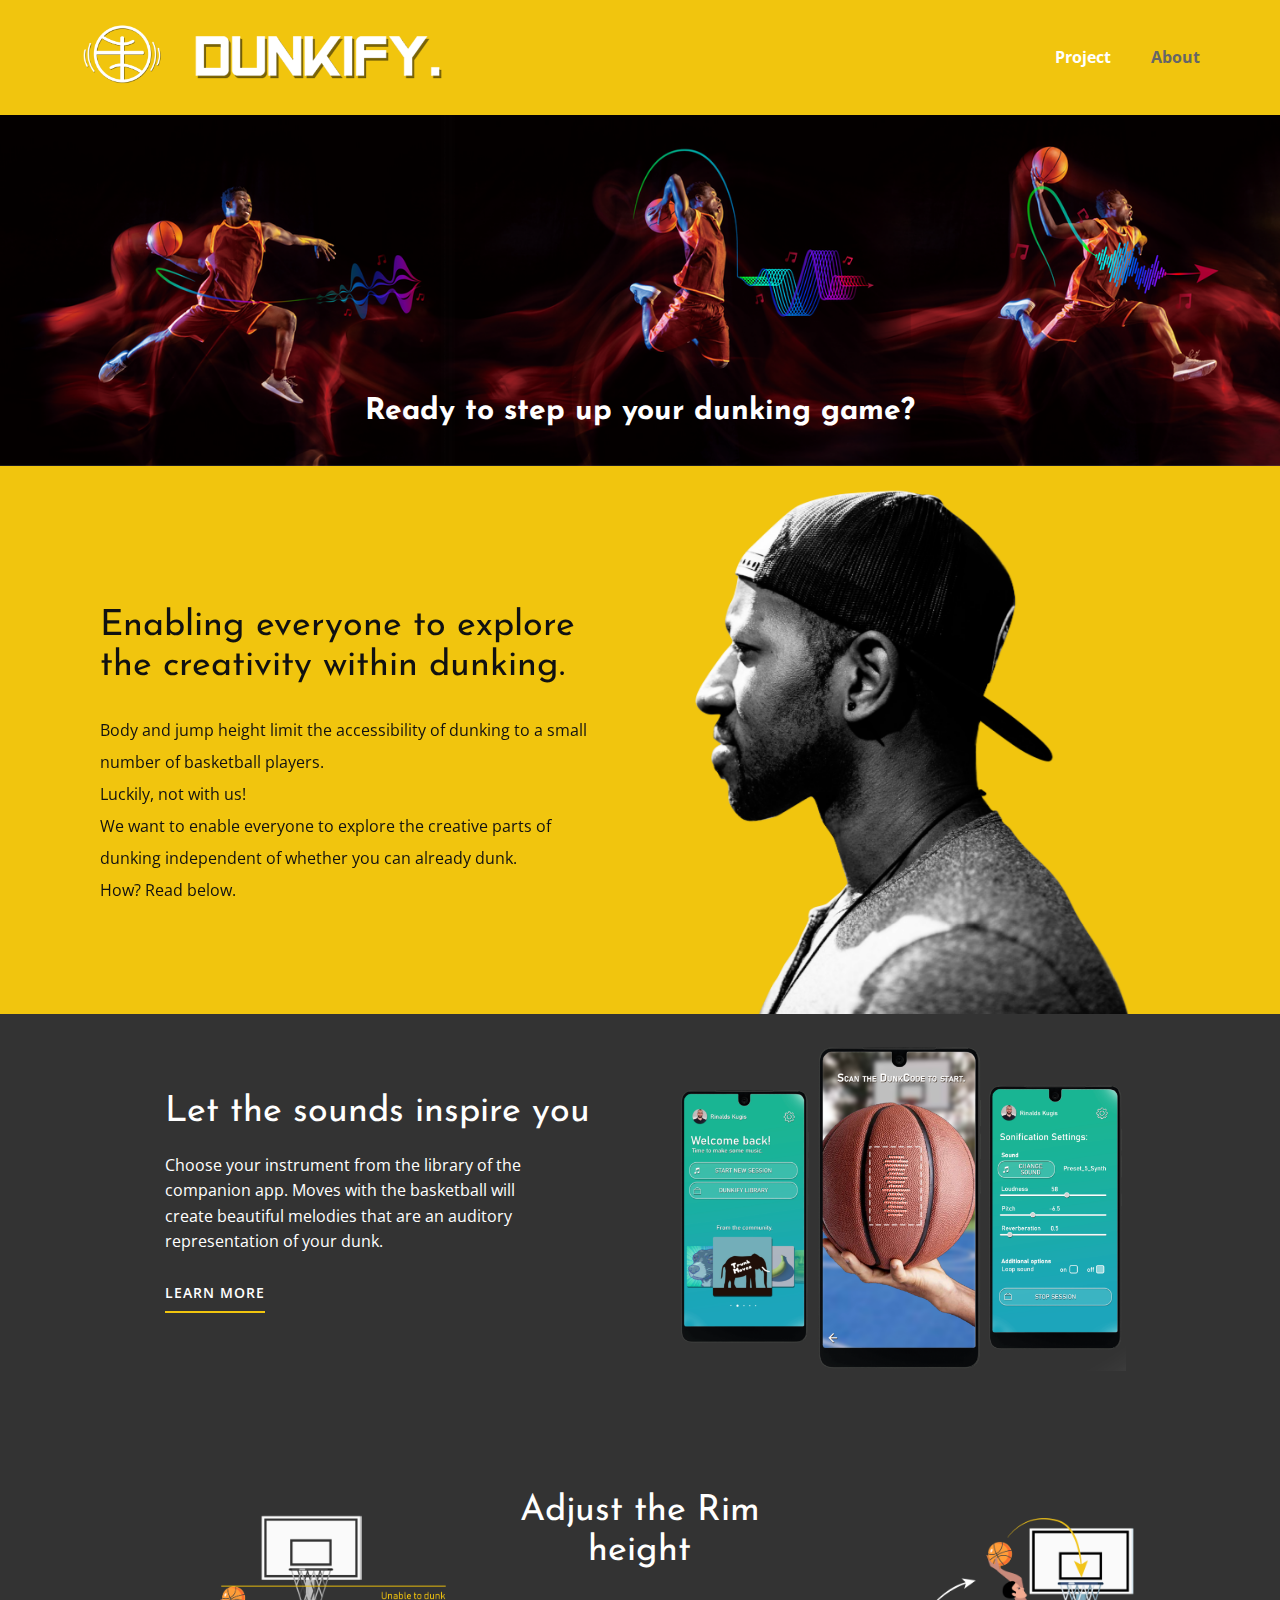
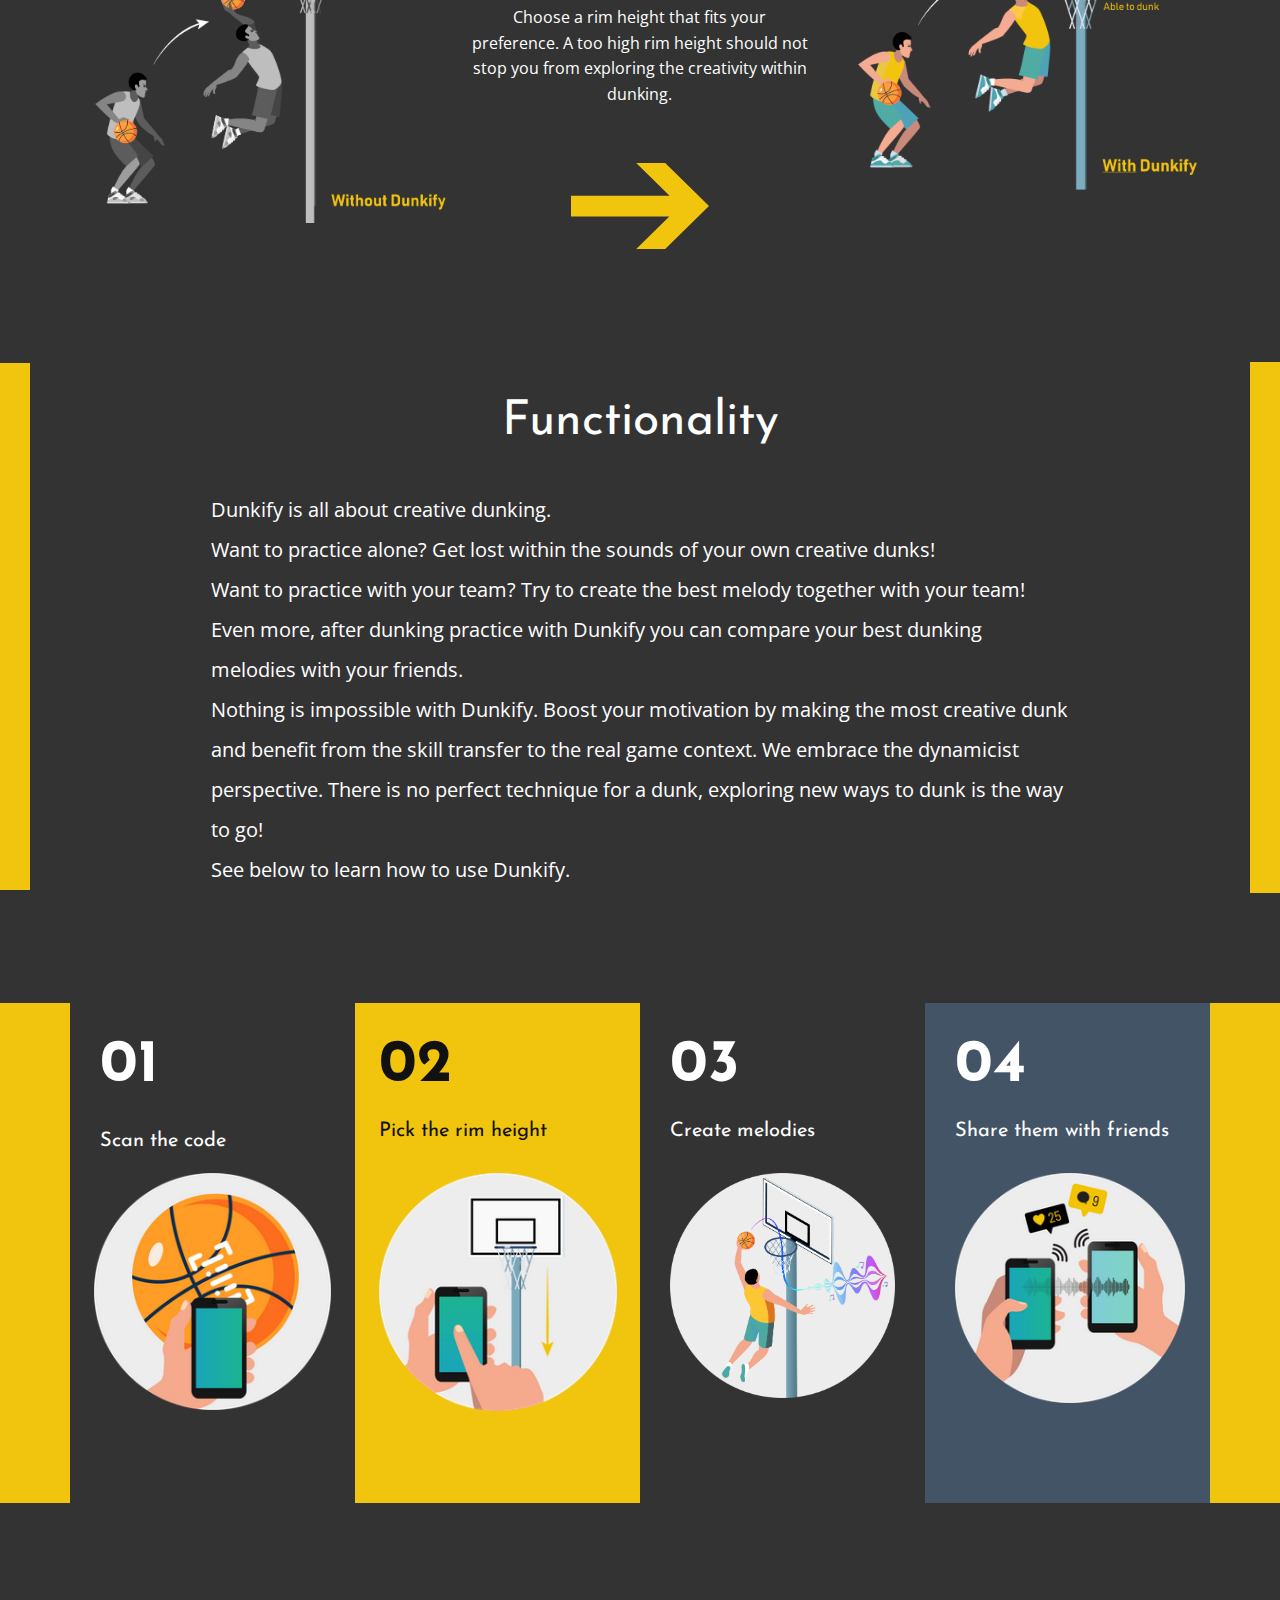
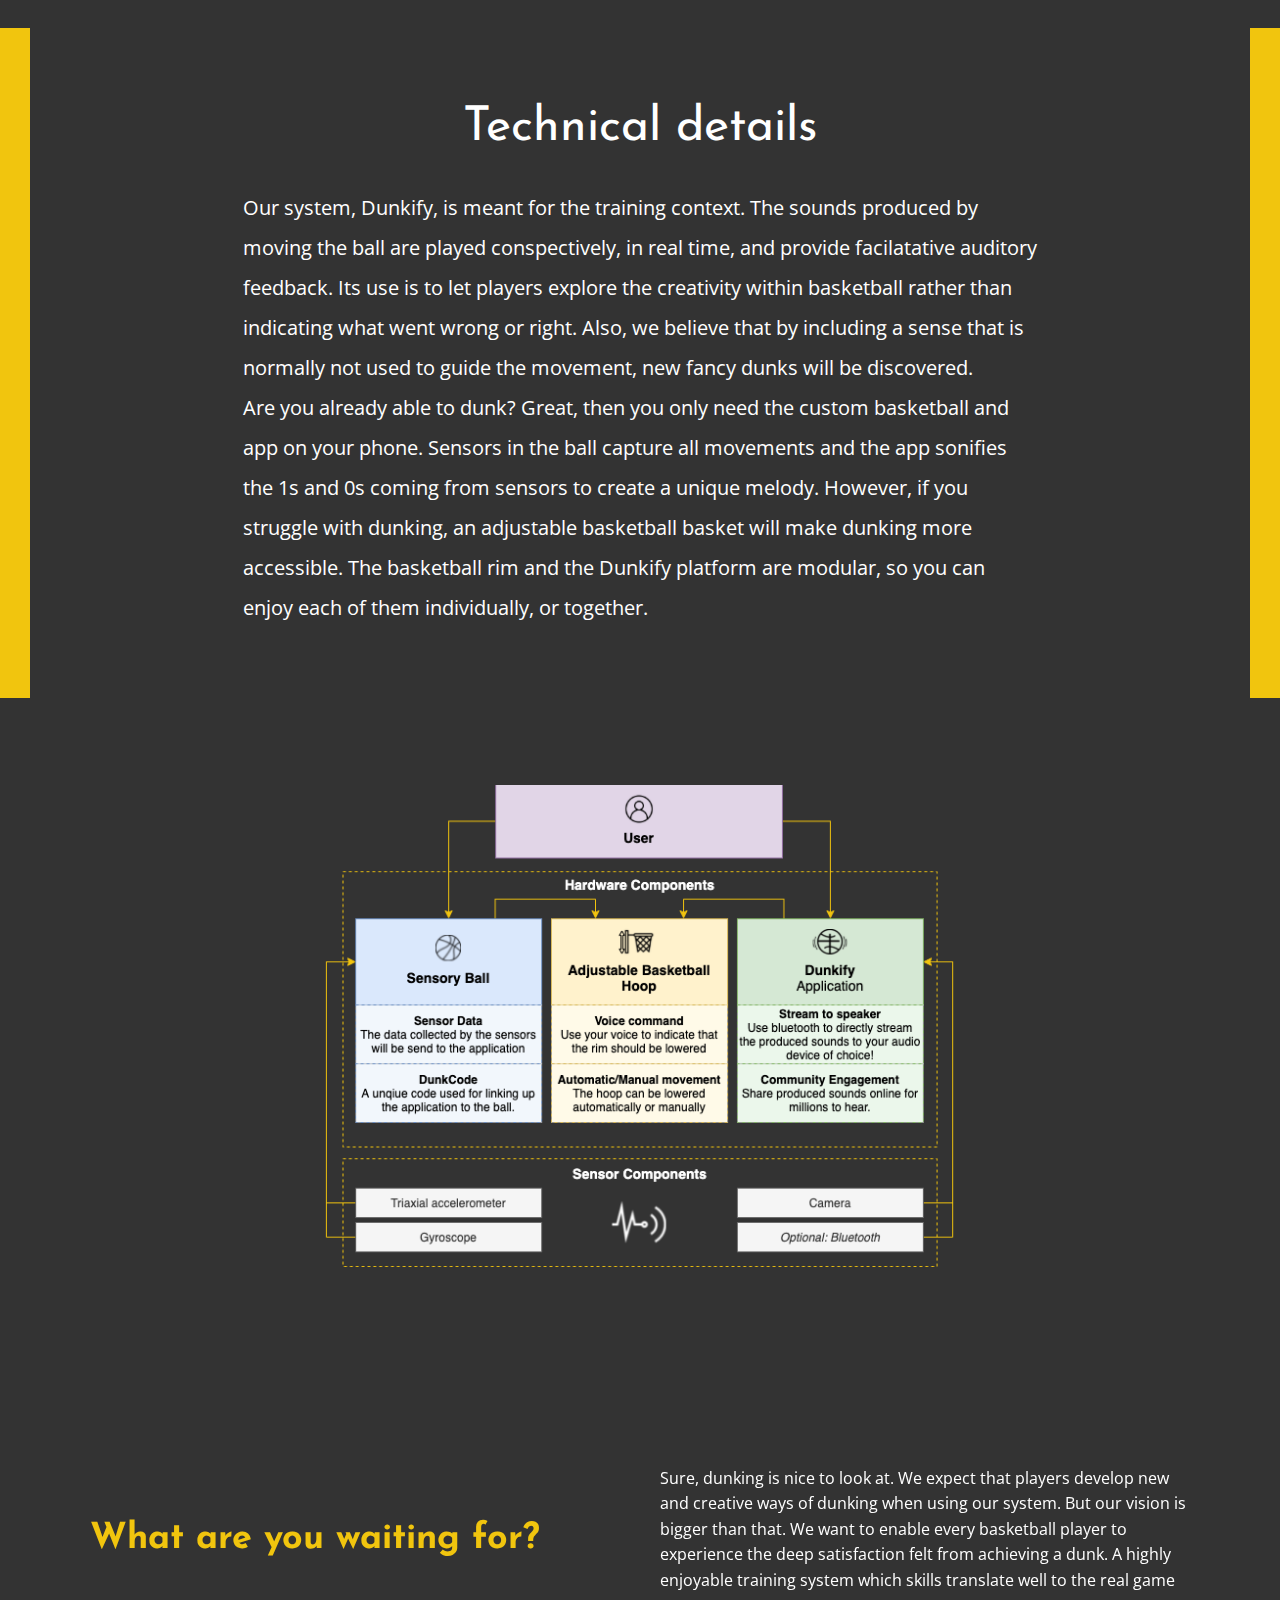
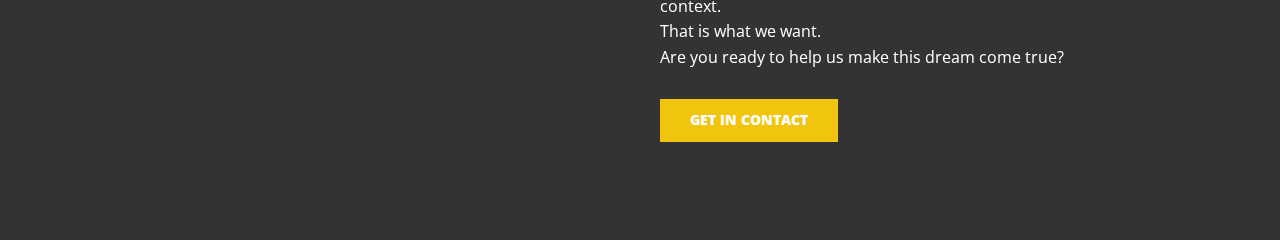
<file: index.html>
<!DOCTYPE html>
<html style="font-size: 16px;" lang="en">
  <head>
    <meta name="viewport" content="width=device-width, initial-scale=1.0">
    <meta charset="utf-8">
    <meta name="keywords" content="">
    <meta name="description" content="">
    <meta name="page_type" content="np-template-header-footer-from-plugin">
    <title>Project</title>
    <link rel="stylesheet" href="nicepage.css" media="screen">
<link rel="stylesheet" href="Project.css" media="screen">
    <script class="u-script" type="text/javascript" src="jquery.js" defer=""></script>
    <script class="u-script" type="text/javascript" src="nicepage.js" defer=""></script>
    <meta name="generator" content="Nicepage 3.17.5, nicepage.com">
    <link id="u-theme-google-font" rel="stylesheet" href="https://fonts.googleapis.com/css?family=Open+Sans:300,300i,400,400i,600,600i,700,700i,800,800i|Josefin+Sans:100,100i,200,200i,300,300i,400,400i,500,500i,600,600i,700,700i">
    <link id="u-page-google-font" rel="stylesheet" href="https://fonts.googleapis.com/css?family=Josefin+Sans:100,100i,200,200i,300,300i,400,400i,500,500i,600,600i,700,700i">
    
    
    
    
    
    
    
    
    
    
    <script type="application/ld+json">{
		"@context": "http://schema.org",
		"@type": "Organization",
		"name": "Dunkify",
		"logo": "images/LogoDunkify.png"
}</script>
    <meta property="og:title" content="Project">
    <meta property="og:type" content="website">
    <meta name="theme-color" content="#478ac9">
  </head>
  <body data-home-page="Project.html" data-home-page-title="Project" class="u-body"><header class="u-clearfix u-header u-palette-3-base u-header" id="sec-c689"><div class="u-clearfix u-sheet u-sheet-1">
        <a href="https://nicepage.com" class="u-image u-logo u-image-1" data-image-width="983" data-image-height="861" title="nothing">
          <img src="images/LogoDunkify.png" class="u-logo-image u-logo-image-1" data-image-width="79">
        </a>
        <nav class="u-menu u-menu-dropdown u-offcanvas u-menu-1">
          <div class="menu-collapse" style="font-size: 1rem; letter-spacing: 0px; font-weight: 700;">
            <a class="u-button-style u-custom-active-border-color u-custom-active-color u-custom-border u-custom-border-color u-custom-borders u-custom-hover-border-color u-custom-hover-color u-custom-left-right-menu-spacing u-custom-padding-bottom u-custom-text-active-color u-custom-text-color u-custom-text-hover-color u-custom-top-bottom-menu-spacing u-nav-link u-text-active-palette-1-base u-text-hover-palette-2-base" href="#">
              <svg><use xmlns:xlink="http://www.w3.org/1999/xlink" xlink:href="#menu-hamburger"></use></svg>
              <svg version="1.1" xmlns="http://www.w3.org/2000/svg" xmlns:xlink="http://www.w3.org/1999/xlink"><defs><symbol id="menu-hamburger" viewBox="0 0 16 16" style="width: 16px; height: 16px;"><rect y="1" width="16" height="2"></rect><rect y="7" width="16" height="2"></rect><rect y="13" width="16" height="2"></rect>
</symbol>
</defs></svg>
            </a>
          </div>
          <div class="u-custom-menu u-nav-container">
            <ul class="u-nav u-spacing-20 u-unstyled u-nav-1"><li class="u-nav-item"><a class="u-border-active-palette-1-base u-border-hover-palette-1-base u-border-no-left u-border-no-right u-border-no-top u-button-style u-nav-link u-text-active-white u-text-grey-60 u-text-hover-palette-2-base" href="Project.html" style="padding: 10px;">Project</a>
</li><li class="u-nav-item"><a class="u-border-active-palette-1-base u-border-hover-palette-1-base u-border-no-left u-border-no-right u-border-no-top u-button-style u-nav-link u-text-active-white u-text-grey-60 u-text-hover-palette-2-base" href="About.html" style="padding: 10px;">About</a>
</li></ul>
          </div>
          <div class="u-custom-menu u-nav-container-collapse">
            <div class="u-black u-container-style u-inner-container-layout u-opacity u-opacity-95 u-sidenav">
              <div class="u-sidenav-overflow">
                <div class="u-menu-close"></div>
                <ul class="u-align-center u-nav u-popupmenu-items u-unstyled u-nav-2"><li class="u-nav-item"><a class="u-button-style u-nav-link" href="Project.html" style="padding: 10px 20px;">Project</a>
</li><li class="u-nav-item"><a class="u-button-style u-nav-link" href="About.html" style="padding: 10px 20px;">About</a>
</li></ul>
              </div>
            </div>
            <div class="u-black u-menu-overlay u-opacity u-opacity-70"></div>
          </div>
        </nav>
        <img class="u-image u-image-default u-image-2" src="images/TitleDunkify.png" alt="" data-image-width="983" data-image-height="234">
      </div></header>
    <section class="skrollable u-align-left u-clearfix u-image u-section-1" id="carousel_8916" data-image-width="10109" data-image-height="2650">
      <div class="u-clearfix u-sheet u-sheet-1">
        <h3 class="u-align-center u-text u-text-white u-text-1">Ready to step up your dunking game?</h3>
      </div>
    </section>
    <section class="skrollable u-clearfix u-palette-3-base u-section-2" id="carousel_b7f7">
      <div class="u-clearfix u-sheet u-sheet-1">
        <div class="u-clearfix u-expanded-width u-layout-wrap u-layout-wrap-1">
          <div class="u-layout">
            <div class="u-layout-row">
              <div class="u-align-center-sm u-align-center-xs u-align-left-lg u-align-left-md u-align-left-xl u-container-style u-layout-cell u-left-cell u-size-30 u-layout-cell-1">
                <div class="u-container-layout u-container-layout-1">
                  <h2 class="u-text u-text-1" data-animation-name="fadeIn" data-animation-duration="2000" data-animation-delay="1500">Enabling everyone to explore the creativity within dunking.</h2>
                  <p class="u-text u-text-2" data-animation-name="fadeIn" data-animation-duration="2000" data-animation-delay="3000">Body and jump height limit the accessibility of dunking to a small number of basketball players.&nbsp;<br>Luckily, not with us!<br>We want to enable everyone to explore the creative parts of dunking independent of whether you can already dunk.<br>How? Read below.
                  </p>
                </div>
              </div>
              <div class="u-container-style u-layout-cell u-right-cell u-size-30 u-layout-cell-2">
                <div class="u-container-layout u-valign-bottom-md u-valign-top-sm u-valign-top-xs u-container-layout-2">
                  <img class="u-expanded-height u-image u-image-contain u-image-1" src="images/pexelsphoto305241.png" data-animation-name="fadeIn" data-animation-duration="2000" data-animation-delay="1500">
                </div>
              </div>
            </div>
          </div>
        </div>
      </div>
    </section>
    <section class="u-clearfix u-grey-80 u-section-3" id="sec-f767">
      <div class="u-clearfix u-sheet u-valign-bottom u-sheet-1">
        <div class="u-clearfix u-expanded-width u-gutter-10 u-layout-wrap u-layout-wrap-1">
          <div class="u-gutter-0 u-layout" style="">
            <div class="u-layout-col" style="">
              <div class="u-size-30">
                <div class="u-layout-row">
                  <div class="u-container-style u-layout-cell u-size-30 u-layout-cell-1">
                    <div class="u-container-layout u-container-layout-1">
                      <h2 class="u-text u-text-1">Let the sounds inspire you</h2>
                      <p class="u-text u-text-2">Choose your instrument from the library of the companion app. Moves with the basketball will create beautiful melodies that are an auditory representation of your dunk.</p>
                      <a href="Project.html#carousel_abc9" data-page-id="22709386" class="u-border-2 u-border-palette-3-base u-btn u-btn-rectangle u-button-style u-none u-text-body-alt-color u-btn-1">learn more</a>
                    </div>
                  </div>
                  <div class="u-align-left u-container-style u-layout-cell u-size-30 u-layout-cell-2">
                    <div class="u-container-layout u-container-layout-2">
                      <img class="u-image u-image-1" src="images/Bildschirmfoto2021-06-23um10.35.051.png" data-image-width="1554" data-image-height="1128">
                    </div>
                  </div>
                </div>
              </div>
              <div class="u-size-30" style="">
                <div class="u-layout-row" style="">
                  <div class="u-align-left u-container-style u-layout-cell u-size-20 u-layout-cell-3">
                    <div class="u-container-layout u-valign-bottom u-container-layout-3">
                      <img class="u-image u-image-2" src="images/dunk21.png" data-image-width="2293" data-image-height="1890">
                    </div>
                  </div>
                  <div class="u-align-center u-container-style u-layout-cell u-size-20 u-layout-cell-4">
                    <div class="u-container-layout u-container-layout-4">
                      <h2 class="u-text u-text-3">Adjust the Rim height</h2>
                      <p class="u-text u-text-4">Choose a rim height that fits your preference. A too high rim height should not stop you from exploring the creativity within dunking.</p>
                      <div class="u-align-center u-shape u-shape-svg u-text-palette-3-base u-shape-1">
                        <svg class="u-svg-link" preserveAspectRatio="none" viewBox="0 0 160 100" style=""><use xmlns:xlink="http://www.w3.org/1999/xlink" xlink:href="#svg-ebd1"></use></svg>
                        <svg class="u-svg-content" viewBox="0 0 160 100" x="0px" y="0px" id="svg-ebd1" style="enable-background:new 0 0 160 100;"><g><path d="M109.2,99.9L160,50L109.2,0H75.6l38.7,38H0v24.2h114L75.6,100L109.2,99.9z"></path>
</g></svg>
                      </div>
                    </div>
                  </div>
                  <div class="u-container-style u-layout-cell u-size-20 u-layout-cell-5">
                    <div class="u-container-layout u-container-layout-5">
                      <img class="u-image u-image-3" src="images/dunk31.png" data-image-width="2293" data-image-height="1900">
                    </div>
                  </div>
                </div>
              </div>
            </div>
          </div>
        </div>
      </div>
    </section>
    <section class="u-clearfix u-grey-80 u-valign-middle u-section-4" id="carousel_322a">
      <div class="u-container-style u-expanded-width u-group u-shape-rectangle u-group-1">
        <div class="u-container-layout u-container-layout-1">
          <div class="u-expanded-height-xl u-palette-3-base u-shape u-shape-rectangle u-shape-1"></div>
          <h2 class="u-align-center u-text u-text-1">Functionality</h2>
          <p class="u-align-left u-text u-text-2">
            <span style="font-weight: 400;"></span>Dunkify is all about creative dunking.&nbsp;&nbsp;<br>Want to practice alone? Get lost within the sounds of your own creative dunks!<br>Want to practice with your team? Try to create the best melody together with your team!
Even more, after dunking practice with Dunkify you can compare your best dunking melodies with your friends.<br>Nothing is impossible with Dunkify. Boost your motivation by making the most creative dunk and benefit from the skill transfer to the real game context. We embrace the dynamicist perspective. There is no perfect technique for a dunk, exploring new ways to dunk is the way to go!&nbsp;<br>See below to learn how to use Dunkify.<br>
          </p>
          <div class="u-expanded-height-md u-expanded-height-sm u-expanded-height-xs u-palette-3-base u-shape u-shape-rectangle u-shape-2"></div>
        </div>
      </div>
    </section>
    <section class="u-align-center u-clearfix u-palette-3-base u-section-5" id="carousel_4c12">
      <div class="u-clearfix u-sheet u-valign-middle u-sheet-1">
        <div class="u-clearfix u-expanded-width u-layout-wrap u-layout-wrap-1">
          <div class="u-gutter-0 u-layout">
            <div class="u-layout-row">
              <div class="u-container-style u-grey-80 u-layout-cell u-size-15 u-size-30-md u-layout-cell-1" data-animation-name="fadeIn" data-animation-duration="1500" data-animation-delay="0">
                <div class="u-container-layout u-container-layout-1">
                  <h2 class="u-text u-text-1">01</h2>
                  <h4 class="u-text u-text-2">Scan the code</h4>
                  <img class="u-image u-image-default u-preserve-proportions u-image-1" src="images/sport_final2.png" alt="" data-image-width="2613" data-image-height="2613">
                </div>
              </div>
              <div class="u-container-style u-layout-cell u-palette-3-base u-size-15 u-size-30-md u-layout-cell-2" data-animation-name="fadeIn" data-animation-duration="1500" data-animation-delay="500">
                <div class="u-container-layout u-container-layout-2">
                  <h2 class="u-text u-text-3">02</h2>
                  <h4 class="u-align-left u-text u-text-4">Pick the rim height</h4>
                  <img class="u-image u-image-default u-preserve-proportions u-image-2" src="images/sport_final.png" alt="" data-image-width="2612" data-image-height="2612">
                </div>
              </div>
              <div class="u-container-style u-grey-80 u-layout-cell u-size-15 u-size-30-md u-layout-cell-3" data-animation-name="fadeIn" data-animation-duration="1500" data-animation-delay="1000">
                <div class="u-container-layout u-container-layout-3">
                  <h2 class="u-text u-text-5">03</h2>
                  <h4 class="u-text u-text-6">Create melodies</h4>
                  <img class="u-expanded-width u-image u-image-default u-image-3" src="images/sport_final4.png" alt="" data-image-width="1600" data-image-height="1599">
                </div>
              </div>
              <div class="u-container-style u-layout-cell u-palette-1-dark-2 u-size-15 u-size-30-md u-layout-cell-4" data-animation-name="fadeIn" data-animation-duration="1500" data-animation-delay="1500">
                <div class="u-container-layout u-container-layout-4">
                  <h2 class="u-text u-text-7">04</h2>
                  <h4 class="u-text u-text-8">Share them with friends</h4>
                  <img class="u-expanded-width u-image u-image-default u-preserve-proportions u-image-4" src="images/sport_final3.png" alt="" data-image-width="2613" data-image-height="2612">
                </div>
              </div>
            </div>
          </div>
        </div>
      </div>
    </section>
    <section class="u-clearfix u-grey-80 u-section-6" id="carousel_abc9">
      <div class="u-container-style u-expanded-width u-group u-shape-rectangle u-group-1">
        <div class="u-container-layout u-container-layout-1">
          <div class="u-expanded-height u-palette-3-base u-shape u-shape-rectangle u-shape-1"></div>
          <h2 class="u-align-center u-text u-text-1">Technical details</h2>
          <p class="u-align-left u-text u-text-2"> Our system, Dunkify, is meant for the training context. The sounds produced by moving the ball are played conspectively, in real time, and provide facilatative auditory feedback. Its use is to let players explore the creativity within basketball rather than indicating what went wrong or right. Also, we believe that by including a sense that is normally not used to guide the movement, new fancy dunks will be discovered.&nbsp;<br>Are you already able to dunk? Great, then you only need the custom basketball and app on your phone. Sensors in the ball capture all movements and the app sonifies the 1s and 0s coming from sensors to create a unique melody. However, if you struggle with dunking, an adjustable basketball basket will make dunking more accessible. The basketball rim and the Dunkify platform are modular, so you can enjoy each of them individually, or together. 
          </p>
          <div class="u-expanded-height u-palette-3-base u-shape u-shape-rectangle u-shape-2"></div>
        </div>
      </div>
    </section>
    <section class="u-clearfix u-grey-80 u-section-7" id="sec-2633">
      <div class="u-clearfix u-sheet u-valign-middle u-sheet-1">
        <img class="u-image u-image-default u-image-1" src="images/white.png" alt="" data-image-width="656" data-image-height="493">
      </div>
    </section>
    <section class="u-clearfix u-grey-80 u-section-8" id="carousel_3f70">
      <div class="u-clearfix u-sheet u-sheet-1">
        <div class="u-clearfix u-expanded-width u-layout-wrap u-layout-wrap-1">
          <div class="u-layout">
            <div class="u-layout-row">
              <div class="u-container-style u-layout-cell u-left-cell u-size-30 u-layout-cell-1" data-animation-name="fadeIn" data-animation-duration="1000" data-animation-delay="0">
                <div class="u-container-layout u-container-layout-1">
                  <h2 class="u-text u-text-palette-3-base u-text-1">What are you waiting for?</h2>
                </div>
              </div>
              <div class="u-align-left u-container-style u-layout-cell u-right-cell u-size-30 u-layout-cell-2" data-animation-name="fadeIn" data-animation-duration="1000" data-animation-delay="0">
                <div class="u-container-layout u-container-layout-2">
                  <p class="u-text u-text-2">Sure, dunking is nice to look at. We expect that players develop new and creative ways of dunking when using our system. But our vision is bigger than that. We want to enable every basketball player to experience the deep satisfaction felt from achieving a dunk. A&nbsp;highly enjoyable&nbsp;training&nbsp;system which skills translate well to the real game context.&nbsp;<br>That is what we want.&nbsp;<br>Are you ready to help us make this dream come true?<br>
                  </p>
                  <a href="About.html" data-page-id="259609329" class="u-btn u-button-style u-palette-3-base u-text-body-alt-color u-btn-1">Get In contact</a>
                </div>
              </div>
            </div>
          </div>
        </div>
      </div>
    </section>
    
    
    
    <span style="height: 64px; width: 64px; margin-left: 0px; margin-right: auto; margin-top: 0px; background-image: none; right: 20px; bottom: 20px" class="u-back-to-top u-icon u-icon-circle u-opacity u-opacity-85 u-palette-3-base u-spacing-15 u-text-body-alt-color" data-href="#">
        <svg class="u-svg-link" preserveAspectRatio="xMidYMin slice" viewBox="0 0 551.13 551.13"><use xmlns:xlink="http://www.w3.org/1999/xlink" xlink:href="#svg-1d98"></use></svg>
        <svg class="u-svg-content" enable-background="new 0 0 551.13 551.13" viewBox="0 0 551.13 551.13" xmlns="http://www.w3.org/2000/svg" id="svg-1d98"><path d="m275.565 189.451 223.897 223.897h51.668l-275.565-275.565-275.565 275.565h51.668z"></path></svg>
    </span>
  </body>
</html>
</file>
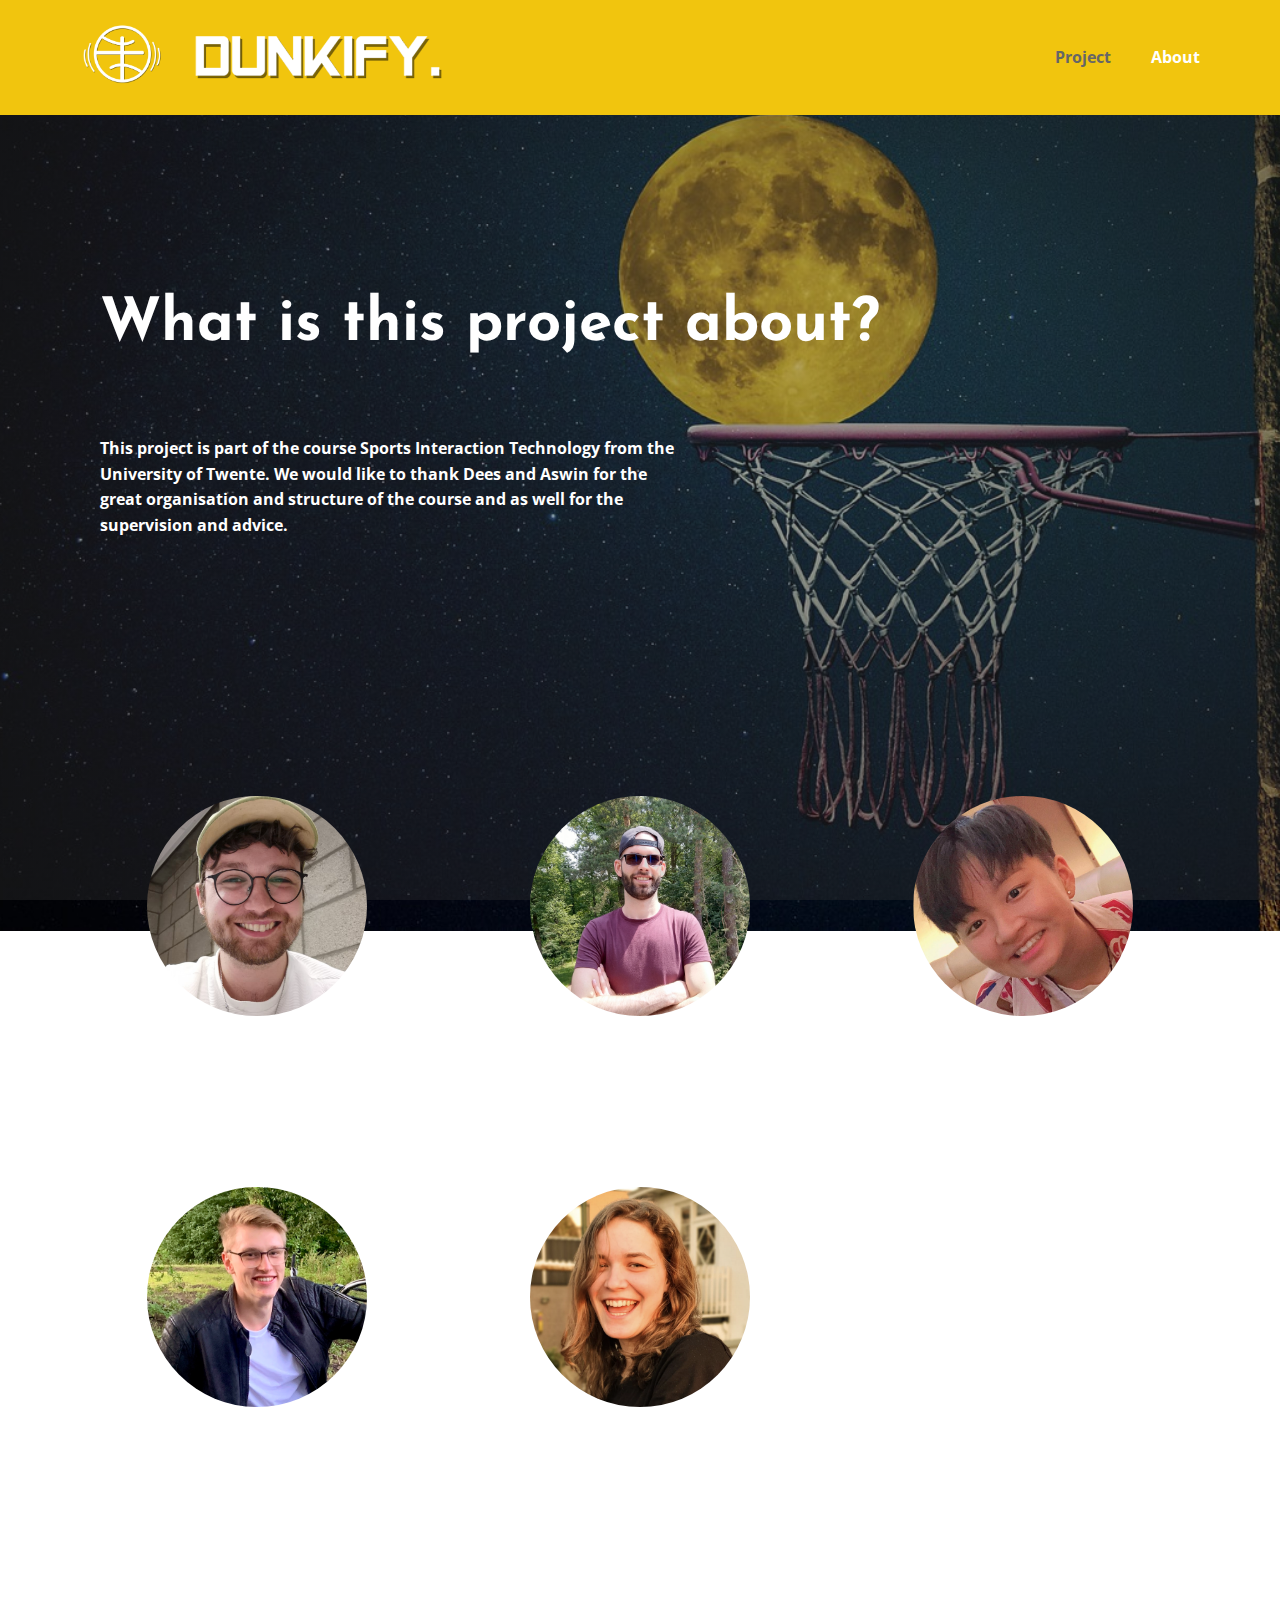
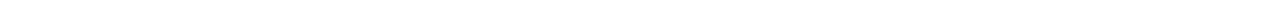
<file: About.html>
<!DOCTYPE html>
<html style="font-size: 16px;" lang="en">
  <head>
    <meta name="viewport" content="width=device-width, initial-scale=1.0">
    <meta charset="utf-8">
    <meta name="keywords" content="">
    <meta name="description" content="">
    <meta name="page_type" content="np-template-header-footer-from-plugin">
    <title>About</title>
    <link rel="stylesheet" href="nicepage.css" media="screen">
<link rel="stylesheet" href="About.css" media="screen">
    <script class="u-script" type="text/javascript" src="jquery.js" defer=""></script>
    <script class="u-script" type="text/javascript" src="nicepage.js" defer=""></script>
    <meta name="generator" content="Nicepage 3.17.5, nicepage.com">
    <link id="u-theme-google-font" rel="stylesheet" href="https://fonts.googleapis.com/css?family=Open+Sans:300,300i,400,400i,600,600i,700,700i,800,800i|Josefin+Sans:100,100i,200,200i,300,300i,400,400i,500,500i,600,600i,700,700i">
    
    
    
    <script type="application/ld+json">{
		"@context": "http://schema.org",
		"@type": "Organization",
		"name": "Dunkify",
		"logo": "images/LogoDunkify.png"
}</script>
    <meta property="og:title" content="About">
    <meta property="og:type" content="website">
    <meta name="theme-color" content="#478ac9">
  </head>
  <body class="u-body"><header class="u-clearfix u-header u-palette-3-base u-header" id="sec-c689"><div class="u-clearfix u-sheet u-sheet-1">
        <a href="https://nicepage.com" class="u-image u-logo u-image-1" data-image-width="983" data-image-height="861" title="nothing">
          <img src="images/LogoDunkify.png" class="u-logo-image u-logo-image-1" data-image-width="79">
        </a>
        <nav class="u-menu u-menu-dropdown u-offcanvas u-menu-1">
          <div class="menu-collapse" style="font-size: 1rem; letter-spacing: 0px; font-weight: 700;">
            <a class="u-button-style u-custom-active-border-color u-custom-active-color u-custom-border u-custom-border-color u-custom-borders u-custom-hover-border-color u-custom-hover-color u-custom-left-right-menu-spacing u-custom-padding-bottom u-custom-text-active-color u-custom-text-color u-custom-text-hover-color u-custom-top-bottom-menu-spacing u-nav-link u-text-active-palette-1-base u-text-hover-palette-2-base" href="#">
              <svg><use xmlns:xlink="http://www.w3.org/1999/xlink" xlink:href="#menu-hamburger"></use></svg>
              <svg version="1.1" xmlns="http://www.w3.org/2000/svg" xmlns:xlink="http://www.w3.org/1999/xlink"><defs><symbol id="menu-hamburger" viewBox="0 0 16 16" style="width: 16px; height: 16px;"><rect y="1" width="16" height="2"></rect><rect y="7" width="16" height="2"></rect><rect y="13" width="16" height="2"></rect>
</symbol>
</defs></svg>
            </a>
          </div>
          <div class="u-custom-menu u-nav-container">
            <ul class="u-nav u-spacing-20 u-unstyled u-nav-1"><li class="u-nav-item"><a class="u-border-active-palette-1-base u-border-hover-palette-1-base u-border-no-left u-border-no-right u-border-no-top u-button-style u-nav-link u-text-active-white u-text-grey-60 u-text-hover-palette-2-base" href="Project.html" style="padding: 10px;">Project</a>
</li><li class="u-nav-item"><a class="u-border-active-palette-1-base u-border-hover-palette-1-base u-border-no-left u-border-no-right u-border-no-top u-button-style u-nav-link u-text-active-white u-text-grey-60 u-text-hover-palette-2-base" href="About.html" style="padding: 10px;">About</a>
</li></ul>
          </div>
          <div class="u-custom-menu u-nav-container-collapse">
            <div class="u-black u-container-style u-inner-container-layout u-opacity u-opacity-95 u-sidenav">
              <div class="u-sidenav-overflow">
                <div class="u-menu-close"></div>
                <ul class="u-align-center u-nav u-popupmenu-items u-unstyled u-nav-2"><li class="u-nav-item"><a class="u-button-style u-nav-link" href="Project.html" style="padding: 10px 20px;">Project</a>
</li><li class="u-nav-item"><a class="u-button-style u-nav-link" href="About.html" style="padding: 10px 20px;">About</a>
</li></ul>
              </div>
            </div>
            <div class="u-black u-menu-overlay u-opacity u-opacity-70"></div>
          </div>
        </nav>
        <img class="u-image u-image-default u-image-2" src="images/TitleDunkify.png" alt="" data-image-width="983" data-image-height="234">
      </div></header>
    <section class="skrollable u-clearfix u-image u-parallax u-shading u-section-1" id="carousel_dbd4" data-image-width="1280" data-image-height="723">
      <div class="u-clearfix u-sheet u-sheet-1">
        <div class="u-clearfix u-expanded-width u-layout-wrap u-layout-wrap-1">
          <div class="u-layout">
            <div class="u-layout-row">
              <div class="u-container-style u-layout-cell u-size-60 u-layout-cell-1">
                <div class="u-container-layout u-container-layout-1">
                  <h1 class="u-custom-font u-text u-text-body-alt-color u-text-1">What is this project about?</h1>
                  <p class="u-text u-text-body-alt-color u-text-2">This project is part of the course Sports Interaction Technology from the University of Twente. We would like to thank Dees and Aswin for the great organisation and structure of the course and as well for the supervision and advice.</p>
                </div>
              </div>
            </div>
          </div>
        </div>
        <div class="u-expanded-width u-list u-list-1">
          <div class="u-repeater u-repeater-1">
            <div class="u-align-center u-container-style u-custom-background u-list-item u-repeater-item">
              <div class="u-container-layout u-similar-container u-valign-top u-container-layout-2">
                <div alt="" class="u-image u-image-circle u-image-1" src="" data-image-width="814" data-image-height="994"></div>
                <h5 class="u-text u-text-3">Jop Paulissen</h5>
                <p class="u-text u-text-4">Interaction Technology</p>
              </div>
            </div>
            <div class="u-align-center u-container-style u-custom-background u-list-item u-repeater-item">
              <div class="u-container-layout u-similar-container u-valign-top u-container-layout-3">
                <div alt="" class="u-image u-image-circle u-image-2" src="" data-image-width="1268" data-image-height="1368"></div>
                <h5 class="u-text u-text-5">Rinalds Kugis</h5>
                <p class="u-text u-text-6">Interaction Technology</p>
              </div>
            </div>
            <div class="u-align-center u-container-style u-custom-background u-list-item u-repeater-item">
              <div class="u-container-layout u-similar-container u-valign-top u-container-layout-4">
                <div alt="" class="u-image u-image-circle u-image-3" src="" data-image-width="1162" data-image-height="1262"></div>
                <h5 class="u-text u-text-7">Hao Yang</h5>
                <p class="u-text u-text-8">Interaction Technology</p>
              </div>
            </div>
            <div class="u-align-center u-container-style u-custom-background u-list-item u-repeater-item">
              <div class="u-container-layout u-similar-container u-valign-top u-container-layout-5">
                <div alt="" class="u-image u-image-circle u-image-4" src="" data-image-width="602" data-image-height="626"></div>
                <h5 class="u-text u-text-9">Tjard Lüdeke</h5>
                <p class="u-text u-text-10">Interaction Technology</p>
              </div>
            </div>
            <div class="u-align-center u-container-style u-custom-background u-list-item u-repeater-item">
              <div class="u-container-layout u-similar-container u-valign-top u-container-layout-6">
                <div alt="" class="u-image u-image-circle u-image-5" src="" data-image-width="1600" data-image-height="1395"></div>
                <h5 class="u-text u-text-11">Melissa van Schaik<br>
                </h5>
                <p class="u-text u-text-12">Interaction Technology</p>
              </div>
            </div>
            <div class="u-align-center u-container-style u-custom-background u-list-item u-repeater-item u-shape-rectangle">
              <div class="u-container-layout u-similar-container u-valign-top u-container-layout-7">
                <div alt="" class="u-image u-image-circle u-image-6" src="" data-image-width="2132" data-image-height="1204"></div>
                <h5 class="u-text u-text-13">&nbsp;</h5>
                <p class="u-text u-text-14">&nbsp;</p>
              </div>
            </div>
          </div>
        </div>
      </div>
    </section>
    
    
    
    
  </body>
</html>
</file>
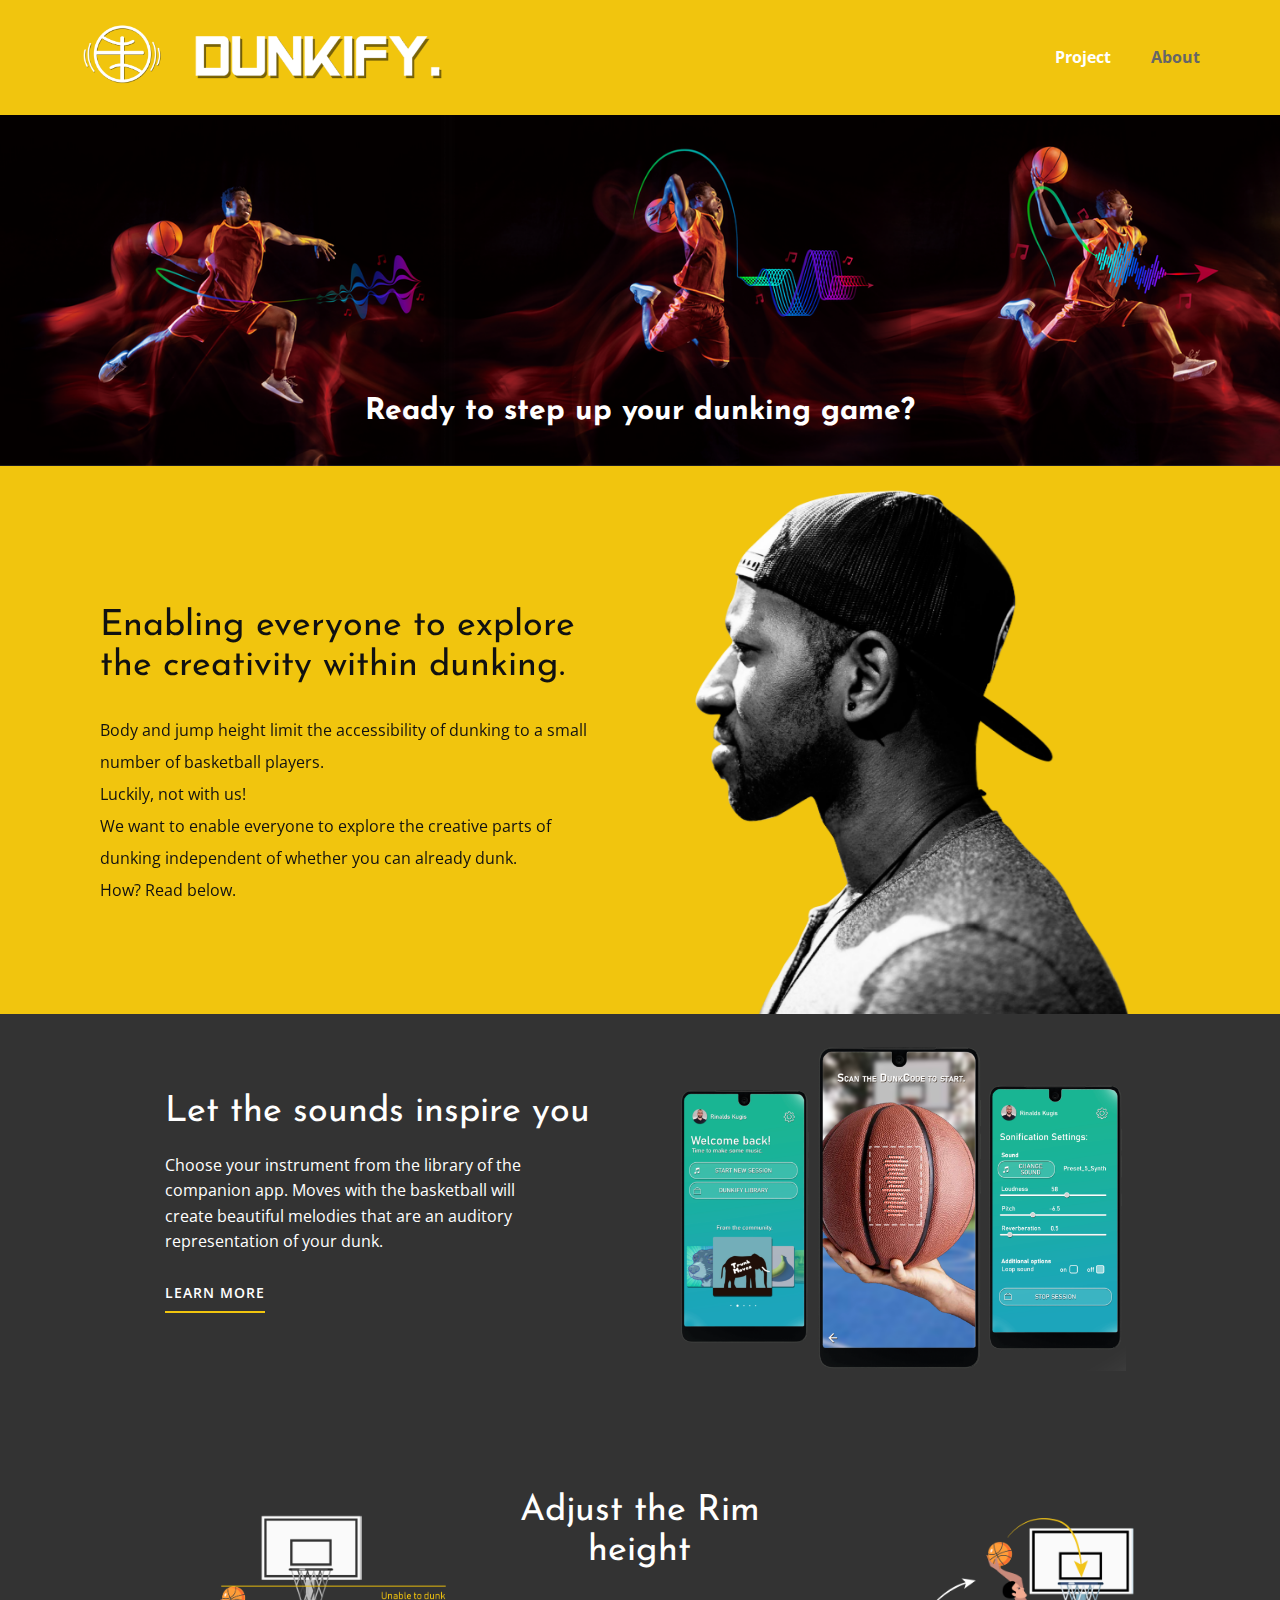
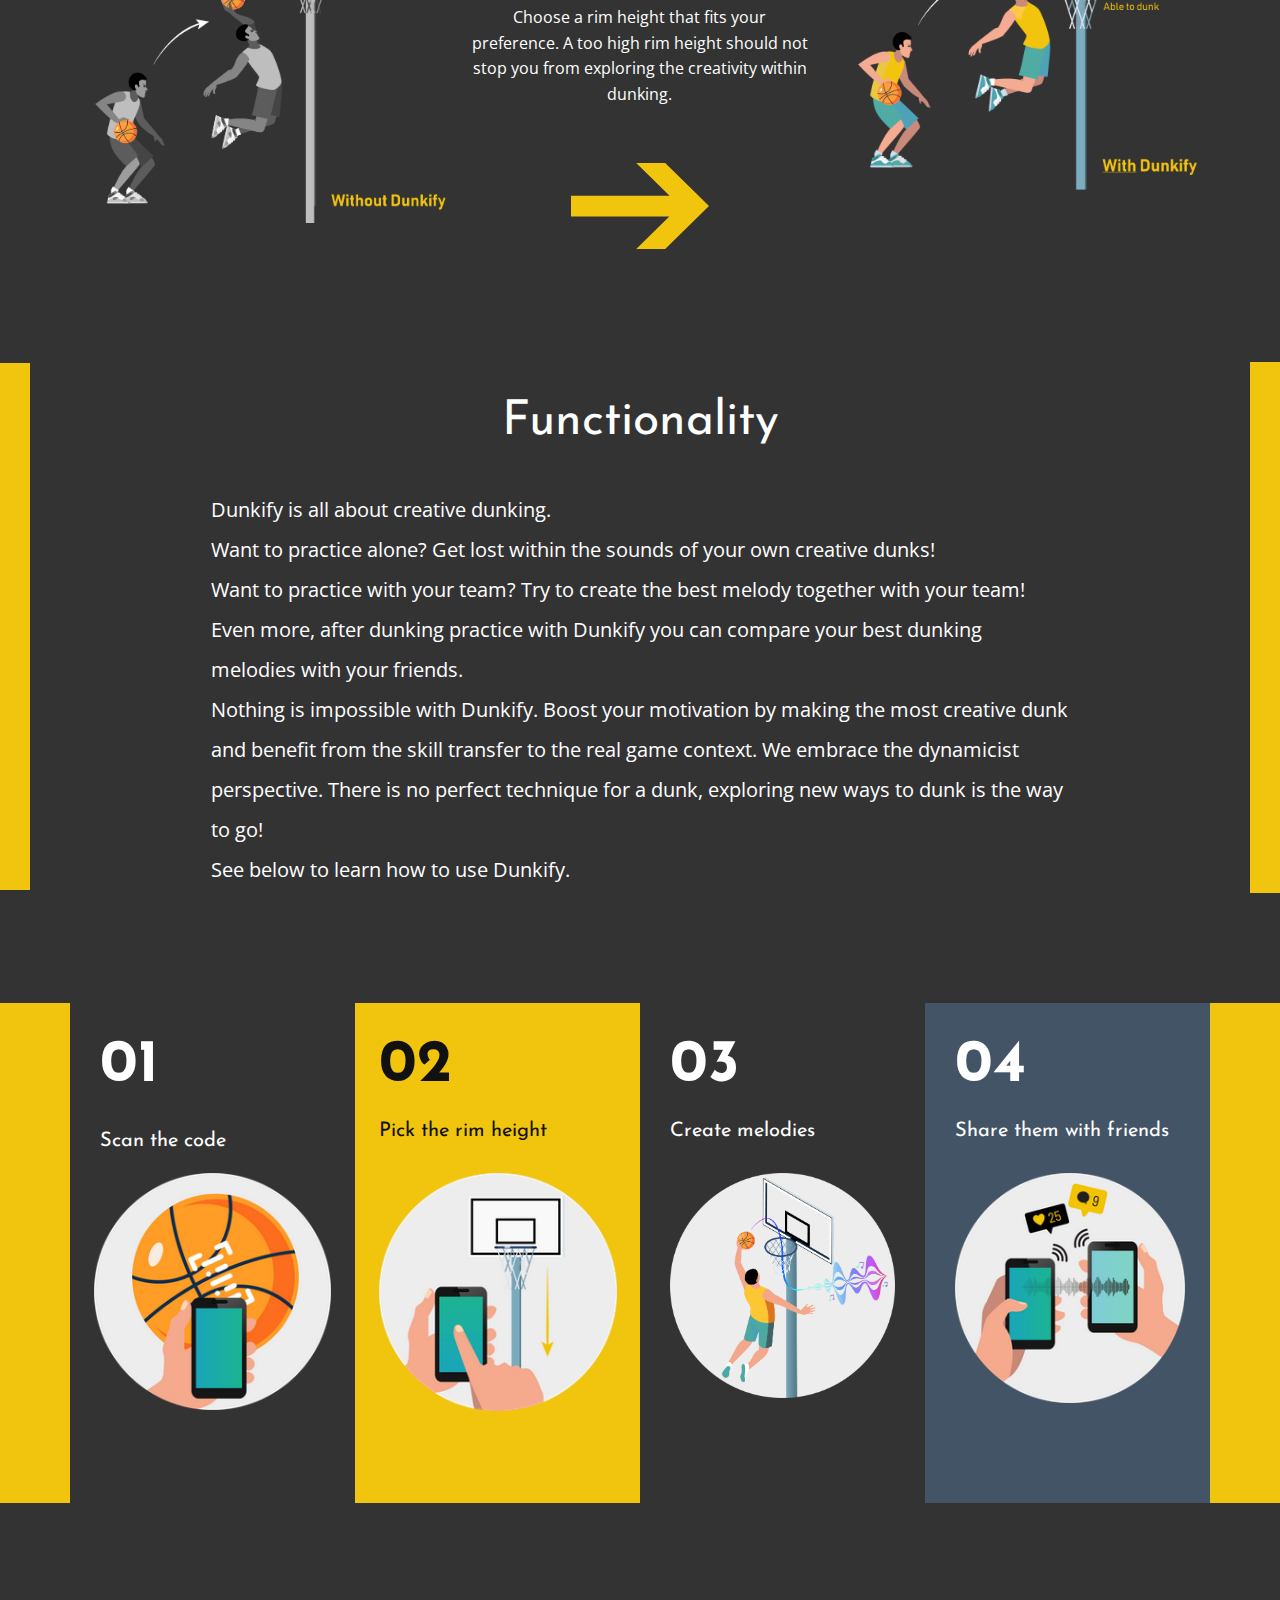
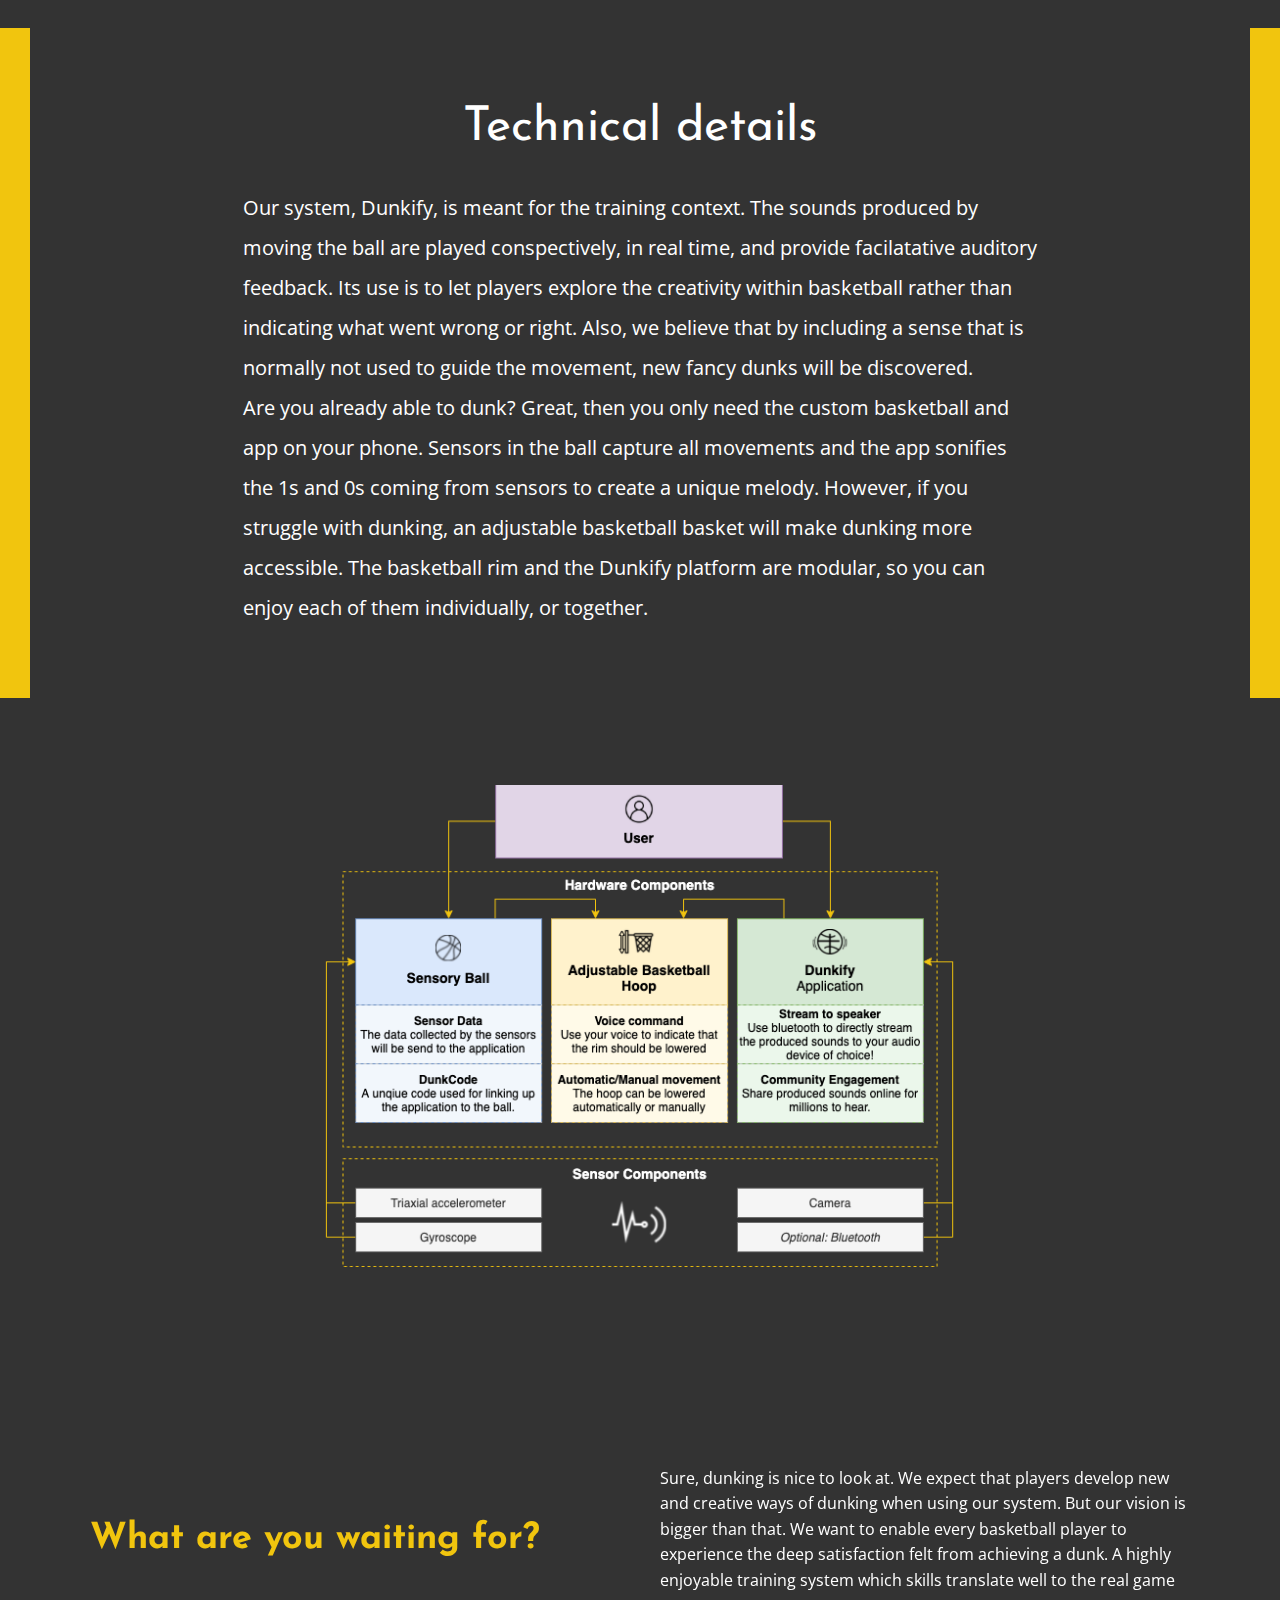
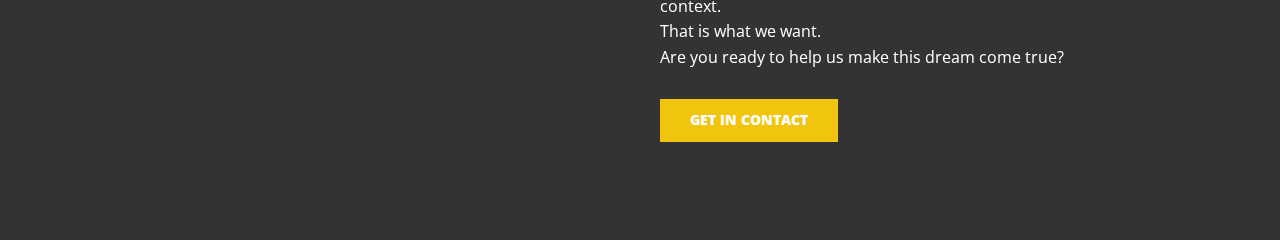
<file: Project.html>
<!DOCTYPE html>
<html style="font-size: 16px;" lang="en">
  <head>
    <meta name="viewport" content="width=device-width, initial-scale=1.0">
    <meta charset="utf-8">
    <meta name="keywords" content="">
    <meta name="description" content="">
    <meta name="page_type" content="np-template-header-footer-from-plugin">
    <title>Project</title>
    <link rel="stylesheet" href="nicepage.css" media="screen">
<link rel="stylesheet" href="Project.css" media="screen">
    <script class="u-script" type="text/javascript" src="jquery.js" defer=""></script>
    <script class="u-script" type="text/javascript" src="nicepage.js" defer=""></script>
    <meta name="generator" content="Nicepage 3.17.5, nicepage.com">
    <link id="u-theme-google-font" rel="stylesheet" href="https://fonts.googleapis.com/css?family=Open+Sans:300,300i,400,400i,600,600i,700,700i,800,800i|Josefin+Sans:100,100i,200,200i,300,300i,400,400i,500,500i,600,600i,700,700i">
    <link id="u-page-google-font" rel="stylesheet" href="https://fonts.googleapis.com/css?family=Josefin+Sans:100,100i,200,200i,300,300i,400,400i,500,500i,600,600i,700,700i">
    
    
    
    
    
    
    
    
    
    
    <script type="application/ld+json">{
		"@context": "http://schema.org",
		"@type": "Organization",
		"name": "Dunkify",
		"logo": "images/LogoDunkify.png"
}</script>
    <meta property="og:title" content="Project">
    <meta property="og:type" content="website">
    <meta name="theme-color" content="#478ac9">
  </head>
  <body class="u-body"><header class="u-clearfix u-header u-palette-3-base u-header" id="sec-c689"><div class="u-clearfix u-sheet u-sheet-1">
        <a href="https://nicepage.com" class="u-image u-logo u-image-1" data-image-width="983" data-image-height="861" title="nothing">
          <img src="images/LogoDunkify.png" class="u-logo-image u-logo-image-1" data-image-width="79">
        </a>
        <nav class="u-menu u-menu-dropdown u-offcanvas u-menu-1">
          <div class="menu-collapse" style="font-size: 1rem; letter-spacing: 0px; font-weight: 700;">
            <a class="u-button-style u-custom-active-border-color u-custom-active-color u-custom-border u-custom-border-color u-custom-borders u-custom-hover-border-color u-custom-hover-color u-custom-left-right-menu-spacing u-custom-padding-bottom u-custom-text-active-color u-custom-text-color u-custom-text-hover-color u-custom-top-bottom-menu-spacing u-nav-link u-text-active-palette-1-base u-text-hover-palette-2-base" href="#">
              <svg><use xmlns:xlink="http://www.w3.org/1999/xlink" xlink:href="#menu-hamburger"></use></svg>
              <svg version="1.1" xmlns="http://www.w3.org/2000/svg" xmlns:xlink="http://www.w3.org/1999/xlink"><defs><symbol id="menu-hamburger" viewBox="0 0 16 16" style="width: 16px; height: 16px;"><rect y="1" width="16" height="2"></rect><rect y="7" width="16" height="2"></rect><rect y="13" width="16" height="2"></rect>
</symbol>
</defs></svg>
            </a>
          </div>
          <div class="u-custom-menu u-nav-container">
            <ul class="u-nav u-spacing-20 u-unstyled u-nav-1"><li class="u-nav-item"><a class="u-border-active-palette-1-base u-border-hover-palette-1-base u-border-no-left u-border-no-right u-border-no-top u-button-style u-nav-link u-text-active-white u-text-grey-60 u-text-hover-palette-2-base" href="Project.html" style="padding: 10px;">Project</a>
</li><li class="u-nav-item"><a class="u-border-active-palette-1-base u-border-hover-palette-1-base u-border-no-left u-border-no-right u-border-no-top u-button-style u-nav-link u-text-active-white u-text-grey-60 u-text-hover-palette-2-base" href="About.html" style="padding: 10px;">About</a>
</li></ul>
          </div>
          <div class="u-custom-menu u-nav-container-collapse">
            <div class="u-black u-container-style u-inner-container-layout u-opacity u-opacity-95 u-sidenav">
              <div class="u-sidenav-overflow">
                <div class="u-menu-close"></div>
                <ul class="u-align-center u-nav u-popupmenu-items u-unstyled u-nav-2"><li class="u-nav-item"><a class="u-button-style u-nav-link" href="Project.html" style="padding: 10px 20px;">Project</a>
</li><li class="u-nav-item"><a class="u-button-style u-nav-link" href="About.html" style="padding: 10px 20px;">About</a>
</li></ul>
              </div>
            </div>
            <div class="u-black u-menu-overlay u-opacity u-opacity-70"></div>
          </div>
        </nav>
        <img class="u-image u-image-default u-image-2" src="images/TitleDunkify.png" alt="" data-image-width="983" data-image-height="234">
      </div></header>
    <section class="skrollable u-align-left u-clearfix u-image u-section-1" id="carousel_8916" data-image-width="10109" data-image-height="2650">
      <div class="u-clearfix u-sheet u-sheet-1">
        <h3 class="u-align-center u-text u-text-white u-text-1">Ready to step up your dunking game?</h3>
      </div>
    </section>
    <section class="skrollable u-clearfix u-palette-3-base u-section-2" id="carousel_b7f7">
      <div class="u-clearfix u-sheet u-sheet-1">
        <div class="u-clearfix u-expanded-width u-layout-wrap u-layout-wrap-1">
          <div class="u-layout">
            <div class="u-layout-row">
              <div class="u-align-center-sm u-align-center-xs u-align-left-lg u-align-left-md u-align-left-xl u-container-style u-layout-cell u-left-cell u-size-30 u-layout-cell-1">
                <div class="u-container-layout u-container-layout-1">
                  <h2 class="u-text u-text-1" data-animation-name="fadeIn" data-animation-duration="2000" data-animation-delay="1500">Enabling everyone to explore the creativity within dunking.</h2>
                  <p class="u-text u-text-2" data-animation-name="fadeIn" data-animation-duration="2000" data-animation-delay="3000">Body and jump height limit the accessibility of dunking to a small number of basketball players.&nbsp;<br>Luckily, not with us!<br>We want to enable everyone to explore the creative parts of dunking independent of whether you can already dunk.<br>How? Read below.
                  </p>
                </div>
              </div>
              <div class="u-container-style u-layout-cell u-right-cell u-size-30 u-layout-cell-2">
                <div class="u-container-layout u-valign-bottom-md u-valign-top-sm u-valign-top-xs u-container-layout-2">
                  <img class="u-expanded-height u-image u-image-contain u-image-1" src="images/pexelsphoto305241.png" data-animation-name="fadeIn" data-animation-duration="2000" data-animation-delay="1500">
                </div>
              </div>
            </div>
          </div>
        </div>
      </div>
    </section>
    <section class="u-clearfix u-grey-80 u-section-3" id="sec-f767">
      <div class="u-clearfix u-sheet u-valign-bottom u-sheet-1">
        <div class="u-clearfix u-expanded-width u-gutter-10 u-layout-wrap u-layout-wrap-1">
          <div class="u-gutter-0 u-layout" style="">
            <div class="u-layout-col" style="">
              <div class="u-size-30">
                <div class="u-layout-row">
                  <div class="u-container-style u-layout-cell u-size-30 u-layout-cell-1">
                    <div class="u-container-layout u-container-layout-1">
                      <h2 class="u-text u-text-1">Let the sounds inspire you</h2>
                      <p class="u-text u-text-2">Choose your instrument from the library of the companion app. Moves with the basketball will create beautiful melodies that are an auditory representation of your dunk.</p>
                      <a href="Project.html#carousel_abc9" data-page-id="22709386" class="u-border-2 u-border-palette-3-base u-btn u-btn-rectangle u-button-style u-none u-text-body-alt-color u-btn-1">learn more</a>
                    </div>
                  </div>
                  <div class="u-align-left u-container-style u-layout-cell u-size-30 u-layout-cell-2">
                    <div class="u-container-layout u-container-layout-2">
                      <img class="u-image u-image-1" src="images/Bildschirmfoto2021-06-23um10.35.051.png" data-image-width="1554" data-image-height="1128">
                    </div>
                  </div>
                </div>
              </div>
              <div class="u-size-30" style="">
                <div class="u-layout-row" style="">
                  <div class="u-align-left u-container-style u-layout-cell u-size-20 u-layout-cell-3">
                    <div class="u-container-layout u-valign-bottom u-container-layout-3">
                      <img class="u-image u-image-2" src="images/dunk21.png" data-image-width="2293" data-image-height="1890">
                    </div>
                  </div>
                  <div class="u-align-center u-container-style u-layout-cell u-size-20 u-layout-cell-4">
                    <div class="u-container-layout u-container-layout-4">
                      <h2 class="u-text u-text-3">Adjust the Rim height</h2>
                      <p class="u-text u-text-4">Choose a rim height that fits your preference. A too high rim height should not stop you from exploring the creativity within dunking.</p>
                      <div class="u-align-center u-shape u-shape-svg u-text-palette-3-base u-shape-1">
                        <svg class="u-svg-link" preserveAspectRatio="none" viewBox="0 0 160 100" style=""><use xmlns:xlink="http://www.w3.org/1999/xlink" xlink:href="#svg-ebd1"></use></svg>
                        <svg class="u-svg-content" viewBox="0 0 160 100" x="0px" y="0px" id="svg-ebd1" style="enable-background:new 0 0 160 100;"><g><path d="M109.2,99.9L160,50L109.2,0H75.6l38.7,38H0v24.2h114L75.6,100L109.2,99.9z"></path>
</g></svg>
                      </div>
                    </div>
                  </div>
                  <div class="u-container-style u-layout-cell u-size-20 u-layout-cell-5">
                    <div class="u-container-layout u-container-layout-5">
                      <img class="u-image u-image-3" src="images/dunk31.png" data-image-width="2293" data-image-height="1900">
                    </div>
                  </div>
                </div>
              </div>
            </div>
          </div>
        </div>
      </div>
    </section>
    <section class="u-clearfix u-grey-80 u-valign-middle u-section-4" id="carousel_322a">
      <div class="u-container-style u-expanded-width u-group u-shape-rectangle u-group-1">
        <div class="u-container-layout u-container-layout-1">
          <div class="u-expanded-height-xl u-palette-3-base u-shape u-shape-rectangle u-shape-1"></div>
          <h2 class="u-align-center u-text u-text-1">Functionality</h2>
          <p class="u-align-left u-text u-text-2">
            <span style="font-weight: 400;"></span>Dunkify is all about creative dunking.&nbsp;&nbsp;<br>Want to practice alone? Get lost within the sounds of your own creative dunks!<br>Want to practice with your team? Try to create the best melody together with your team!
Even more, after dunking practice with Dunkify you can compare your best dunking melodies with your friends.<br>Nothing is impossible with Dunkify. Boost your motivation by making the most creative dunk and benefit from the skill transfer to the real game context. We embrace the dynamicist perspective. There is no perfect technique for a dunk, exploring new ways to dunk is the way to go!&nbsp;<br>See below to learn how to use Dunkify.<br>
          </p>
          <div class="u-expanded-height-md u-expanded-height-sm u-expanded-height-xs u-palette-3-base u-shape u-shape-rectangle u-shape-2"></div>
        </div>
      </div>
    </section>
    <section class="u-align-center u-clearfix u-palette-3-base u-section-5" id="carousel_4c12">
      <div class="u-clearfix u-sheet u-valign-middle u-sheet-1">
        <div class="u-clearfix u-expanded-width u-layout-wrap u-layout-wrap-1">
          <div class="u-gutter-0 u-layout">
            <div class="u-layout-row">
              <div class="u-container-style u-grey-80 u-layout-cell u-size-15 u-size-30-md u-layout-cell-1" data-animation-name="fadeIn" data-animation-duration="1500" data-animation-delay="0">
                <div class="u-container-layout u-container-layout-1">
                  <h2 class="u-text u-text-1">01</h2>
                  <h4 class="u-text u-text-2">Scan the code</h4>
                  <img class="u-image u-image-default u-preserve-proportions u-image-1" src="images/sport_final2.png" alt="" data-image-width="2613" data-image-height="2613">
                </div>
              </div>
              <div class="u-container-style u-layout-cell u-palette-3-base u-size-15 u-size-30-md u-layout-cell-2" data-animation-name="fadeIn" data-animation-duration="1500" data-animation-delay="500">
                <div class="u-container-layout u-container-layout-2">
                  <h2 class="u-text u-text-3">02</h2>
                  <h4 class="u-align-left u-text u-text-4">Pick the rim height</h4>
                  <img class="u-image u-image-default u-preserve-proportions u-image-2" src="images/sport_final.png" alt="" data-image-width="2612" data-image-height="2612">
                </div>
              </div>
              <div class="u-container-style u-grey-80 u-layout-cell u-size-15 u-size-30-md u-layout-cell-3" data-animation-name="fadeIn" data-animation-duration="1500" data-animation-delay="1000">
                <div class="u-container-layout u-container-layout-3">
                  <h2 class="u-text u-text-5">03</h2>
                  <h4 class="u-text u-text-6">Create melodies</h4>
                  <img class="u-expanded-width u-image u-image-default u-image-3" src="images/sport_final4.png" alt="" data-image-width="1600" data-image-height="1599">
                </div>
              </div>
              <div class="u-container-style u-layout-cell u-palette-1-dark-2 u-size-15 u-size-30-md u-layout-cell-4" data-animation-name="fadeIn" data-animation-duration="1500" data-animation-delay="1500">
                <div class="u-container-layout u-container-layout-4">
                  <h2 class="u-text u-text-7">04</h2>
                  <h4 class="u-text u-text-8">Share them with friends</h4>
                  <img class="u-expanded-width u-image u-image-default u-preserve-proportions u-image-4" src="images/sport_final3.png" alt="" data-image-width="2613" data-image-height="2612">
                </div>
              </div>
            </div>
          </div>
        </div>
      </div>
    </section>
    <section class="u-clearfix u-grey-80 u-section-6" id="carousel_abc9">
      <div class="u-container-style u-expanded-width u-group u-shape-rectangle u-group-1">
        <div class="u-container-layout u-container-layout-1">
          <div class="u-expanded-height u-palette-3-base u-shape u-shape-rectangle u-shape-1"></div>
          <h2 class="u-align-center u-text u-text-1">Technical details</h2>
          <p class="u-align-left u-text u-text-2"> Our system, Dunkify, is meant for the training context. The sounds produced by moving the ball are played conspectively, in real time, and provide facilatative auditory feedback. Its use is to let players explore the creativity within basketball rather than indicating what went wrong or right. Also, we believe that by including a sense that is normally not used to guide the movement, new fancy dunks will be discovered.&nbsp;<br>Are you already able to dunk? Great, then you only need the custom basketball and app on your phone. Sensors in the ball capture all movements and the app sonifies the 1s and 0s coming from sensors to create a unique melody. However, if you struggle with dunking, an adjustable basketball basket will make dunking more accessible. The basketball rim and the Dunkify platform are modular, so you can enjoy each of them individually, or together. 
          </p>
          <div class="u-expanded-height u-palette-3-base u-shape u-shape-rectangle u-shape-2"></div>
        </div>
      </div>
    </section>
    <section class="u-clearfix u-grey-80 u-section-7" id="sec-2633">
      <div class="u-clearfix u-sheet u-valign-middle u-sheet-1">
        <img class="u-image u-image-default u-image-1" src="images/white.png" alt="" data-image-width="656" data-image-height="493">
      </div>
    </section>
    <section class="u-clearfix u-grey-80 u-section-8" id="carousel_3f70">
      <div class="u-clearfix u-sheet u-sheet-1">
        <div class="u-clearfix u-expanded-width u-layout-wrap u-layout-wrap-1">
          <div class="u-layout">
            <div class="u-layout-row">
              <div class="u-container-style u-layout-cell u-left-cell u-size-30 u-layout-cell-1" data-animation-name="fadeIn" data-animation-duration="1000" data-animation-delay="0">
                <div class="u-container-layout u-container-layout-1">
                  <h2 class="u-text u-text-palette-3-base u-text-1">What are you waiting for?</h2>
                </div>
              </div>
              <div class="u-align-left u-container-style u-layout-cell u-right-cell u-size-30 u-layout-cell-2" data-animation-name="fadeIn" data-animation-duration="1000" data-animation-delay="0">
                <div class="u-container-layout u-container-layout-2">
                  <p class="u-text u-text-2">Sure, dunking is nice to look at. We expect that players develop new and creative ways of dunking when using our system. But our vision is bigger than that. We want to enable every basketball player to experience the deep satisfaction felt from achieving a dunk. A&nbsp;highly enjoyable&nbsp;training&nbsp;system which skills translate well to the real game context.&nbsp;<br>That is what we want.&nbsp;<br>Are you ready to help us make this dream come true?<br>
                  </p>
                  <a href="About.html" data-page-id="259609329" class="u-btn u-button-style u-palette-3-base u-text-body-alt-color u-btn-1">Get In contact</a>
                </div>
              </div>
            </div>
          </div>
        </div>
      </div>
    </section>
    
    
    
    <span style="height: 64px; width: 64px; margin-left: 0px; margin-right: auto; margin-top: 0px; background-image: none; right: 20px; bottom: 20px" class="u-back-to-top u-icon u-icon-circle u-opacity u-opacity-85 u-palette-3-base u-spacing-15 u-text-body-alt-color" data-href="#">
        <svg class="u-svg-link" preserveAspectRatio="xMidYMin slice" viewBox="0 0 551.13 551.13"><use xmlns:xlink="http://www.w3.org/1999/xlink" xlink:href="#svg-1d98"></use></svg>
        <svg class="u-svg-content" enable-background="new 0 0 551.13 551.13" viewBox="0 0 551.13 551.13" xmlns="http://www.w3.org/2000/svg" id="svg-1d98"><path d="m275.565 189.451 223.897 223.897h51.668l-275.565-275.565-275.565 275.565h51.668z"></path></svg>
    </span>
  </body>
</html>
</file>
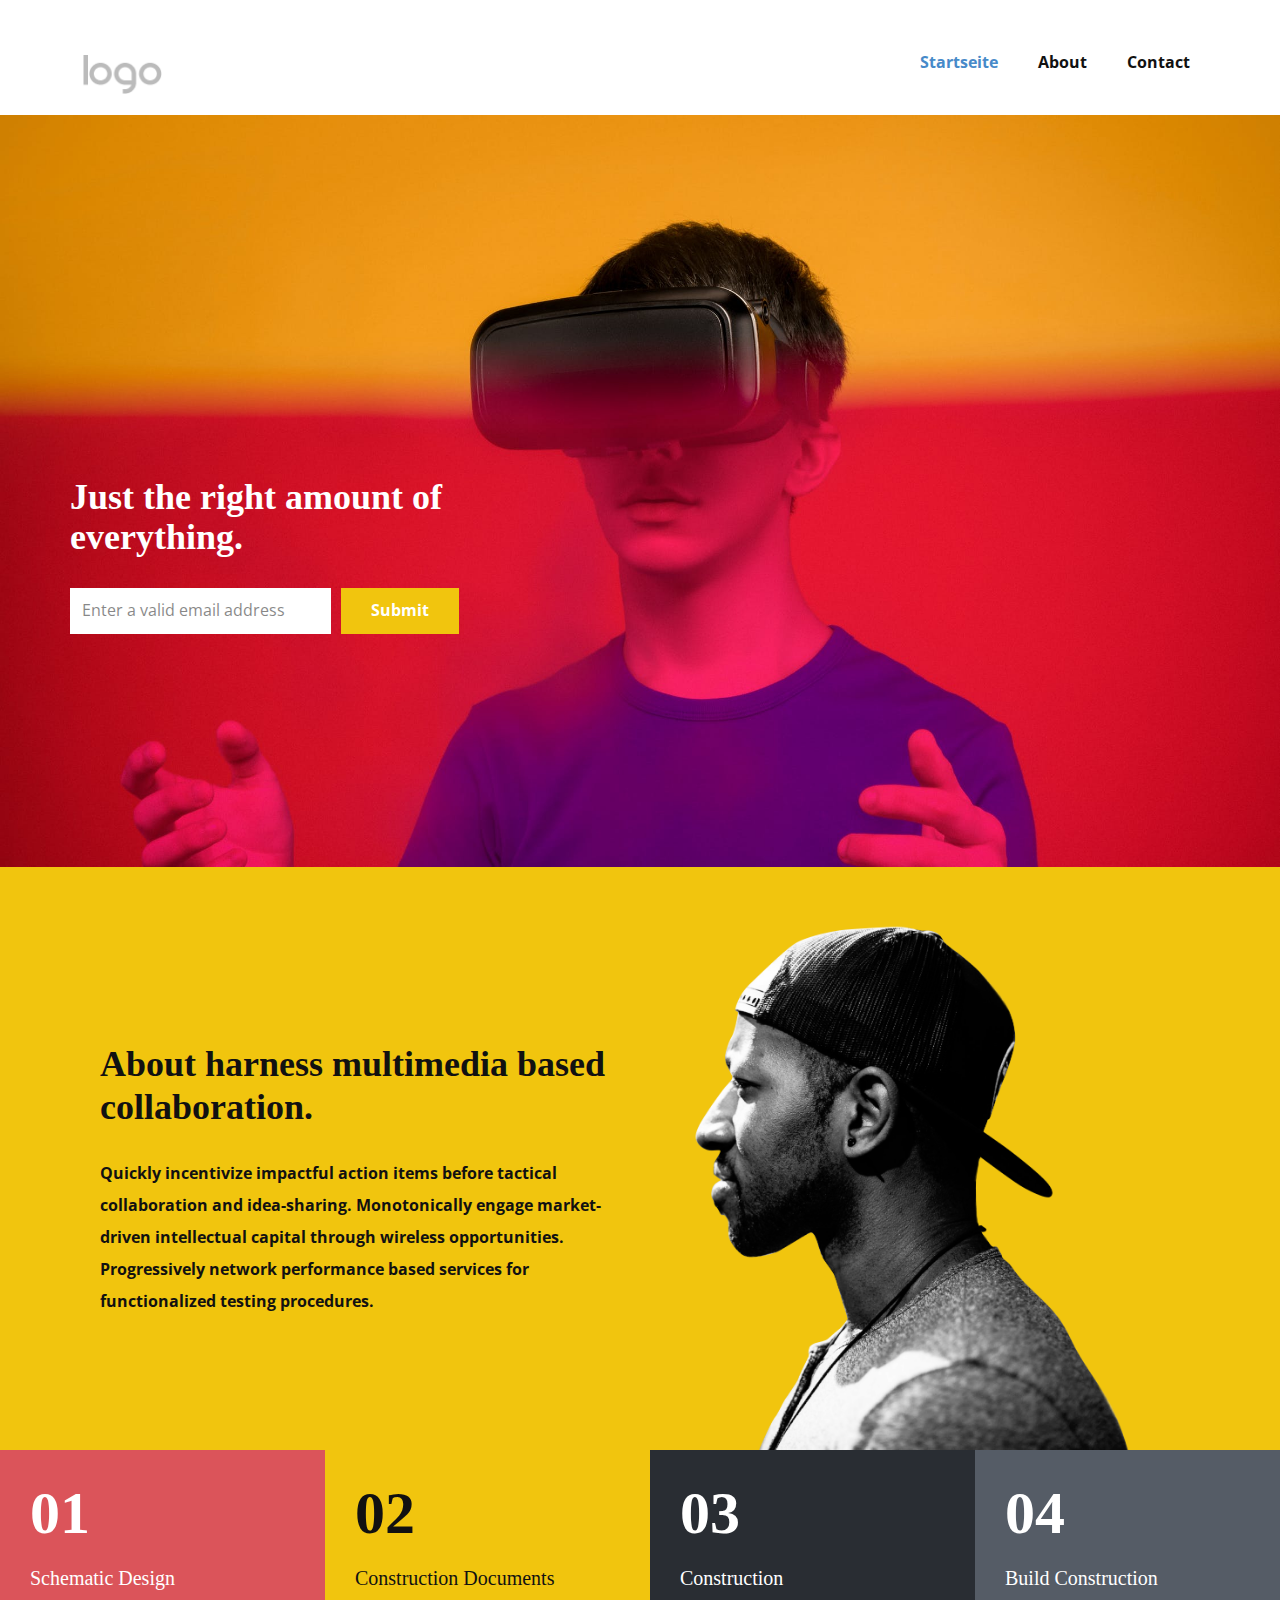
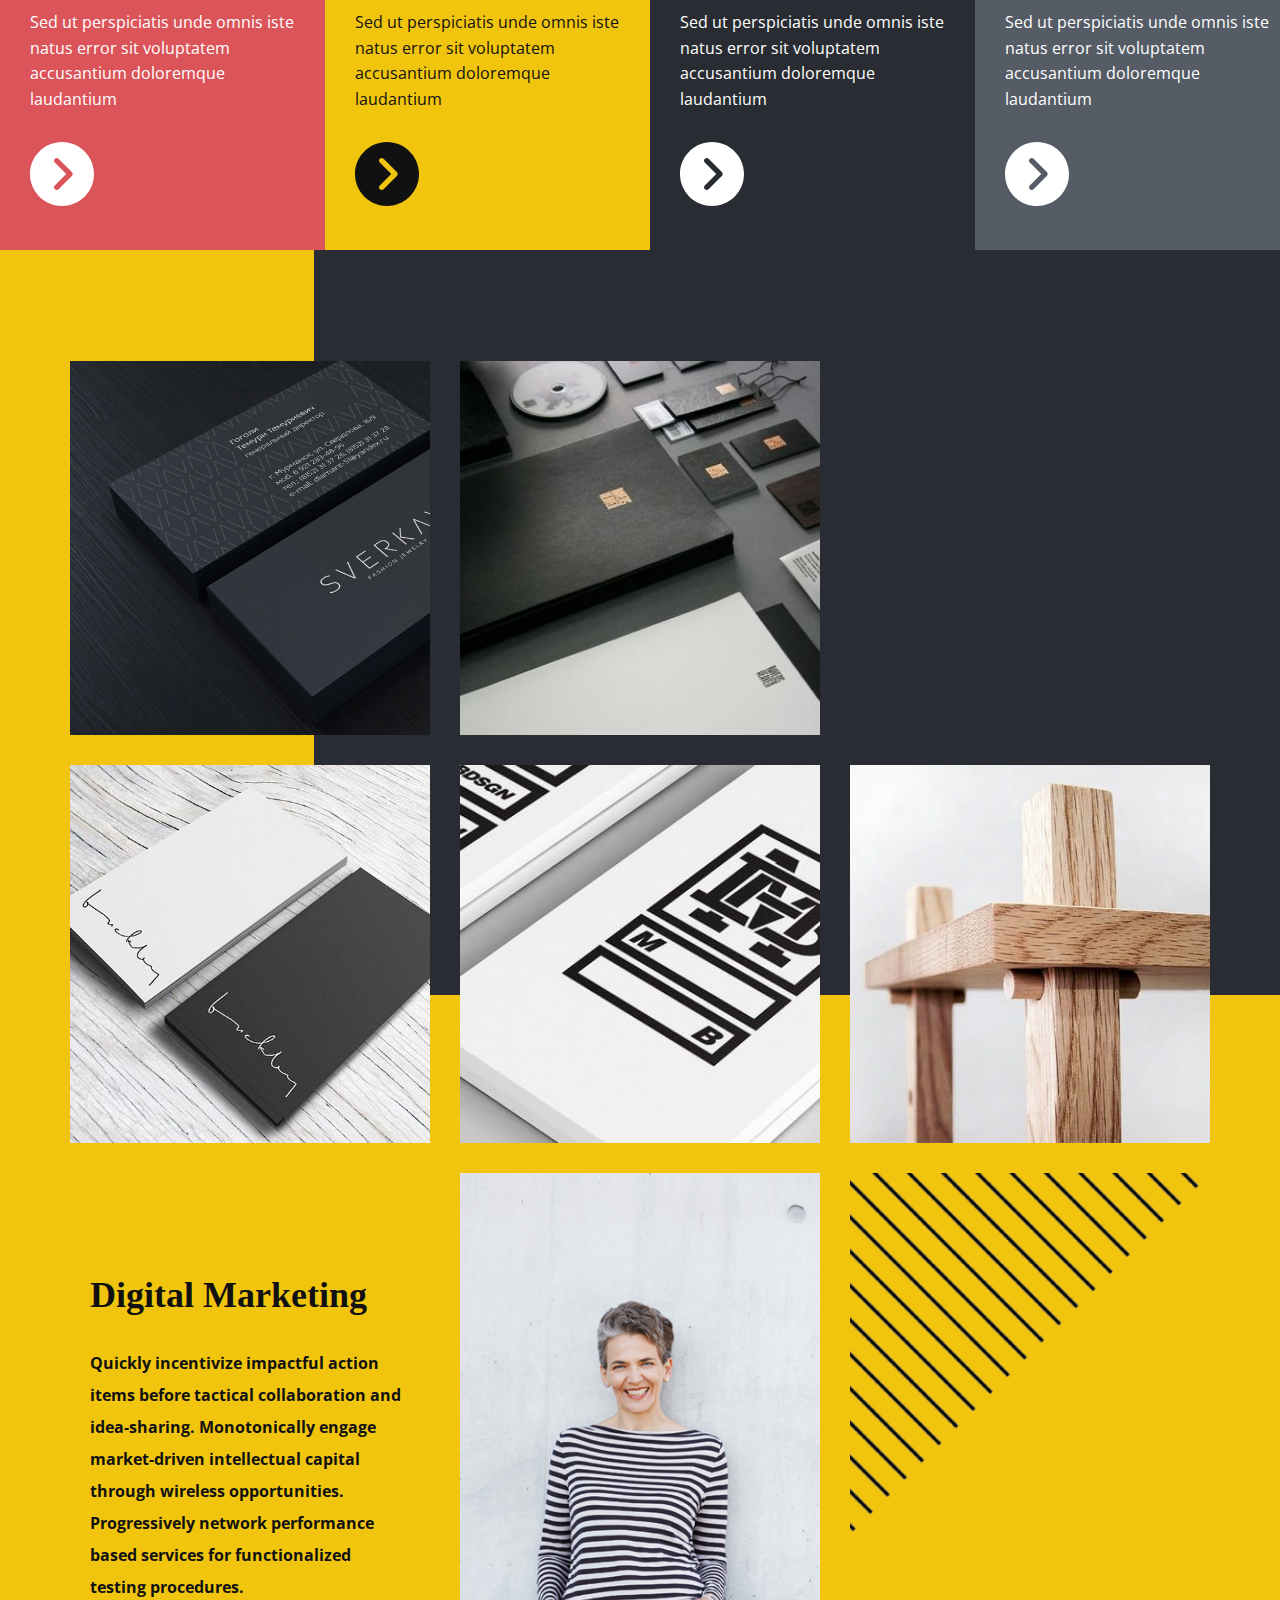
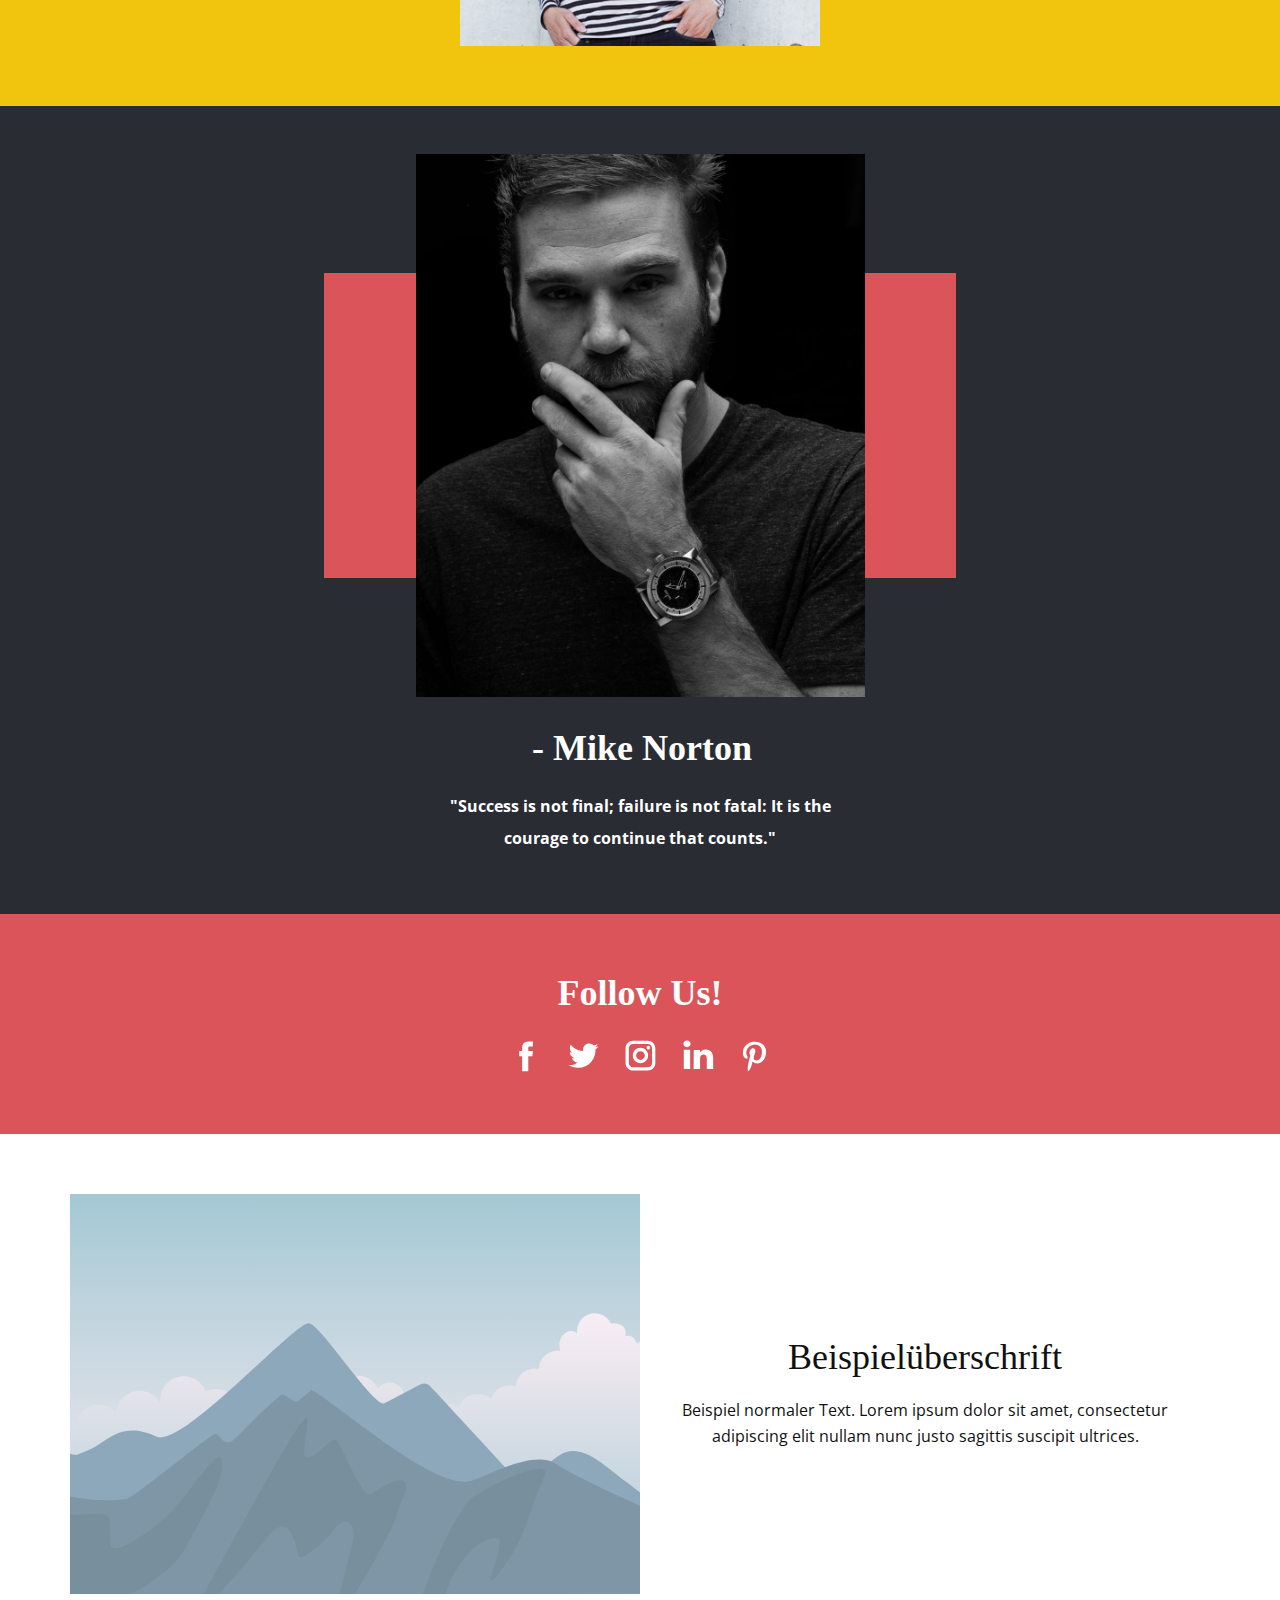
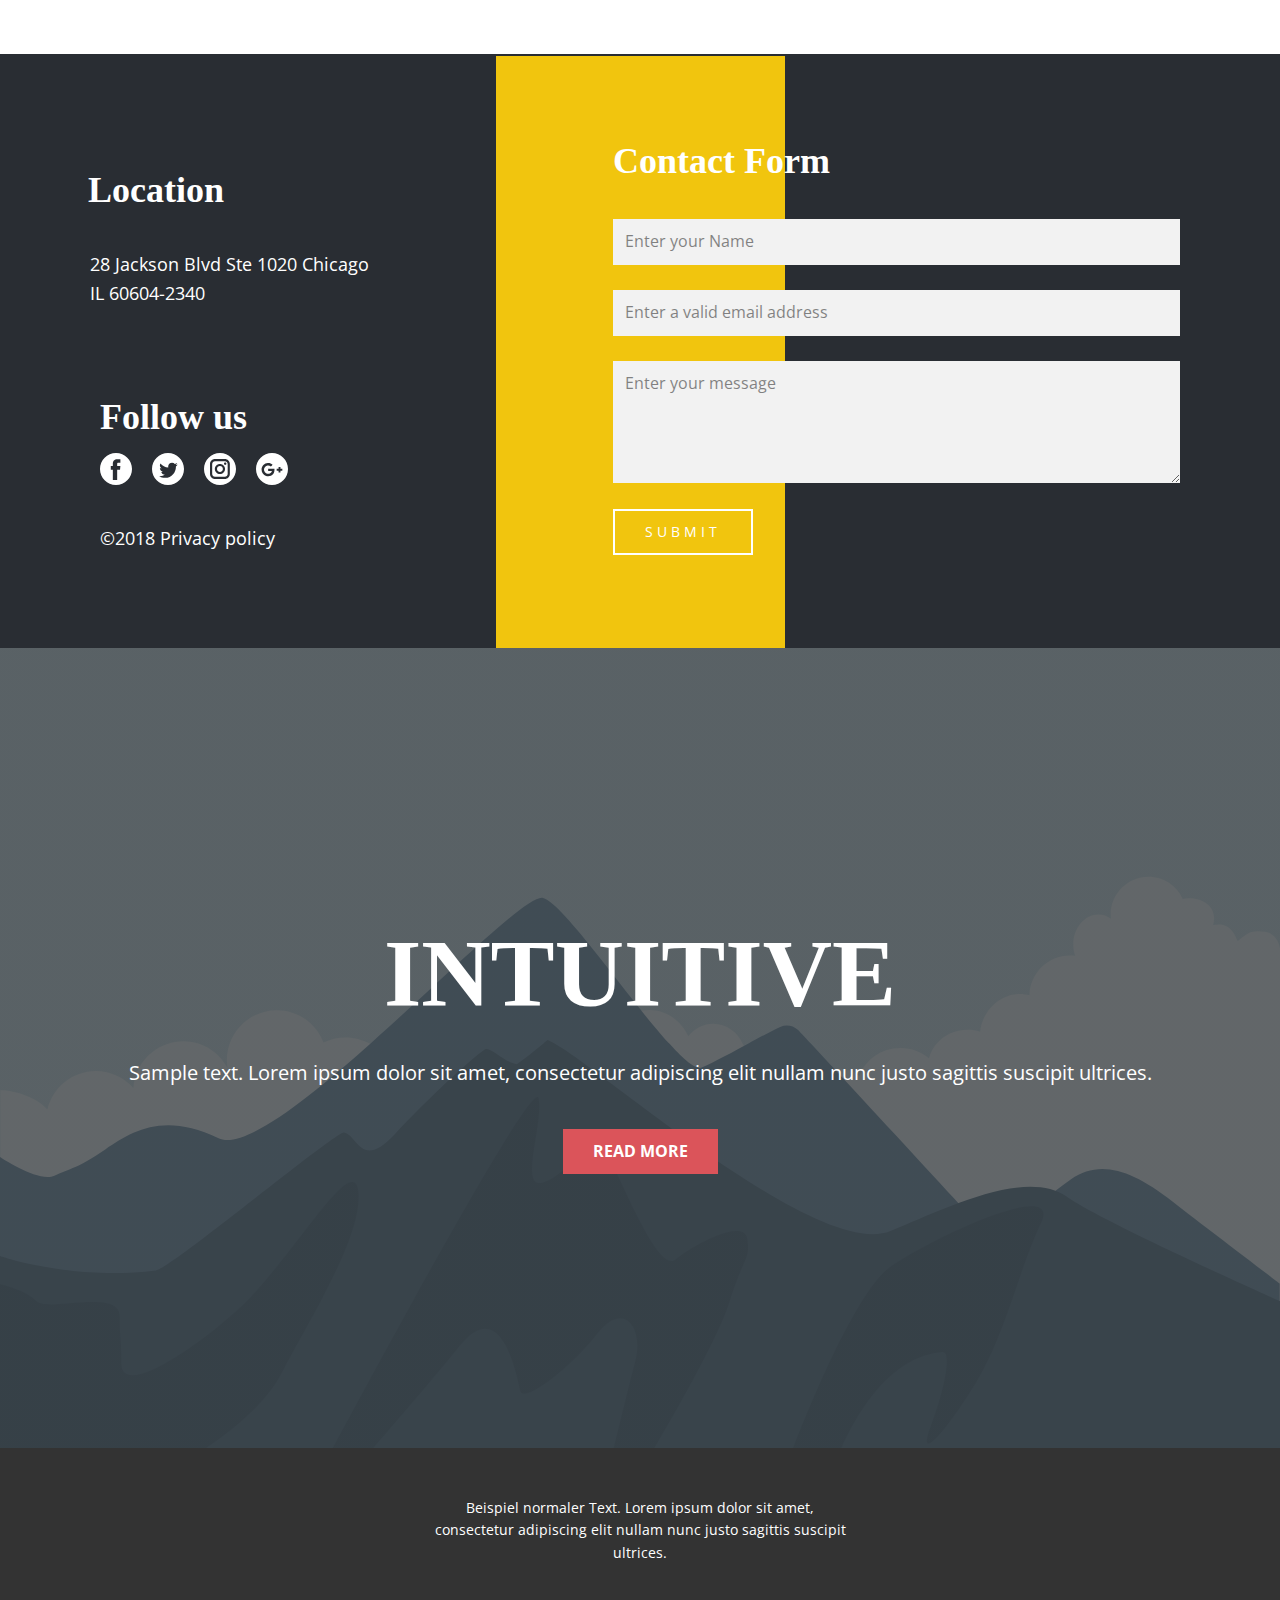
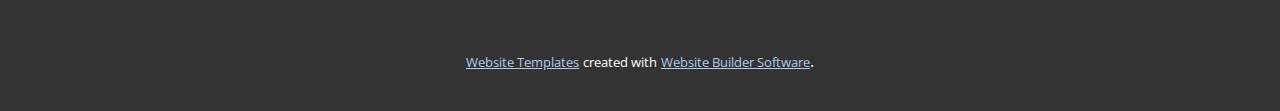
<file: Startseite.html>
<!DOCTYPE html>
<html style="font-size: 16px;">
  <head>
    <meta name="viewport" content="width=device-width, initial-scale=1.0">
    <meta charset="utf-8">
    <meta name="keywords" content="Just the right amount of everything., About harness multimedia based collaboration., 01, 02, 03, 04, Follow Us!, Location, Follow us, Contact Form, INTUITIVE">
    <meta name="description" content="">
    <meta name="page_type" content="np-template-header-footer-from-plugin">
    <title>Startseite</title>
    <link rel="stylesheet" href="nicepage.css" media="screen">
<link rel="stylesheet" href="Startseite.css" media="screen">
    <script class="u-script" type="text/javascript" src="jquery.js" defer=""></script>
    <script class="u-script" type="text/javascript" src="nicepage.js" defer=""></script>
    <meta name="generator" content="Nicepage 3.17.5, nicepage.com">
    <link id="u-theme-google-font" rel="stylesheet" href="https://fonts.googleapis.com/css?family=Roboto:100,100i,300,300i,400,400i,500,500i,700,700i,900,900i|Open+Sans:300,300i,400,400i,600,600i,700,700i,800,800i">
    
    
    
    
    
    
    
    
    
    
    <script type="application/ld+json">{
		"@context": "http://schema.org",
		"@type": "Organization",
		"name": "",
		"logo": "images/default-logo.png"
}</script>
    <meta property="og:title" content="Startseite">
    <meta property="og:type" content="website">
    <meta name="theme-color" content="#478ac9">
  </head>
  <body class="u-body"><header class="u-clearfix u-header u-header" id="sec-c689"><div class="u-clearfix u-sheet u-valign-middle u-sheet-1">
        <a href="https://nicepage.com" class="u-image u-logo u-image-1">
          <img src="images/default-logo.png" class="u-logo-image u-logo-image-1">
        </a>
        <nav class="u-menu u-menu-dropdown u-offcanvas u-menu-1">
          <div class="menu-collapse" style="font-size: 1rem; letter-spacing: 0px;">
            <a class="u-button-style u-custom-left-right-menu-spacing u-custom-padding-bottom u-custom-top-bottom-menu-spacing u-nav-link u-text-active-palette-1-base u-text-hover-palette-2-base" href="#">
              <svg><use xmlns:xlink="http://www.w3.org/1999/xlink" xlink:href="#menu-hamburger"></use></svg>
              <svg version="1.1" xmlns="http://www.w3.org/2000/svg" xmlns:xlink="http://www.w3.org/1999/xlink"><defs><symbol id="menu-hamburger" viewBox="0 0 16 16" style="width: 16px; height: 16px;"><rect y="1" width="16" height="2"></rect><rect y="7" width="16" height="2"></rect><rect y="13" width="16" height="2"></rect>
</symbol>
</defs></svg>
            </a>
          </div>
          <div class="u-nav-container">
            <ul class="u-nav u-unstyled u-nav-1"><li class="u-nav-item"><a class="u-button-style u-nav-link u-text-active-palette-1-base u-text-hover-palette-2-base" href="Startseite.html" style="padding: 10px 20px;">Startseite</a>
</li><li class="u-nav-item"><a class="u-button-style u-nav-link u-text-active-palette-1-base u-text-hover-palette-2-base" href="About.html" style="padding: 10px 20px;">About</a>
</li><li class="u-nav-item"><a class="u-button-style u-nav-link u-text-active-palette-1-base u-text-hover-palette-2-base" href="Contact.html" style="padding: 10px 20px;">Contact</a>
</li></ul>
          </div>
          <div class="u-nav-container-collapse">
            <div class="u-black u-container-style u-inner-container-layout u-opacity u-opacity-95 u-sidenav">
              <div class="u-sidenav-overflow">
                <div class="u-menu-close"></div>
                <ul class="u-align-center u-nav u-popupmenu-items u-unstyled u-nav-2"><li class="u-nav-item"><a class="u-button-style u-nav-link" href="Startseite.html">Startseite</a>
</li><li class="u-nav-item"><a class="u-button-style u-nav-link" href="About.html">About</a>
</li><li class="u-nav-item"><a class="u-button-style u-nav-link" href="Contact.html">Contact</a>
</li></ul>
              </div>
            </div>
            <div class="u-black u-menu-overlay u-opacity u-opacity-70"></div>
          </div>
        </nav>
      </div></header>
    <section class="u-align-center-sm u-align-center-xs u-clearfix u-image u-section-1" id="carousel_8916">
      <div class="u-clearfix u-sheet u-sheet-1">
        <h2 class="u-text u-text-body-alt-color u-text-1">Just the right amount of everything.</h2>
        <div class="u-form u-form-1">
          <form action="#" method="POST" class="u-clearfix u-form-horizontal u-form-spacing-10 u-inner-form" style="padding: 0;" source="custom" name="form-1">
            <div class="u-form-email u-form-group">
              <label for="email-f7e5" class="u-form-control-hidden u-label">Email</label>
              <input type="email" placeholder="Enter a valid email address" id="email-f7e5" name="email" class="u-input u-input-rectangle u-white" required="">
            </div>
            <div class="u-form-group u-form-submit">
              <a href="#" class="u-btn u-btn-rectangle u-btn-submit u-button-style u-palette-3-base u-text-body-alt-color u-btn-1">Submit</a>
              <input type="submit" value="submit" class="u-form-control-hidden">
            </div>
            <div class="u-form-send-message u-form-send-success"> Thank you! Your message has been sent. </div>
            <div class="u-form-send-error u-form-send-message"> Unable to send your message. Please fix errors then try again. </div>
            <input type="hidden" value="" name="recaptchaResponse">
          </form>
        </div>
      </div>
    </section>
    <section class="u-clearfix u-palette-3-base u-section-2" id="carousel_b7f7">
      <div class="u-clearfix u-sheet u-sheet-1">
        <div class="u-clearfix u-expanded-width u-layout-wrap u-layout-wrap-1">
          <div class="u-layout">
            <div class="u-layout-row">
              <div class="u-align-center-sm u-align-center-xs u-align-left-lg u-align-left-md u-align-left-xl u-container-style u-layout-cell u-left-cell u-size-30 u-layout-cell-1">
                <div class="u-container-layout u-container-layout-1">
                  <h2 class="u-text u-text-1">About harness multimedia based collaboration.</h2>
                  <p class="u-text u-text-2">Quickly incentivize impactful action items before tactical collaboration and idea-sharing. Monotonically engage market-driven intellectual capital through wireless opportunities. Progressively network performance based
                                    services for functionalized testing procedures.</p>
                </div>
              </div>
              <div class="u-container-style u-layout-cell u-right-cell u-size-30 u-layout-cell-2">
                <div class="u-container-layout u-valign-bottom-md u-valign-top-sm u-valign-top-xs u-container-layout-2">
                  <img class="u-expand-resize u-expanded-height-lg u-expanded-height-xl u-image u-image-contain u-image-1" src="images/pexelsphoto305241.png">
                </div>
              </div>
            </div>
          </div>
        </div>
      </div>
    </section>
    <section class="u-clearfix u-custom-color-1 u-valign-middle u-section-3" id="carousel_7689">
      <div class="u-clearfix u-expanded-width-lg u-expanded-width-md u-expanded-width-sm u-expanded-width-xs u-layout-wrap u-layout-wrap-1">
        <div class="u-layout">
          <div class="u-layout-row">
            <div class="u-align-center-sm u-align-center-xs u-container-style u-layout-cell u-left-cell u-palette-2-base u-size-15 u-size-30-md u-layout-cell-1">
              <div class="u-container-layout u-valign-top u-container-layout-1">
                <h2 class="u-text u-text-1">01</h2>
                <h4 class="u-text u-text-2">Schematic Design</h4>
                <p class="u-text u-text-3">Sed ut perspiciatis unde omnis iste natus error sit voluptatem accusantium doloremque laudantium</p><span class="u-icon u-icon-circle u-icon-1"><svg class="u-svg-link" preserveAspectRatio="xMidYMin slice" viewBox="0 0 512 512" style=""><use xmlns:xlink="http://www.w3.org/1999/xlink" xlink:href="#svg-d66b"></use></svg><svg xmlns="http://www.w3.org/2000/svg" xmlns:xlink="http://www.w3.org/1999/xlink" version="1.1" id="svg-d66b" x="0px" y="0px" viewBox="0 0 512 512" style="enable-background:new 0 0 512 512;" xml:space="preserve" class="u-svg-content"><g><g><path d="M256,0C114.837,0,0,114.837,0,256s114.837,256,256,256s256-114.837,256-256S397.163,0,256,0z M335.083,271.083    L228.416,377.749c-4.16,4.16-9.621,6.251-15.083,6.251c-5.461,0-10.923-2.091-15.083-6.251c-8.341-8.341-8.341-21.824,0-30.165    L289.835,256l-91.584-91.584c-8.341-8.341-8.341-21.824,0-30.165s21.824-8.341,30.165,0l106.667,106.667    C343.424,249.259,343.424,262.741,335.083,271.083z"></path>
</g>
</g><g></g><g></g><g></g><g></g><g></g><g></g><g></g><g></g><g></g><g></g><g></g><g></g><g></g><g></g><g></g></svg></span>
              </div>
            </div>
            <div class="u-align-center-sm u-align-center-xs u-container-style u-layout-cell u-palette-3-base u-size-15 u-size-30-md u-layout-cell-2">
              <div class="u-container-layout u-valign-top u-container-layout-2">
                <h2 class="u-text u-text-4">02</h2>
                <h4 class="u-text u-text-5">Construction Documents</h4>
                <p class="u-text u-text-6">Sed ut perspiciatis unde omnis iste natus error sit voluptatem accusantium doloremque laudantium</p><span class="u-icon u-icon-circle u-icon-2"><svg class="u-svg-link" preserveAspectRatio="xMidYMin slice" viewBox="0 0 512 512" style=""><use xmlns:xlink="http://www.w3.org/1999/xlink" xlink:href="#svg-925e"></use></svg><svg xmlns="http://www.w3.org/2000/svg" xmlns:xlink="http://www.w3.org/1999/xlink" version="1.1" id="svg-925e" x="0px" y="0px" viewBox="0 0 512 512" style="enable-background:new 0 0 512 512;" xml:space="preserve" class="u-svg-content"><g><g><path d="M256,0C114.837,0,0,114.837,0,256s114.837,256,256,256s256-114.837,256-256S397.163,0,256,0z M335.083,271.083    L228.416,377.749c-4.16,4.16-9.621,6.251-15.083,6.251c-5.461,0-10.923-2.091-15.083-6.251c-8.341-8.341-8.341-21.824,0-30.165    L289.835,256l-91.584-91.584c-8.341-8.341-8.341-21.824,0-30.165s21.824-8.341,30.165,0l106.667,106.667    C343.424,249.259,343.424,262.741,335.083,271.083z"></path>
</g>
</g><g></g><g></g><g></g><g></g><g></g><g></g><g></g><g></g><g></g><g></g><g></g><g></g><g></g><g></g><g></g></svg></span>
              </div>
            </div>
            <div class="u-align-center-sm u-align-center-xs u-container-style u-layout-cell u-palette-5-dark-3 u-size-15 u-size-30-md u-layout-cell-3">
              <div class="u-container-layout u-valign-top u-container-layout-3">
                <h2 class="u-text u-text-7">03</h2>
                <h4 class="u-text u-text-8">Construction</h4>
                <p class="u-text u-text-9">Sed ut perspiciatis unde omnis iste natus error sit voluptatem accusantium doloremque laudantium</p><span class="u-icon u-icon-circle u-icon-3"><svg class="u-svg-link" preserveAspectRatio="xMidYMin slice" viewBox="0 0 512 512" style=""><use xmlns:xlink="http://www.w3.org/1999/xlink" xlink:href="#svg-2257"></use></svg><svg xmlns="http://www.w3.org/2000/svg" xmlns:xlink="http://www.w3.org/1999/xlink" version="1.1" id="svg-2257" x="0px" y="0px" viewBox="0 0 512 512" style="enable-background:new 0 0 512 512;" xml:space="preserve" class="u-svg-content"><g><g><path d="M256,0C114.837,0,0,114.837,0,256s114.837,256,256,256s256-114.837,256-256S397.163,0,256,0z M335.083,271.083    L228.416,377.749c-4.16,4.16-9.621,6.251-15.083,6.251c-5.461,0-10.923-2.091-15.083-6.251c-8.341-8.341-8.341-21.824,0-30.165    L289.835,256l-91.584-91.584c-8.341-8.341-8.341-21.824,0-30.165s21.824-8.341,30.165,0l106.667,106.667    C343.424,249.259,343.424,262.741,335.083,271.083z"></path>
</g>
</g><g></g><g></g><g></g><g></g><g></g><g></g><g></g><g></g><g></g><g></g><g></g><g></g><g></g><g></g><g></g></svg></span>
              </div>
            </div>
            <div class="u-align-center-sm u-align-center-xs u-container-style u-layout-cell u-palette-5-dark-2 u-right-cell u-size-15 u-size-30-md u-layout-cell-4">
              <div class="u-container-layout u-valign-top u-container-layout-4">
                <h2 class="u-text u-text-10">04</h2>
                <h4 class="u-text u-text-11">Build Construction</h4>
                <p class="u-text u-text-12">Sed ut perspiciatis unde omnis iste natus error sit voluptatem accusantium doloremque laudantium</p><span class="u-icon u-icon-circle u-icon-4"><svg class="u-svg-link" preserveAspectRatio="xMidYMin slice" viewBox="0 0 512 512" style=""><use xmlns:xlink="http://www.w3.org/1999/xlink" xlink:href="#svg-2da1"></use></svg><svg xmlns="http://www.w3.org/2000/svg" xmlns:xlink="http://www.w3.org/1999/xlink" version="1.1" id="svg-2da1" x="0px" y="0px" viewBox="0 0 512 512" style="enable-background:new 0 0 512 512;" xml:space="preserve" class="u-svg-content"><g><g><path d="M256,0C114.837,0,0,114.837,0,256s114.837,256,256,256s256-114.837,256-256S397.163,0,256,0z M335.083,271.083    L228.416,377.749c-4.16,4.16-9.621,6.251-15.083,6.251c-5.461,0-10.923-2.091-15.083-6.251c-8.341-8.341-8.341-21.824,0-30.165    L289.835,256l-91.584-91.584c-8.341-8.341-8.341-21.824,0-30.165s21.824-8.341,30.165,0l106.667,106.667    C343.424,249.259,343.424,262.741,335.083,271.083z"></path>
</g>
</g><g></g><g></g><g></g><g></g><g></g><g></g><g></g><g></g><g></g><g></g><g></g><g></g><g></g><g></g><g></g></svg></span>
              </div>
            </div>
          </div>
        </div>
      </div>
    </section>
    <section class="u-clearfix u-palette-3-base u-valign-top u-section-4" id="carousel_07f7">
      <div class="u-palette-5-dark-3 u-shape u-shape-rectangle u-shape-1"></div>
      <div class="u-clearfix u-gutter-30 u-layout-wrap u-layout-wrap-1">
        <div class="u-gutter-0 u-layout">
          <div class="u-layout-col">
            <div class="u-size-20">
              <div class="u-layout-row">
                <div class="u-container-style u-image u-layout-cell u-left-cell u-size-20 u-image-1">
                  <div class="u-container-layout"></div>
                </div>
                <div class="u-container-style u-image u-layout-cell u-size-20 u-image-2">
                  <div class="u-container-layout"></div>
                </div>
                <div class="u-container-style u-hidden-sm u-hidden-xs u-layout-cell u-right-cell u-size-20 u-layout-cell-3">
                  <div class="u-container-layout"></div>
                </div>
              </div>
            </div>
            <div class="u-size-20">
              <div class="u-layout-row">
                <div class="u-container-style u-image u-layout-cell u-left-cell u-size-20 u-image-3">
                  <div class="u-container-layout"></div>
                </div>
                <div class="u-container-style u-image u-layout-cell u-size-20 u-image-4">
                  <div class="u-container-layout"></div>
                </div>
                <div class="u-container-style u-image u-layout-cell u-right-cell u-size-20 u-image-5">
                  <div class="u-container-layout"></div>
                </div>
              </div>
            </div>
            <div class="u-size-20">
              <div class="u-layout-row">
                <div class="u-container-style u-layout-cell u-left-cell u-size-20 u-layout-cell-7">
                  <div class="u-container-layout u-valign-middle u-container-layout-7">
                    <h3 class="u-text u-text-1">Digital Marketing</h3>
                    <p class="u-text u-text-2">Quickly incentivize impactful action items before tactical collaboration and idea-sharing. Monotonically engage market-driven intellectual capital through wireless opportunities. Progressively network performance based services for functionalized testing procedures.</p>
                  </div>
                </div>
                <div class="u-container-style u-image u-layout-cell u-size-20 u-image-6">
                  <div class="u-container-layout"></div>
                </div>
                <div class="u-container-style u-image u-layout-cell u-right-cell u-size-20 u-image-7">
                  <div class="u-container-layout u-valign-middle"></div>
                </div>
              </div>
            </div>
          </div>
        </div>
      </div>
    </section>
    <section class="u-align-center u-clearfix u-palette-5-dark-3 u-section-5" id="carousel_f004">
      <div class="u-clearfix u-sheet u-sheet-1">
        <div class="u-container-style u-expanded-width-sm u-expanded-width-xs u-group u-palette-2-base u-shape-rectangle u-group-1">
          <div class="u-container-layout u-container-layout-1"></div>
        </div>
        <img src="images/pexelsphoto412840.jpeg" alt="" class="u-image u-image-default u-image-1">
        <h3 class="u-text u-text-body-alt-color u-text-1">- Mike Norton</h3>
        <p class="u-text u-text-body-alt-color u-text-2">"Success is not final;&nbsp;<b>failure is not fatal</b>: It is the courage to continue that counts."
        </p>
      </div>
    </section>
    <section class="u-align-center u-clearfix u-palette-2-base u-section-6" id="carousel_c98a">
      <div class="u-clearfix u-sheet u-valign-middle u-sheet-1">
        <h2 class="u-text u-text-1">Follow Us!</h2>
        <div class="u-social-icons u-spacing-20 u-social-icons-1">
          <a class="u-social-url" target="_blank" href=""><span class="u-icon u-icon-circle u-social-facebook u-social-icon u-icon-1">
          <svg class="u-svg-link" preserveAspectRatio="xMidYMin slice" viewBox="0 0 112 112" style=""><use xmlns:xlink="http://www.w3.org/1999/xlink" xlink:href="#svg-f107"></use></svg>
          <svg x="0px" y="0px" viewBox="0 0 112 112" id="svg-f107" class="u-svg-content"><path d="M75.5,28.8H65.4c-1.5,0-4,0.9-4,4.3v9.4h13.9l-1.5,15.8H61.4v45.1H42.8V58.3h-8.8V42.4h8.8V32.2 c0-7.4,3.4-18.8,18.8-18.8h13.8v15.4H75.5z"></path></svg>
        </span>
          </a>
          <a class="u-social-url" target="_blank" href=""><span class="u-icon u-icon-circle u-social-icon u-social-twitter u-icon-2">
          <svg class="u-svg-link" preserveAspectRatio="xMidYMin slice" viewBox="0 0 112 112" style=""><use xmlns:xlink="http://www.w3.org/1999/xlink" xlink:href="#svg-e140"></use></svg>
          <svg x="0px" y="0px" viewBox="0 0 112 112" id="svg-e140" class="u-svg-content"><path d="M92.2,38.2c0,0.8,0,1.6,0,2.3c0,24.3-18.6,52.4-52.6,52.4c-10.6,0.1-20.2-2.9-28.5-8.2 c1.4,0.2,2.9,0.2,4.4,0.2c8.7,0,16.7-2.9,23-7.9c-8.1-0.2-14.9-5.5-17.3-12.8c1.1,0.2,2.4,0.2,3.4,0.2c1.6,0,3.3-0.2,4.8-0.7 c-8.4-1.6-14.9-9.2-14.9-18c0-0.2,0-0.2,0-0.2c2.5,1.4,5.4,2.2,8.4,2.3c-5-3.3-8.3-8.9-8.3-15.4c0-3.4,1-6.5,2.5-9.2 c9.1,11.1,22.7,18.5,38,19.2c-0.2-1.4-0.4-2.8-0.4-4.3c0.1-10,8.3-18.2,18.5-18.2c5.4,0,10.1,2.2,13.5,5.7c4.3-0.8,8.1-2.3,11.7-4.5 c-1.4,4.3-4.3,7.9-8.1,10.1c3.7-0.4,7.3-1.4,10.6-2.9C98.9,32.3,95.7,35.5,92.2,38.2z"></path></svg>
        </span>
          </a>
          <a class="u-social-url" target="_blank" href=""><span class="u-icon u-icon-circle u-social-icon u-social-instagram u-icon-3">
          <svg class="u-svg-link" preserveAspectRatio="xMidYMin slice" viewBox="0 0 112 112" style=""><use xmlns:xlink="http://www.w3.org/1999/xlink" xlink:href="#svg-4718"></use></svg>
          <svg x="0px" y="0px" viewBox="0 0 112 112" id="svg-4718" class="u-svg-content"><path d="M55.9,32.9c-12.8,0-23.2,10.4-23.2,23.2s10.4,23.2,23.2,23.2s23.2-10.4,23.2-23.2S68.7,32.9,55.9,32.9z M55.9,69.4c-7.4,0-13.3-6-13.3-13.3c-0.1-7.4,6-13.3,13.3-13.3s13.3,6,13.3,13.3C69.3,63.5,63.3,69.4,55.9,69.4z"></path><path d="M79.7,26.8c-3,0-5.4,2.5-5.4,5.4s2.5,5.4,5.4,5.4c3,0,5.4-2.5,5.4-5.4S82.7,26.8,79.7,26.8z"></path><path d="M78.2,11H33.5C21,11,10.8,21.3,10.8,33.7v44.7c0,12.6,10.2,22.8,22.7,22.8h44.7c12.6,0,22.7-10.2,22.7-22.7 V33.7C100.8,21.1,90.6,11,78.2,11z M91,78.4c0,7.1-5.8,12.8-12.8,12.8H33.5c-7.1,0-12.8-5.8-12.8-12.8V33.7 c0-7.1,5.8-12.8,12.8-12.8h44.7c7.1,0,12.8,5.8,12.8,12.8V78.4z"></path></svg>
        </span>
          </a>
          <a class="u-social-url" target="_blank" href="#"><span class="u-icon u-icon-circle u-social-icon u-social-linkedin u-icon-4">
          <svg class="u-svg-link" preserveAspectRatio="xMidYMin slice" viewBox="0 0 112 112" style=""><use xmlns:xlink="http://www.w3.org/1999/xlink" xlink:href="#svg-438b"></use></svg>
          <svg x="0px" y="0px" viewBox="0 0 112 112" id="svg-438b" class="u-svg-content"><path d="M33.8,96.8H14.5v-58h19.3V96.8z M24.1,30.9L24.1,30.9c-6.6,0-10.8-4.5-10.8-10.1c0-5.8,4.3-10.1,10.9-10.1 S34.9,15,35.1,20.8C35.1,26.4,30.8,30.9,24.1,30.9z M103.3,96.8H84.1v-31c0-7.8-2.7-13.1-9.8-13.1c-5.3,0-8.5,3.6-9.9,7.1 c-0.6,1.3-0.6,3-0.6,4.8V97H44.5c0,0,0.3-52.6,0-58h19.3v8.2c2.6-3.9,7.2-9.6,17.4-9.6c12.7,0,22.2,8.4,22.2,26.1V96.8z"></path></svg>
        </span>
          </a>
          <a class="u-social-url" target="_blank" href="#"><span class="u-icon u-icon-circle u-social-icon u-social-pinterest u-icon-5">
          <svg class="u-svg-link" preserveAspectRatio="xMidYMin slice" viewBox="0 0 112 112" style=""><use xmlns:xlink="http://www.w3.org/1999/xlink" xlink:href="#svg-3428"></use></svg>
          <svg x="0px" y="0px" viewBox="0 0 112 112" id="svg-3428" class="u-svg-content"><path d="M61.9,79.8c-5.5-0.3-7.8-3.1-12-5.8c-2.3,12.4-5.4,24.3-13.8,30.5c-2.6-18.7,3.8-32.8,6.9-47.7 c-5.1-8.7,0.7-26.2,11.5-21.9c13.5,5.4-11.6,32.3,5.1,35.7c17.6,3.5,24.7-30.5,13.8-41.4c-15.7-16.1-45.7-0.5-42,22.3 c0.9,5.6,6.7,7.2,2.3,15c-10.1-2.2-13-10.2-12.7-20.7c0.6-17.3,15.5-29.3,30.5-31.1c19-2.2,36.8,6.9,39.2,24.7 C93.4,59.5,82.3,81.3,61.9,79.8z"></path></svg>
        </span>
          </a>
        </div>
      </div>
    </section>
    <section class="u-clearfix u-section-7" id="sec-d9b6">
      <div class="u-clearfix u-sheet u-sheet-1">
        <div class="u-clearfix u-expanded-width u-layout-wrap u-layout-wrap-1">
          <div class="u-layout">
            <div class="u-layout-row">
              <div class="u-container-style u-image u-layout-cell u-size-30 u-image-1" data-image-width="400" data-image-height="265">
                <div class="u-container-layout u-container-layout-1"></div>
              </div>
              <div class="u-align-center u-container-style u-layout-cell u-size-30 u-layout-cell-2">
                <div class="u-container-layout u-valign-middle u-container-layout-2">
                  <h2 class="u-text u-text-default u-text-1">Beispielüberschrift</h2>
                  <p class="u-text u-text-default u-text-2">Beispiel normaler Text. Lorem ipsum dolor sit amet, consectetur adipiscing elit nullam nunc justo sagittis suscipit ultrices.</p>
                </div>
              </div>
            </div>
          </div>
        </div>
      </div>
    </section>
    <section class="u-clearfix u-expanded-width-xl u-palette-5-dark-3 u-section-8" id="carousel_57a5">
      <div class="u-clearfix u-sheet u-valign-top-lg u-valign-top-xl u-sheet-1">
        <div class="u-absolute-hcenter-md u-absolute-hcenter-sm u-absolute-hcenter-xs u-expanded-height-md u-expanded-height-sm u-expanded-height-xs u-palette-3-base u-shape u-shape-rectangle u-shape-1"></div>
        <div class="u-clearfix u-expanded-width u-gutter-0 u-layout-wrap u-layout-wrap-1">
          <div class="u-gutter-0 u-layout">
            <div class="u-layout-row">
              <div class="u-size-27">
                <div class="u-layout-col">
                  <div class="u-align-center-sm u-align-center-xs u-container-style u-layout-cell u-left-cell u-size-30 u-layout-cell-1">
                    <div class="u-container-layout u-container-layout-1">
                      <h2 class="u-text u-text-1">Location</h2>
                      <p class="u-text u-text-2">28 Jackson Blvd Ste 1020 Chicago <br>IL 60604-2340 
                      </p>
                    </div>
                  </div>
                  <div class="u-align-center-sm u-align-center-xs u-align-left-lg u-align-left-md u-align-left-xl u-container-style u-layout-cell u-left-cell u-size-30 u-layout-cell-2">
                    <div class="u-container-layout u-valign-middle u-container-layout-2">
                      <h2 class="u-text u-text-3">Follow us</h2>
                      <div class="u-social-icons u-spacing-20 u-social-icons-1">
                        <a class="u-social-url" target="_blank" href=""><span class="u-icon u-icon-circle u-social-facebook u-social-icon u-icon-1">
                        <svg class="u-svg-link" preserveAspectRatio="xMidYMin slice" viewBox="0 0 112.2 112.2"><use xmlns:xlink="http://www.w3.org/1999/xlink" xlink:href="#svg-05cd"></use></svg>
                        <svg x="0px" y="0px" viewBox="0 0 112.2 112.2" style="enable-background:new 0 0 112.2 112.2;" xml:space="preserve" id="svg-05cd" class="u-svg-content"><path d="M56.1,0C25.1,0,0,25.1,0,56.1c0,31,25.1,56.1,56.1,56.1c31,0,56.1-25.1,56.1-56.1C112.2,25.1,87.1,0,56.1,0z M71.6,34.3h-8.2c-1.3,0-3.2,0.7-3.2,3.5v7.6h11.3l-1.3,12.9h-10V95H45V58.3h-7.2V45.4H45v-8.3c0-6,2.8-15.3,15.3-15.3l11.2,0V34.3z "></path></svg>
                      </span>
                        </a>
                        <a class="u-social-url" target="_blank" href=""><span class="u-icon u-icon-circle u-social-icon u-social-twitter u-icon-2">
                        <svg class="u-svg-link" preserveAspectRatio="xMidYMin slice" viewBox="0 0 112.2 112.2"><use xmlns:xlink="http://www.w3.org/1999/xlink" xlink:href="#svg-ed78"></use></svg>
                        <svg x="0px" y="0px" viewBox="0 0 112.2 112.2" style="enable-background:new 0 0 112.2 112.2;" xml:space="preserve" id="svg-ed78" class="u-svg-content"><path d="M56.1,0C25.1,0,0,25.1,0,56.1s25.1,56.1,56.1,56.1s56.1-25.1,56.1-56.1S87.1,0,56.1,0z M83.8,47.3 c0,0.6,0,1.2,0,1.7c0,17.7-13.5,38.2-38.2,38.2c-7.6,0-14.6-2.2-20.6-6c1,0.1,2.1,0.2,3.2,0.2c6.3,0,12.1-2.1,16.7-5.7 c-5.9-0.1-10.8-4-12.5-9.3c0.8,0.2,1.7,0.2,2.5,0.2c1.2,0,2.4-0.2,3.5-0.5c-6.1-1.2-10.8-6.7-10.8-13.1c0-0.1,0-0.1,0-0.2 c1.8,1,3.9,1.6,6.1,1.7c-3.6-2.4-6-6.5-6-11.2c0-2.5,0.7-4.8,1.8-6.7c6.6,8.1,16.5,13.5,27.6,14c-0.2-1-0.3-2-0.3-3.1 c0-7.4,6-13.4,13.4-13.4c3.9,0,7.3,1.6,9.8,4.2c3.1-0.6,5.9-1.7,8.5-3.3c-1,3.1-3.1,5.8-5.9,7.4c2.7-0.3,5.3-1,7.7-2.1 C88.7,43,86.4,45.4,83.8,47.3z"></path></svg>
                      </span>
                        </a>
                        <a class="u-social-url" target="_blank" href=""><span class="u-icon u-icon-circle u-social-icon u-social-instagram u-icon-3">
                        <svg class="u-svg-link" preserveAspectRatio="xMidYMin slice" viewBox="0 0 112.2 112.2"><use xmlns:xlink="http://www.w3.org/1999/xlink" xlink:href="#svg-556d"></use></svg>
                        <svg x="0px" y="0px" viewBox="0 0 112.2 112.2" style="enable-background:new 0 0 112.2 112.2;" xml:space="preserve" id="svg-556d" class="u-svg-content"><path d="M56.1,0C25.1,0,0,25.1,0,56.1c0,31,25.1,56.1,56.1,56.1c31,0,56.1-25.1,56.1-56.1C112.2,25.1,87.1,0,56.1,0z M90.6,73.4c0,9.6-7.8,17.5-17.5,17.5H38.6c-9.6,0-17.5-7.9-17.5-17.6V38.8c0-9.6,7.8-17.5,17.5-17.5h34.5c9.6,0,17.5,7.8,17.5,17.5 V73.4z"></path><path d="M73.1,28.9H38.6c-5.4,0-9.9,4.4-9.9,9.9v34.5c0,5.4,4.4,9.9,9.9,9.9h34.5c5.4,0,9.9-4.4,9.9-9.9V38.8 C83,33.4,78.6,28.9,73.1,28.9z M55.9,74C46,74,38,66,38,56.1c0-9.9,8-17.9,17.9-17.9c9.9,0,17.9,8,17.9,17.9 C73.8,66,65.8,74,55.9,74z M74.3,41.9c-2.3,0-4.2-1.9-4.2-4.2s1.9-4.2,4.2-4.2c2.3,0,4.2,1.9,4.2,4.2S76.6,41.9,74.3,41.9z"></path><path d="M55.9,45.8c-5.7,0-10.4,4.6-10.3,10.3c0,5.7,4.6,10.3,10.3,10.3s10.3-4.6,10.3-10.3 C66.2,50.4,61.6,45.8,55.9,45.8z"></path></svg>
                      </span>
                        </a>
                        <a class="u-social-url" target="_blank" href=""><span class="u-icon u-icon-circle u-social-google u-social-icon u-icon-4">
                        <svg class="u-svg-link" preserveAspectRatio="xMidYMin slice" viewBox="0 0 112.2 112.2"><use xmlns:xlink="http://www.w3.org/1999/xlink" xlink:href="#svg-af15"></use></svg>
                        <svg x="0px" y="0px" viewBox="0 0 112.2 112.2" style="enable-background:new 0 0 112.2 112.2;" xml:space="preserve" id="svg-af15" class="u-svg-content"><path d="M56.1,0C25.1,0,0,25.1,0,56.1s25.1,56.1,56.1,56.1c31,0,56.1-25.1,56.1-56.1S87.1,0,56.1,0z M60.1,73.8 c-5.7,7.4-16.3,9.5-24.9,6.6c-9.1-3-15.8-12.2-15.6-21.9c-0.5-11.9,10-22.9,21.9-23.1c6.1-0.5,12,1.8,16.6,5.7 c-1.9,2.1-3.8,4.1-5.9,6.1c-4.1-2.5-8.9-4.3-13.7-2.7c-7.6,2.2-12.3,11.2-9.4,18.7c2.3,7.8,11.8,12.1,19.3,8.8 c3.9-1.4,6.4-4.9,7.5-8.8c-4.4-0.1-8.8,0-13.3-0.2c0-2.6,0-5.2,0-7.9c7.4,0,14.7,0,22.1,0C65.2,61.8,64.2,68.7,60.1,73.8z M92.3,61.9c-2.2,0-4.4,0-6.6,0c0,2.2,0,4.4,0,6.6c-2.2,0-4.4,0-6.6,0c0-2.2,0-4.4,0-6.6c-2.2,0-4.4,0-6.6,0c0-2.2,0-4.4,0-6.6 c2.2,0,4.4,0,6.6,0c0-2.2,0-4.4,0.1-6.6c2.2,0,4.4,0,6.6,0c0,2.2,0,4.4,0,6.6c2.2,0,4.4,0,6.6,0C92.3,57.5,92.3,59.7,92.3,61.9z"></path></svg>
                      </span>
                        </a>
                      </div>
                      <p class="u-text u-text-4">©2018 Privacy policy</p>
                    </div>
                  </div>
                </div>
              </div>
              <div class="u-size-33">
                <div class="u-layout-row">
                  <div class="u-align-center-sm u-align-center-xs u-container-style u-layout-cell u-right-cell u-size-60 u-layout-cell-3">
                    <div class="u-container-layout u-valign-top u-container-layout-3">
                      <h2 class="u-text u-text-5">Contact Form</h2>
                      <div class="u-expanded-width u-form u-form-1">
                        <form action="#" method="POST" class="u-block-96a2-21 u-clearfix u-form-spacing-25 u-form-vertical u-inner-form" source="custom">
                          <div class="u-form-group u-form-name">
                            <label for="name-e4cc" class="u-form-control-hidden u-label">Name</label>
                            <input type="text" placeholder="Enter your Name" id="name-e4cc" name="name" class="u-border-no-bottom u-border-no-left u-border-no-right u-border-no-top u-grey-5 u-input u-input-rectangle" required="">
                          </div>
                          <div class="u-form-email u-form-group">
                            <label for="email-e4cc" class="u-form-control-hidden u-label">Email</label>
                            <input type="email" placeholder="Enter a valid email address" id="email-e4cc" name="email" class="u-border-no-bottom u-border-no-left u-border-no-right u-border-no-top u-grey-5 u-input u-input-rectangle" required="">
                          </div>
                          <div class="u-form-group u-form-message">
                            <label for="message-e4cc" class="u-form-control-hidden u-label">Message</label>
                            <textarea placeholder="Enter your message" rows="4" cols="50" id="message-e4cc" name="message" class="u-border-no-bottom u-border-no-left u-border-no-right u-border-no-top u-grey-5 u-input u-input-rectangle" required=""></textarea>
                          </div>
                          <div class="u-form-group u-form-submit">
                            <a href="#" class="u-border-2 u-border-white u-btn u-btn-rectangle u-btn-submit u-button-style u-radius-0 u-btn-1">Submit</a>
                            <input type="submit" value="submit" class="u-form-control-hidden u-grey-5">
                          </div>
                          <div class="u-form-send-message u-form-send-success">Thank you! Your message has been sent.</div>
                          <div class="u-form-send-error u-form-send-message">Unable to send your message. Please fix errors then try again.</div>
                          <input type="hidden" value="" name="recaptchaResponse">
                        </form>
                      </div>
                    </div>
                  </div>
                </div>
              </div>
            </div>
          </div>
        </div>
      </div>
    </section>
    <section class="u-align-center u-clearfix u-image u-shading u-section-9" src="" data-image-width="256" data-image-height="256" id="sec-1c0d">
      <div class="u-clearfix u-sheet u-valign-middle u-sheet-1">
        <h1 class="u-text u-text-default u-title u-text-1">INTUITIVE</h1>
        <p class="u-large-text u-text u-text-default u-text-variant u-text-2">Sample text. Lorem ipsum dolor sit amet, consectetur adipiscing elit nullam nunc justo sagittis suscipit ultrices.</p>
        <a href="#" class="u-btn u-button-style u-palette-2-base u-btn-1">Read More</a>
      </div>
    </section>
    
    
    <footer class="u-align-center u-clearfix u-footer u-grey-80 u-footer" id="sec-7fc4"><div class="u-clearfix u-sheet u-sheet-1">
        <p class="u-small-text u-text u-text-variant u-text-1">Beispiel normaler Text. Lorem ipsum dolor sit amet, consectetur adipiscing elit nullam nunc justo sagittis suscipit ultrices.</p>
      </div></footer>
    <section class="u-backlink u-clearfix u-grey-80">
      <a class="u-link" href="https://nicepage.com/website-templates" target="_blank">
        <span>Website Templates</span>
      </a>
      <p class="u-text">
        <span>created with</span>
      </p>
      <a class="u-link" href="https://nicepage.com/" target="_blank">
        <span>Website Builder Software</span>
      </a>. 
    </section>
  </body>
</html>
</file>
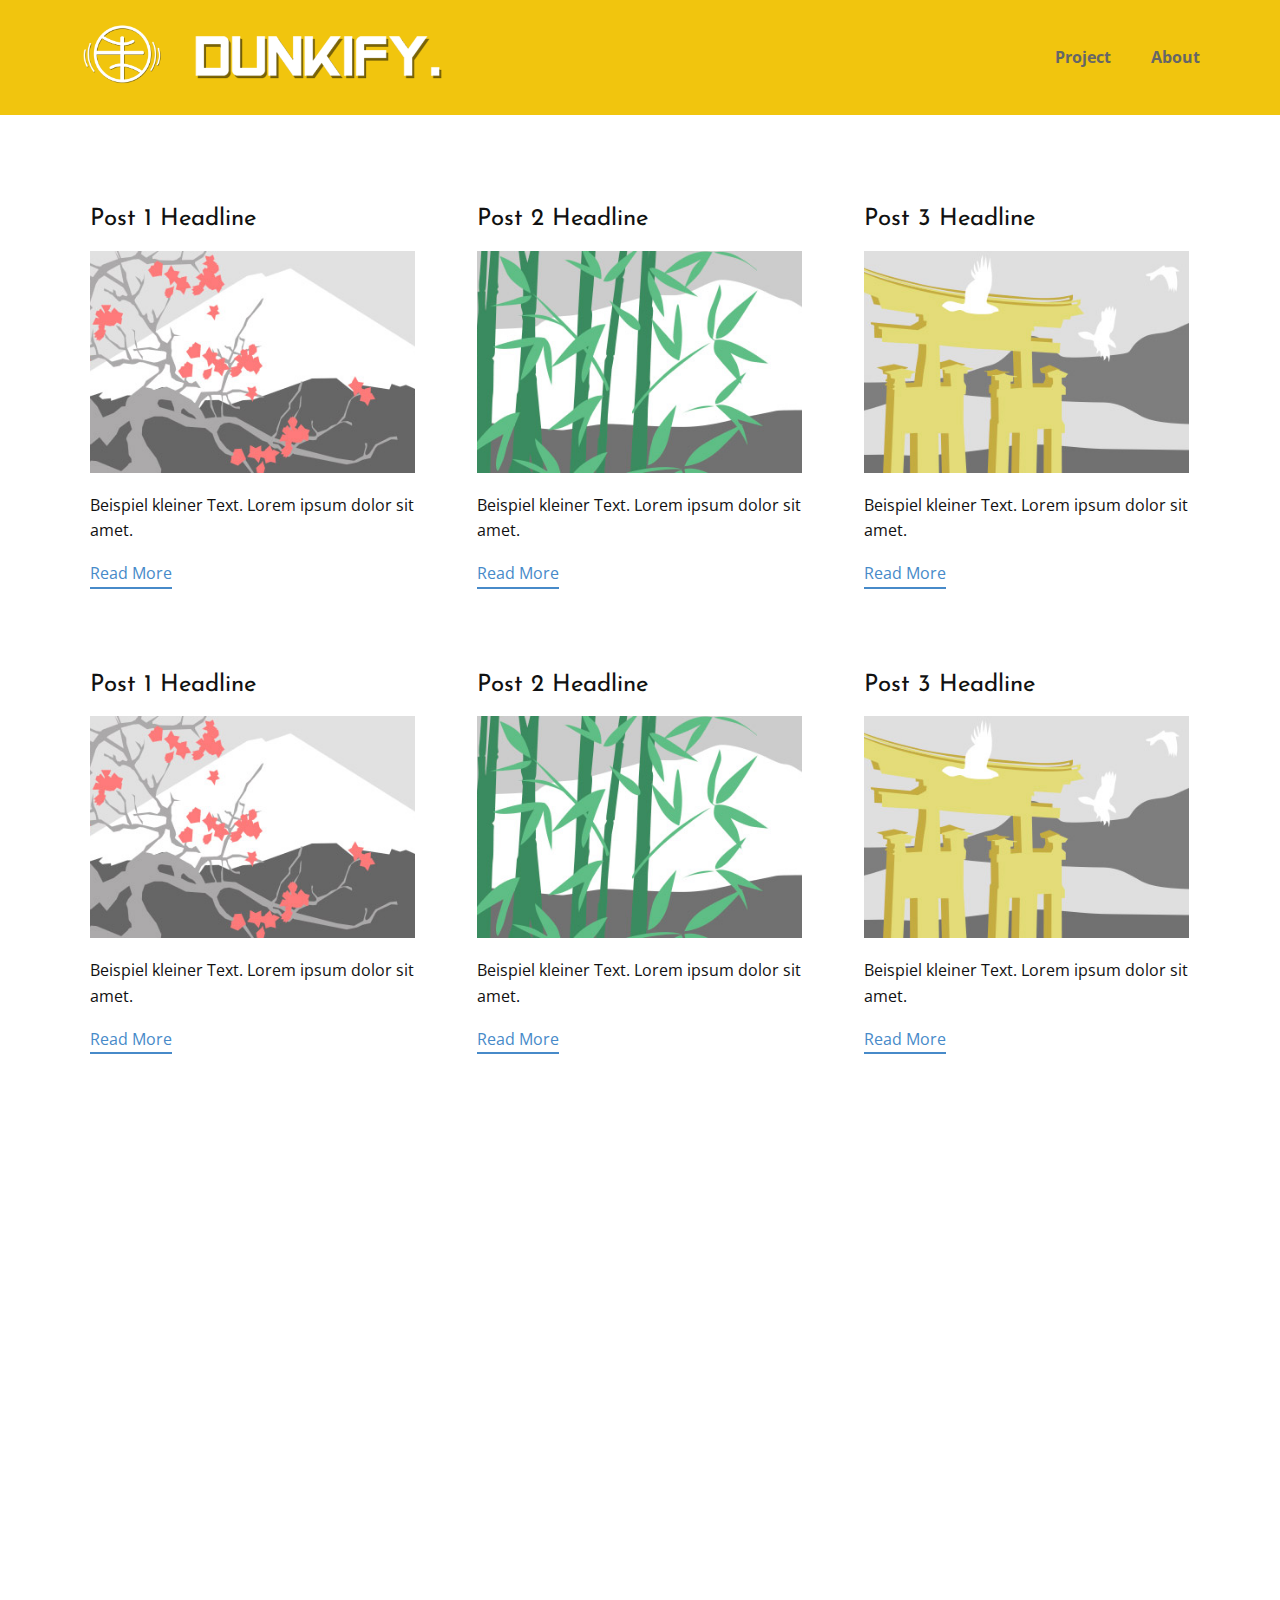
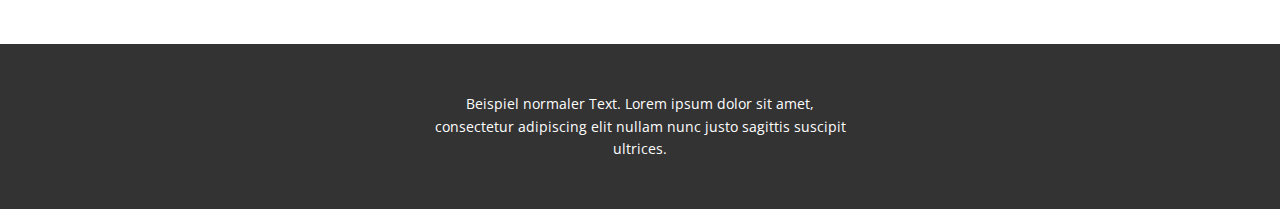
<file: blog/blog.html>
<html style="font-size: 16px;" lang="en"><head>
    <meta name="viewport" content="width=device-width, initial-scale=1.0">
    <meta charset="utf-8">
    <meta name="keywords" content="">
    <meta name="description" content="">
    <meta name="page_type" content="np-template-header-footer-from-plugin">
    <title>Blog Template</title>
    <link rel="stylesheet" href="../nicepage.css" media="screen">
<link rel="stylesheet" href="../Blog-Template.css" media="screen">
    <script class="u-script" type="text/javascript" src="../jquery.js" defer=""></script>
    <script class="u-script" type="text/javascript" src="../nicepage.js" defer=""></script>
    <meta name="generator" content="Nicepage 3.17.5, nicepage.com">
    <link id="u-theme-google-font" rel="stylesheet" href="https://fonts.googleapis.com/css?family=Open+Sans:300,300i,400,400i,600,600i,700,700i,800,800i|Josefin+Sans:100,100i,200,200i,300,300i,400,400i,500,500i,600,600i,700,700i">
    
    
    
    
    <script type="application/ld+json">{
		"@context": "http://schema.org",
		"@type": "Organization",
		"name": "Dunkify",
		"logo": "images/LogoDunkify.png"
}</script>
    <meta property="og:title" content="Blog Template">
    <meta property="og:type" content="website">
    <meta name="theme-color" content="#478ac9">
  </head>
  <body class="u-body"><header class="u-clearfix u-header u-palette-3-base u-header" id="sec-c689"><div class="u-clearfix u-sheet u-sheet-1">
        <a href="https://nicepage.com" class="u-image u-logo u-image-1" data-image-width="983" data-image-height="861">
          <img src="../images/LogoDunkify.png" class="u-logo-image u-logo-image-1" data-image-width="79">
        </a>
        <nav class="u-menu u-menu-dropdown u-offcanvas u-menu-1">
          <div class="menu-collapse" style="font-size: 1rem; letter-spacing: 0px; font-weight: 700;">
            <a class="u-button-style u-custom-active-border-color u-custom-active-color u-custom-border u-custom-border-color u-custom-borders u-custom-hover-border-color u-custom-hover-color u-custom-left-right-menu-spacing u-custom-padding-bottom u-custom-text-active-color u-custom-text-color u-custom-text-hover-color u-custom-top-bottom-menu-spacing u-nav-link u-text-active-palette-1-base u-text-hover-palette-2-base" href="#">
              <svg><use xmlns:xlink="http://www.w3.org/1999/xlink" xlink:href="#menu-hamburger"></use></svg>
              <svg version="1.1" xmlns="http://www.w3.org/2000/svg" xmlns:xlink="http://www.w3.org/1999/xlink"><defs><symbol id="menu-hamburger" viewBox="0 0 16 16" style="width: 16px; height: 16px;"><rect y="1" width="16" height="2"></rect><rect y="7" width="16" height="2"></rect><rect y="13" width="16" height="2"></rect>
</symbol>
</defs></svg>
            </a>
          </div>
          <div class="u-custom-menu u-nav-container">
            <ul class="u-nav u-spacing-20 u-unstyled u-nav-1"><li class="u-nav-item"><a class="u-border-active-palette-1-base u-border-hover-palette-1-base u-border-no-left u-border-no-right u-border-no-top u-button-style u-nav-link u-text-active-white u-text-grey-60 u-text-hover-palette-2-base" href="../Project.html" style="padding: 10px;">Project</a>
</li><li class="u-nav-item"><a class="u-border-active-palette-1-base u-border-hover-palette-1-base u-border-no-left u-border-no-right u-border-no-top u-button-style u-nav-link u-text-active-white u-text-grey-60 u-text-hover-palette-2-base" href="../About.html" style="padding: 10px;">About</a>
</li></ul>
          </div>
          <div class="u-custom-menu u-nav-container-collapse">
            <div class="u-black u-container-style u-inner-container-layout u-opacity u-opacity-95 u-sidenav">
              <div class="u-sidenav-overflow">
                <div class="u-menu-close"></div>
                <ul class="u-align-center u-nav u-popupmenu-items u-unstyled u-nav-2"><li class="u-nav-item"><a class="u-button-style u-nav-link" href="../Project.html" style="padding: 10px 20px;">Project</a>
</li><li class="u-nav-item"><a class="u-button-style u-nav-link" href="../About.html" style="padding: 10px 20px;">About</a>
</li></ul>
              </div>
            </div>
            <div class="u-black u-menu-overlay u-opacity u-opacity-70"></div>
          </div>
        </nav>
        <img class="u-image u-image-default u-image-2" src="../images/TitleDunkify.png" alt="" data-image-width="983" data-image-height="234">
      </div></header>
    <section class="u-clearfix u-section-1" id="sec-0c69">
      <div class="u-clearfix u-sheet u-valign-middle u-sheet-1"><!--blog--><!--blog_options_json--><!--{"type":"Recent","source":"","tags":"","count":""}--><!--/blog_options_json-->
        <div class="u-blog u-expanded-width u-repeater u-repeater-1"><!--blog_post-->
          <div class="u-blog-post u-container-style u-repeater-item u-white u-repeater-item-1">
            <div class="u-container-layout u-similar-container u-valign-top u-container-layout-1"><!--blog_post_header-->
              <h4 class="u-blog-control u-text u-text-1">
                <a class="u-post-header-link" href="../blog/post.html"><!--blog_post_header_content-->Post 1 Headline<!--/blog_post_header_content--></a>
              </h4><!--/blog_post_header--><!--blog_post_image-->
              <a class="u-post-header-link" href="../blog/post.html"><img alt="" class="u-blog-control u-expanded-width u-image u-image-default u-image-1" src="[data-uri]"></a><!--/blog_post_image--><!--blog_post_content-->
              <div class="u-blog-control u-post-content u-text u-text-2 fr-view">Beispiel kleiner Text. Lorem ipsum dolor sit amet.</div><!--/blog_post_content--><!--blog_post_readmore-->
              <a href="../blog/post.html" class="u-blog-control u-border-2 u-border-palette-1-base u-btn u-btn-rectangle u-button-style u-none u-btn-1"><!--blog_post_readmore_content-->Read More<!--/blog_post_readmore_content--></a><!--/blog_post_readmore-->
            </div>
          </div><div class="u-blog-post u-container-style u-repeater-item u-video-cover u-white">
            <div class="u-container-layout u-similar-container u-valign-top u-container-layout-2"><!--blog_post_header-->
              <h4 class="u-blog-control u-text u-text-3">
                <a class="u-post-header-link" href="../blog/post-1.html"><!--blog_post_header_content-->Post 2 Headline<!--/blog_post_header_content--></a>
              </h4><!--/blog_post_header--><!--blog_post_image-->
              <a class="u-post-header-link" href="../blog/post-1.html"><img alt="" class="u-blog-control u-expanded-width u-image u-image-default u-image-2" src="[data-uri]"></a><!--/blog_post_image--><!--blog_post_content-->
              <div class="u-blog-control u-post-content u-text u-text-4 fr-view">Beispiel kleiner Text. Lorem ipsum dolor sit amet.</div><!--/blog_post_content--><!--blog_post_readmore-->
              <a href="../blog/post-1.html" class="u-blog-control u-border-2 u-border-palette-1-base u-btn u-btn-rectangle u-button-style u-none u-btn-2"><!--blog_post_readmore_content-->Read More<!--/blog_post_readmore_content--></a><!--/blog_post_readmore-->
            </div>
          </div><div class="u-blog-post u-container-style u-repeater-item u-video-cover u-white">
            <div class="u-container-layout u-similar-container u-valign-top u-container-layout-3"><!--blog_post_header-->
              <h4 class="u-blog-control u-text u-text-5">
                <a class="u-post-header-link" href="../blog/post-2.html"><!--blog_post_header_content-->Post 3 Headline<!--/blog_post_header_content--></a>
              </h4><!--/blog_post_header--><!--blog_post_image-->
              <a class="u-post-header-link" href="../blog/post-2.html"><img alt="" class="u-blog-control u-expanded-width u-image u-image-default u-image-3" src="[data-uri]"></a><!--/blog_post_image--><!--blog_post_content-->
              <div class="u-blog-control u-post-content u-text u-text-6 fr-view">Beispiel kleiner Text. Lorem ipsum dolor sit amet.</div><!--/blog_post_content--><!--blog_post_readmore-->
              <a href="../blog/post-2.html" class="u-blog-control u-border-2 u-border-palette-1-base u-btn u-btn-rectangle u-button-style u-none u-btn-3"><!--blog_post_readmore_content-->Read More<!--/blog_post_readmore_content--></a><!--/blog_post_readmore-->
            </div>
          </div><div class="u-blog-post u-container-style u-repeater-item u-white u-repeater-item-1">
            <div class="u-container-layout u-similar-container u-valign-top u-container-layout-1"><!--blog_post_header-->
              <h4 class="u-blog-control u-text u-text-1">
                <a class="u-post-header-link" href="../blog/post-3.html"><!--blog_post_header_content-->Post 1 Headline<!--/blog_post_header_content--></a>
              </h4><!--/blog_post_header--><!--blog_post_image-->
              <a class="u-post-header-link" href="../blog/post-3.html"><img alt="" class="u-blog-control u-expanded-width u-image u-image-default u-image-1" src="[data-uri]"></a><!--/blog_post_image--><!--blog_post_content-->
              <div class="u-blog-control u-post-content u-text u-text-2 fr-view">Beispiel kleiner Text. Lorem ipsum dolor sit amet.</div><!--/blog_post_content--><!--blog_post_readmore-->
              <a href="../blog/post-3.html" class="u-blog-control u-border-2 u-border-palette-1-base u-btn u-btn-rectangle u-button-style u-none u-btn-1"><!--blog_post_readmore_content-->Read More<!--/blog_post_readmore_content--></a><!--/blog_post_readmore-->
            </div>
          </div><div class="u-blog-post u-container-style u-repeater-item u-video-cover u-white">
            <div class="u-container-layout u-similar-container u-valign-top u-container-layout-2"><!--blog_post_header-->
              <h4 class="u-blog-control u-text u-text-3">
                <a class="u-post-header-link" href="../blog/post-4.html"><!--blog_post_header_content-->Post 2 Headline<!--/blog_post_header_content--></a>
              </h4><!--/blog_post_header--><!--blog_post_image-->
              <a class="u-post-header-link" href="../blog/post-4.html"><img alt="" class="u-blog-control u-expanded-width u-image u-image-default u-image-2" src="[data-uri]"></a><!--/blog_post_image--><!--blog_post_content-->
              <div class="u-blog-control u-post-content u-text u-text-4 fr-view">Beispiel kleiner Text. Lorem ipsum dolor sit amet.</div><!--/blog_post_content--><!--blog_post_readmore-->
              <a href="../blog/post-4.html" class="u-blog-control u-border-2 u-border-palette-1-base u-btn u-btn-rectangle u-button-style u-none u-btn-2"><!--blog_post_readmore_content-->Read More<!--/blog_post_readmore_content--></a><!--/blog_post_readmore-->
            </div>
          </div><div class="u-blog-post u-container-style u-repeater-item u-video-cover u-white">
            <div class="u-container-layout u-similar-container u-valign-top u-container-layout-3"><!--blog_post_header-->
              <h4 class="u-blog-control u-text u-text-5">
                <a class="u-post-header-link" href="../blog/post-5.html"><!--blog_post_header_content-->Post 3 Headline<!--/blog_post_header_content--></a>
              </h4><!--/blog_post_header--><!--blog_post_image-->
              <a class="u-post-header-link" href="../blog/post-5.html"><img alt="" class="u-blog-control u-expanded-width u-image u-image-default u-image-3" src="[data-uri]"></a><!--/blog_post_image--><!--blog_post_content-->
              <div class="u-blog-control u-post-content u-text u-text-6 fr-view">Beispiel kleiner Text. Lorem ipsum dolor sit amet.</div><!--/blog_post_content--><!--blog_post_readmore-->
              <a href="../blog/post-5.html" class="u-blog-control u-border-2 u-border-palette-1-base u-btn u-btn-rectangle u-button-style u-none u-btn-3"><!--blog_post_readmore_content-->Read More<!--/blog_post_readmore_content--></a><!--/blog_post_readmore-->
            </div>
          </div><!--/blog_post--><!--blog_post-->
          <!--/blog_post--><!--blog_post-->
          <!--/blog_post-->
        </div><!--/blog-->
      </div>
    </section>
    <section class="u-clearfix u-section-2" id="sec-0676">
      <div class="u-clearfix u-sheet u-sheet-1"></div>
    </section>
    
    
    
    <footer class="u-align-center u-clearfix u-footer u-grey-80 u-footer" id="sec-7fc4"><div class="u-clearfix u-sheet u-sheet-1">
        <p class="u-small-text u-text u-text-variant u-text-1">Beispiel normaler Text. Lorem ipsum dolor sit amet, consectetur adipiscing elit nullam nunc justo sagittis suscipit ultrices.</p>
      </div></footer>
  
</body></html>
</file>
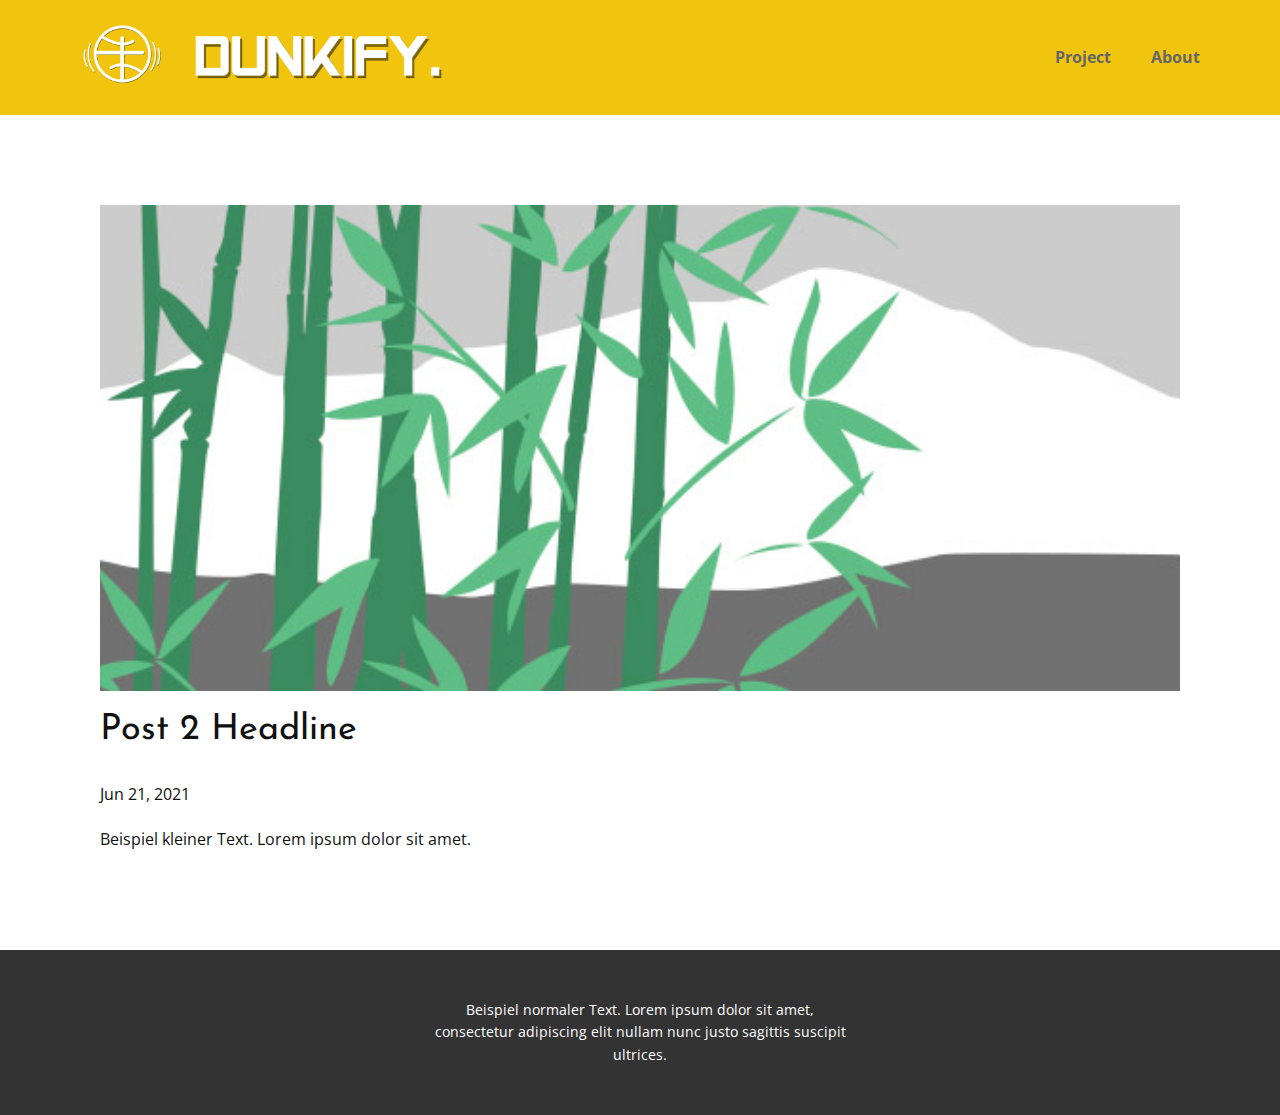
<file: blog/post-1.html>
<!doctype html>
<html style="font-size: 16px;" lang="en"><head>
    <meta name="viewport" content="width=device-width, initial-scale=1.0">
    <meta charset="utf-8">
    <meta name="keywords" content="Post 1 Headline">
    <meta name="description" content="">
    <meta name="page_type" content="np-template-header-footer-from-plugin">
    <title>Post 2 Headline</title>
    <link rel="stylesheet" href="../nicepage.css" media="screen">
<link rel="stylesheet" href="../Post-Template.css" media="screen">
    <script class="u-script" type="text/javascript" src="../jquery.js" defer=""></script>
    <script class="u-script" type="text/javascript" src="../nicepage.js" defer=""></script>
    <meta name="generator" content="Nicepage 3.17.5, nicepage.com">
    <link id="u-theme-google-font" rel="stylesheet" href="https://fonts.googleapis.com/css?family=Open+Sans:300,300i,400,400i,600,600i,700,700i,800,800i|Josefin+Sans:100,100i,200,200i,300,300i,400,400i,500,500i,600,600i,700,700i">
    
    
    
    <script type="application/ld+json">{
		"@context": "http://schema.org",
		"@type": "Organization",
		"name": "Dunkify",
		"logo": "images/LogoDunkify.png"
}</script>
    <meta property="og:title" content="Post Template">
    <meta property="og:type" content="website">
    <meta name="theme-color" content="#478ac9">
  </head>
  <body class="u-body"><header class="u-clearfix u-header u-palette-3-base u-header" id="sec-c689"><div class="u-clearfix u-sheet u-sheet-1">
        <a href="https://nicepage.com" class="u-image u-logo u-image-1" data-image-width="983" data-image-height="861">
          <img src="../images/LogoDunkify.png" class="u-logo-image u-logo-image-1" data-image-width="79">
        </a>
        <nav class="u-menu u-menu-dropdown u-offcanvas u-menu-1">
          <div class="menu-collapse" style="font-size: 1rem; letter-spacing: 0px; font-weight: 700;">
            <a class="u-button-style u-custom-active-border-color u-custom-active-color u-custom-border u-custom-border-color u-custom-borders u-custom-hover-border-color u-custom-hover-color u-custom-left-right-menu-spacing u-custom-padding-bottom u-custom-text-active-color u-custom-text-color u-custom-text-hover-color u-custom-top-bottom-menu-spacing u-nav-link u-text-active-palette-1-base u-text-hover-palette-2-base" href="#">
              <svg><use xmlns:xlink="http://www.w3.org/1999/xlink" xlink:href="#menu-hamburger"></use></svg>
              <svg version="1.1" xmlns="http://www.w3.org/2000/svg" xmlns:xlink="http://www.w3.org/1999/xlink"><defs><symbol id="menu-hamburger" viewBox="0 0 16 16" style="width: 16px; height: 16px;"><rect y="1" width="16" height="2"></rect><rect y="7" width="16" height="2"></rect><rect y="13" width="16" height="2"></rect>
</symbol>
</defs></svg>
            </a>
          </div>
          <div class="u-custom-menu u-nav-container">
            <ul class="u-nav u-spacing-20 u-unstyled u-nav-1"><li class="u-nav-item"><a class="u-border-active-palette-1-base u-border-hover-palette-1-base u-border-no-left u-border-no-right u-border-no-top u-button-style u-nav-link u-text-active-white u-text-grey-60 u-text-hover-palette-2-base" href="../Project.html" style="padding: 10px;">Project</a>
</li><li class="u-nav-item"><a class="u-border-active-palette-1-base u-border-hover-palette-1-base u-border-no-left u-border-no-right u-border-no-top u-button-style u-nav-link u-text-active-white u-text-grey-60 u-text-hover-palette-2-base" href="../About.html" style="padding: 10px;">About</a>
</li></ul>
          </div>
          <div class="u-custom-menu u-nav-container-collapse">
            <div class="u-black u-container-style u-inner-container-layout u-opacity u-opacity-95 u-sidenav">
              <div class="u-sidenav-overflow">
                <div class="u-menu-close"></div>
                <ul class="u-align-center u-nav u-popupmenu-items u-unstyled u-nav-2"><li class="u-nav-item"><a class="u-button-style u-nav-link" href="../Project.html" style="padding: 10px 20px;">Project</a>
</li><li class="u-nav-item"><a class="u-button-style u-nav-link" href="../About.html" style="padding: 10px 20px;">About</a>
</li></ul>
              </div>
            </div>
            <div class="u-black u-menu-overlay u-opacity u-opacity-70"></div>
          </div>
        </nav>
        <img class="u-image u-image-default u-image-2" src="../images/TitleDunkify.png" alt="" data-image-width="983" data-image-height="234">
      </div></header>
    <section class="u-align-center u-clearfix u-section-1" id="sec-286d">
      <div class="u-clearfix u-sheet u-valign-middle-md u-valign-middle-sm u-valign-middle-xs u-sheet-1"><!--post_details--><!--post_details_options_json--><!--{"source":""}--><!--/post_details_options_json--><!--blog_post-->
        <div class="u-container-style u-expanded-width u-post-details u-post-details-1">
          <div class="u-container-layout u-valign-middle u-container-layout-1"><!--blog_post_image-->
            <img alt="" class="u-blog-control u-expanded-width u-image u-image-default u-image-1" src="[data-uri]"><!--/blog_post_image--><!--blog_post_header-->
            <h2 class="u-blog-control u-text u-text-1">Post 2 Headline</h2><!--/blog_post_header--><!--blog_post_metadata-->
            <div class="u-blog-control u-metadata u-metadata-1"><!--blog_post_metadata_date-->
              <span class="u-meta-date u-meta-icon">Jun 21, 2021</span><!--/blog_post_metadata_date--><!--blog_post_metadata_category-->
              <!--/blog_post_metadata_category--><!--blog_post_metadata_comments-->
              <!--/blog_post_metadata_comments-->
            </div><!--/blog_post_metadata--><!--blog_post_content-->
            <div class="u-align-justify u-blog-control u-post-content u-text u-text-2 fr-view">
  Beispiel kleiner Text. Lorem ipsum dolor sit amet.
  </div><!--/blog_post_content-->
          </div>
        </div><!--/blog_post--><!--/post_details-->
      </div>
    </section>
    
    
    
    <footer class="u-align-center u-clearfix u-footer u-grey-80 u-footer" id="sec-7fc4"><div class="u-clearfix u-sheet u-sheet-1">
        <p class="u-small-text u-text u-text-variant u-text-1">Beispiel normaler Text. Lorem ipsum dolor sit amet, consectetur adipiscing elit nullam nunc justo sagittis suscipit ultrices.</p>
      </div></footer>
  
</body></html>
</file>
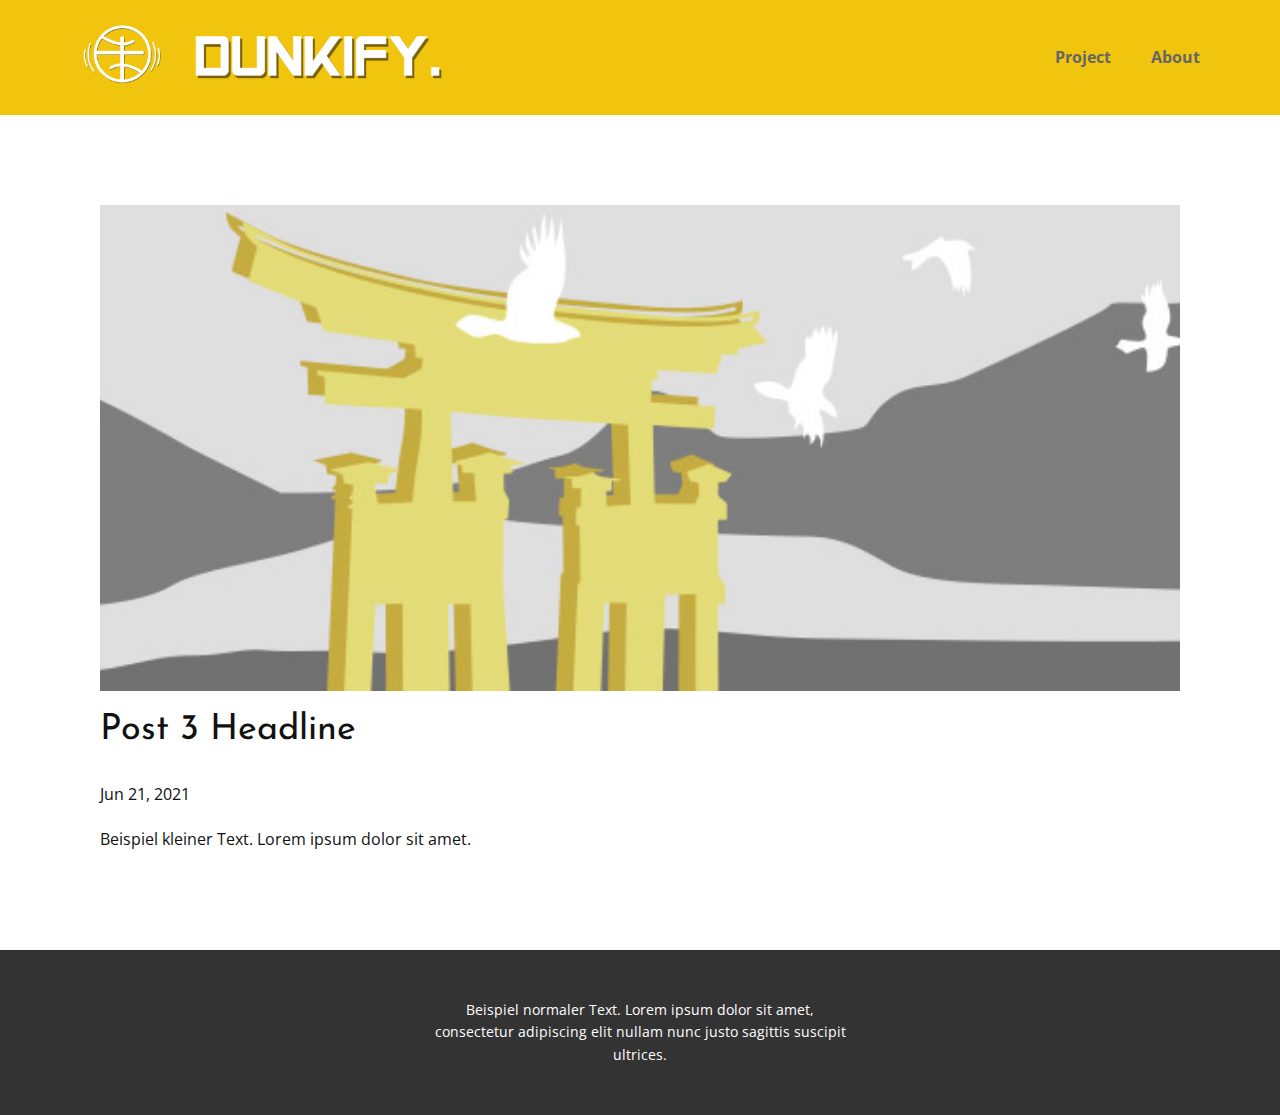
<file: blog/post-2.html>
<!doctype html>
<html style="font-size: 16px;" lang="en"><head>
    <meta name="viewport" content="width=device-width, initial-scale=1.0">
    <meta charset="utf-8">
    <meta name="keywords" content="Post 1 Headline">
    <meta name="description" content="">
    <meta name="page_type" content="np-template-header-footer-from-plugin">
    <title>Post 3 Headline</title>
    <link rel="stylesheet" href="../nicepage.css" media="screen">
<link rel="stylesheet" href="../Post-Template.css" media="screen">
    <script class="u-script" type="text/javascript" src="../jquery.js" defer=""></script>
    <script class="u-script" type="text/javascript" src="../nicepage.js" defer=""></script>
    <meta name="generator" content="Nicepage 3.17.5, nicepage.com">
    <link id="u-theme-google-font" rel="stylesheet" href="https://fonts.googleapis.com/css?family=Open+Sans:300,300i,400,400i,600,600i,700,700i,800,800i|Josefin+Sans:100,100i,200,200i,300,300i,400,400i,500,500i,600,600i,700,700i">
    
    
    
    <script type="application/ld+json">{
		"@context": "http://schema.org",
		"@type": "Organization",
		"name": "Dunkify",
		"logo": "images/LogoDunkify.png"
}</script>
    <meta property="og:title" content="Post Template">
    <meta property="og:type" content="website">
    <meta name="theme-color" content="#478ac9">
  </head>
  <body class="u-body"><header class="u-clearfix u-header u-palette-3-base u-header" id="sec-c689"><div class="u-clearfix u-sheet u-sheet-1">
        <a href="https://nicepage.com" class="u-image u-logo u-image-1" data-image-width="983" data-image-height="861">
          <img src="../images/LogoDunkify.png" class="u-logo-image u-logo-image-1" data-image-width="79">
        </a>
        <nav class="u-menu u-menu-dropdown u-offcanvas u-menu-1">
          <div class="menu-collapse" style="font-size: 1rem; letter-spacing: 0px; font-weight: 700;">
            <a class="u-button-style u-custom-active-border-color u-custom-active-color u-custom-border u-custom-border-color u-custom-borders u-custom-hover-border-color u-custom-hover-color u-custom-left-right-menu-spacing u-custom-padding-bottom u-custom-text-active-color u-custom-text-color u-custom-text-hover-color u-custom-top-bottom-menu-spacing u-nav-link u-text-active-palette-1-base u-text-hover-palette-2-base" href="#">
              <svg><use xmlns:xlink="http://www.w3.org/1999/xlink" xlink:href="#menu-hamburger"></use></svg>
              <svg version="1.1" xmlns="http://www.w3.org/2000/svg" xmlns:xlink="http://www.w3.org/1999/xlink"><defs><symbol id="menu-hamburger" viewBox="0 0 16 16" style="width: 16px; height: 16px;"><rect y="1" width="16" height="2"></rect><rect y="7" width="16" height="2"></rect><rect y="13" width="16" height="2"></rect>
</symbol>
</defs></svg>
            </a>
          </div>
          <div class="u-custom-menu u-nav-container">
            <ul class="u-nav u-spacing-20 u-unstyled u-nav-1"><li class="u-nav-item"><a class="u-border-active-palette-1-base u-border-hover-palette-1-base u-border-no-left u-border-no-right u-border-no-top u-button-style u-nav-link u-text-active-white u-text-grey-60 u-text-hover-palette-2-base" href="../Project.html" style="padding: 10px;">Project</a>
</li><li class="u-nav-item"><a class="u-border-active-palette-1-base u-border-hover-palette-1-base u-border-no-left u-border-no-right u-border-no-top u-button-style u-nav-link u-text-active-white u-text-grey-60 u-text-hover-palette-2-base" href="../About.html" style="padding: 10px;">About</a>
</li></ul>
          </div>
          <div class="u-custom-menu u-nav-container-collapse">
            <div class="u-black u-container-style u-inner-container-layout u-opacity u-opacity-95 u-sidenav">
              <div class="u-sidenav-overflow">
                <div class="u-menu-close"></div>
                <ul class="u-align-center u-nav u-popupmenu-items u-unstyled u-nav-2"><li class="u-nav-item"><a class="u-button-style u-nav-link" href="../Project.html" style="padding: 10px 20px;">Project</a>
</li><li class="u-nav-item"><a class="u-button-style u-nav-link" href="../About.html" style="padding: 10px 20px;">About</a>
</li></ul>
              </div>
            </div>
            <div class="u-black u-menu-overlay u-opacity u-opacity-70"></div>
          </div>
        </nav>
        <img class="u-image u-image-default u-image-2" src="../images/TitleDunkify.png" alt="" data-image-width="983" data-image-height="234">
      </div></header>
    <section class="u-align-center u-clearfix u-section-1" id="sec-286d">
      <div class="u-clearfix u-sheet u-valign-middle-md u-valign-middle-sm u-valign-middle-xs u-sheet-1"><!--post_details--><!--post_details_options_json--><!--{"source":""}--><!--/post_details_options_json--><!--blog_post-->
        <div class="u-container-style u-expanded-width u-post-details u-post-details-1">
          <div class="u-container-layout u-valign-middle u-container-layout-1"><!--blog_post_image-->
            <img alt="" class="u-blog-control u-expanded-width u-image u-image-default u-image-1" src="[data-uri]"><!--/blog_post_image--><!--blog_post_header-->
            <h2 class="u-blog-control u-text u-text-1">Post 3 Headline</h2><!--/blog_post_header--><!--blog_post_metadata-->
            <div class="u-blog-control u-metadata u-metadata-1"><!--blog_post_metadata_date-->
              <span class="u-meta-date u-meta-icon">Jun 21, 2021</span><!--/blog_post_metadata_date--><!--blog_post_metadata_category-->
              <!--/blog_post_metadata_category--><!--blog_post_metadata_comments-->
              <!--/blog_post_metadata_comments-->
            </div><!--/blog_post_metadata--><!--blog_post_content-->
            <div class="u-align-justify u-blog-control u-post-content u-text u-text-2 fr-view">
  Beispiel kleiner Text. Lorem ipsum dolor sit amet.
  </div><!--/blog_post_content-->
          </div>
        </div><!--/blog_post--><!--/post_details-->
      </div>
    </section>
    
    
    
    <footer class="u-align-center u-clearfix u-footer u-grey-80 u-footer" id="sec-7fc4"><div class="u-clearfix u-sheet u-sheet-1">
        <p class="u-small-text u-text u-text-variant u-text-1">Beispiel normaler Text. Lorem ipsum dolor sit amet, consectetur adipiscing elit nullam nunc justo sagittis suscipit ultrices.</p>
      </div></footer>
  
</body></html>
</file>
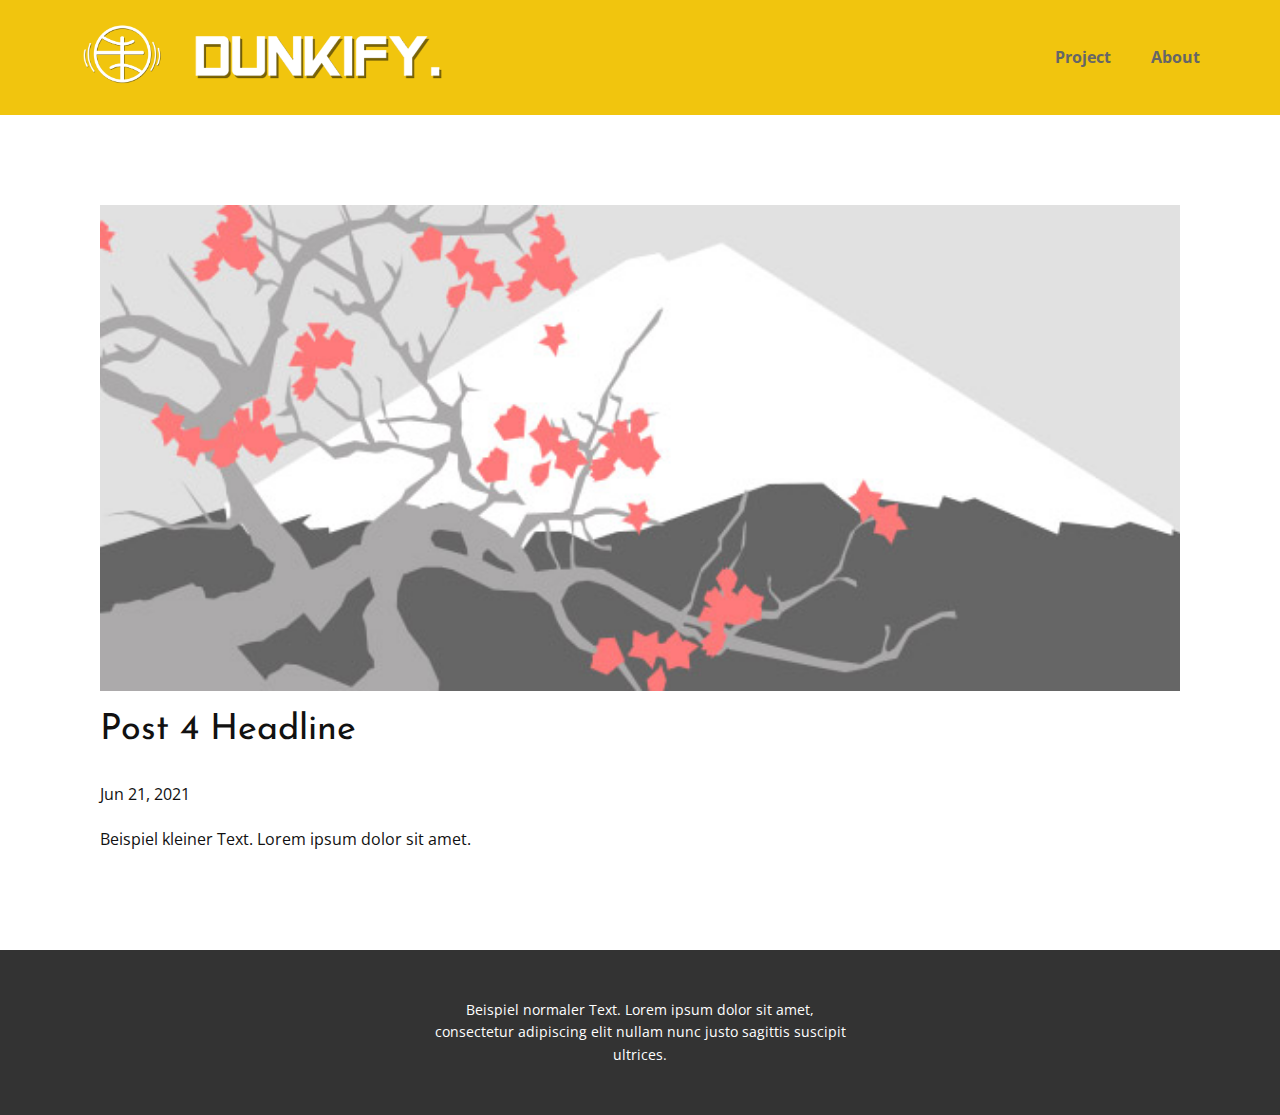
<file: blog/post-3.html>
<!doctype html>
<html style="font-size: 16px;" lang="en"><head>
    <meta name="viewport" content="width=device-width, initial-scale=1.0">
    <meta charset="utf-8">
    <meta name="keywords" content="Post 1 Headline">
    <meta name="description" content="">
    <meta name="page_type" content="np-template-header-footer-from-plugin">
    <title>Post 4 Headline</title>
    <link rel="stylesheet" href="../nicepage.css" media="screen">
<link rel="stylesheet" href="../Post-Template.css" media="screen">
    <script class="u-script" type="text/javascript" src="../jquery.js" defer=""></script>
    <script class="u-script" type="text/javascript" src="../nicepage.js" defer=""></script>
    <meta name="generator" content="Nicepage 3.17.5, nicepage.com">
    <link id="u-theme-google-font" rel="stylesheet" href="https://fonts.googleapis.com/css?family=Open+Sans:300,300i,400,400i,600,600i,700,700i,800,800i|Josefin+Sans:100,100i,200,200i,300,300i,400,400i,500,500i,600,600i,700,700i">
    
    
    
    <script type="application/ld+json">{
		"@context": "http://schema.org",
		"@type": "Organization",
		"name": "Dunkify",
		"logo": "images/LogoDunkify.png"
}</script>
    <meta property="og:title" content="Post Template">
    <meta property="og:type" content="website">
    <meta name="theme-color" content="#478ac9">
  </head>
  <body class="u-body"><header class="u-clearfix u-header u-palette-3-base u-header" id="sec-c689"><div class="u-clearfix u-sheet u-sheet-1">
        <a href="https://nicepage.com" class="u-image u-logo u-image-1" data-image-width="983" data-image-height="861">
          <img src="../images/LogoDunkify.png" class="u-logo-image u-logo-image-1" data-image-width="79">
        </a>
        <nav class="u-menu u-menu-dropdown u-offcanvas u-menu-1">
          <div class="menu-collapse" style="font-size: 1rem; letter-spacing: 0px; font-weight: 700;">
            <a class="u-button-style u-custom-active-border-color u-custom-active-color u-custom-border u-custom-border-color u-custom-borders u-custom-hover-border-color u-custom-hover-color u-custom-left-right-menu-spacing u-custom-padding-bottom u-custom-text-active-color u-custom-text-color u-custom-text-hover-color u-custom-top-bottom-menu-spacing u-nav-link u-text-active-palette-1-base u-text-hover-palette-2-base" href="#">
              <svg><use xmlns:xlink="http://www.w3.org/1999/xlink" xlink:href="#menu-hamburger"></use></svg>
              <svg version="1.1" xmlns="http://www.w3.org/2000/svg" xmlns:xlink="http://www.w3.org/1999/xlink"><defs><symbol id="menu-hamburger" viewBox="0 0 16 16" style="width: 16px; height: 16px;"><rect y="1" width="16" height="2"></rect><rect y="7" width="16" height="2"></rect><rect y="13" width="16" height="2"></rect>
</symbol>
</defs></svg>
            </a>
          </div>
          <div class="u-custom-menu u-nav-container">
            <ul class="u-nav u-spacing-20 u-unstyled u-nav-1"><li class="u-nav-item"><a class="u-border-active-palette-1-base u-border-hover-palette-1-base u-border-no-left u-border-no-right u-border-no-top u-button-style u-nav-link u-text-active-white u-text-grey-60 u-text-hover-palette-2-base" href="../Project.html" style="padding: 10px;">Project</a>
</li><li class="u-nav-item"><a class="u-border-active-palette-1-base u-border-hover-palette-1-base u-border-no-left u-border-no-right u-border-no-top u-button-style u-nav-link u-text-active-white u-text-grey-60 u-text-hover-palette-2-base" href="../About.html" style="padding: 10px;">About</a>
</li></ul>
          </div>
          <div class="u-custom-menu u-nav-container-collapse">
            <div class="u-black u-container-style u-inner-container-layout u-opacity u-opacity-95 u-sidenav">
              <div class="u-sidenav-overflow">
                <div class="u-menu-close"></div>
                <ul class="u-align-center u-nav u-popupmenu-items u-unstyled u-nav-2"><li class="u-nav-item"><a class="u-button-style u-nav-link" href="../Project.html" style="padding: 10px 20px;">Project</a>
</li><li class="u-nav-item"><a class="u-button-style u-nav-link" href="../About.html" style="padding: 10px 20px;">About</a>
</li></ul>
              </div>
            </div>
            <div class="u-black u-menu-overlay u-opacity u-opacity-70"></div>
          </div>
        </nav>
        <img class="u-image u-image-default u-image-2" src="../images/TitleDunkify.png" alt="" data-image-width="983" data-image-height="234">
      </div></header>
    <section class="u-align-center u-clearfix u-section-1" id="sec-286d">
      <div class="u-clearfix u-sheet u-valign-middle-md u-valign-middle-sm u-valign-middle-xs u-sheet-1"><!--post_details--><!--post_details_options_json--><!--{"source":""}--><!--/post_details_options_json--><!--blog_post-->
        <div class="u-container-style u-expanded-width u-post-details u-post-details-1">
          <div class="u-container-layout u-valign-middle u-container-layout-1"><!--blog_post_image-->
            <img alt="" class="u-blog-control u-expanded-width u-image u-image-default u-image-1" src="[data-uri]"><!--/blog_post_image--><!--blog_post_header-->
            <h2 class="u-blog-control u-text u-text-1">Post 4 Headline</h2><!--/blog_post_header--><!--blog_post_metadata-->
            <div class="u-blog-control u-metadata u-metadata-1"><!--blog_post_metadata_date-->
              <span class="u-meta-date u-meta-icon">Jun 21, 2021</span><!--/blog_post_metadata_date--><!--blog_post_metadata_category-->
              <!--/blog_post_metadata_category--><!--blog_post_metadata_comments-->
              <!--/blog_post_metadata_comments-->
            </div><!--/blog_post_metadata--><!--blog_post_content-->
            <div class="u-align-justify u-blog-control u-post-content u-text u-text-2 fr-view">
  Beispiel kleiner Text. Lorem ipsum dolor sit amet.
  </div><!--/blog_post_content-->
          </div>
        </div><!--/blog_post--><!--/post_details-->
      </div>
    </section>
    
    
    
    <footer class="u-align-center u-clearfix u-footer u-grey-80 u-footer" id="sec-7fc4"><div class="u-clearfix u-sheet u-sheet-1">
        <p class="u-small-text u-text u-text-variant u-text-1">Beispiel normaler Text. Lorem ipsum dolor sit amet, consectetur adipiscing elit nullam nunc justo sagittis suscipit ultrices.</p>
      </div></footer>
  
</body></html>
</file>
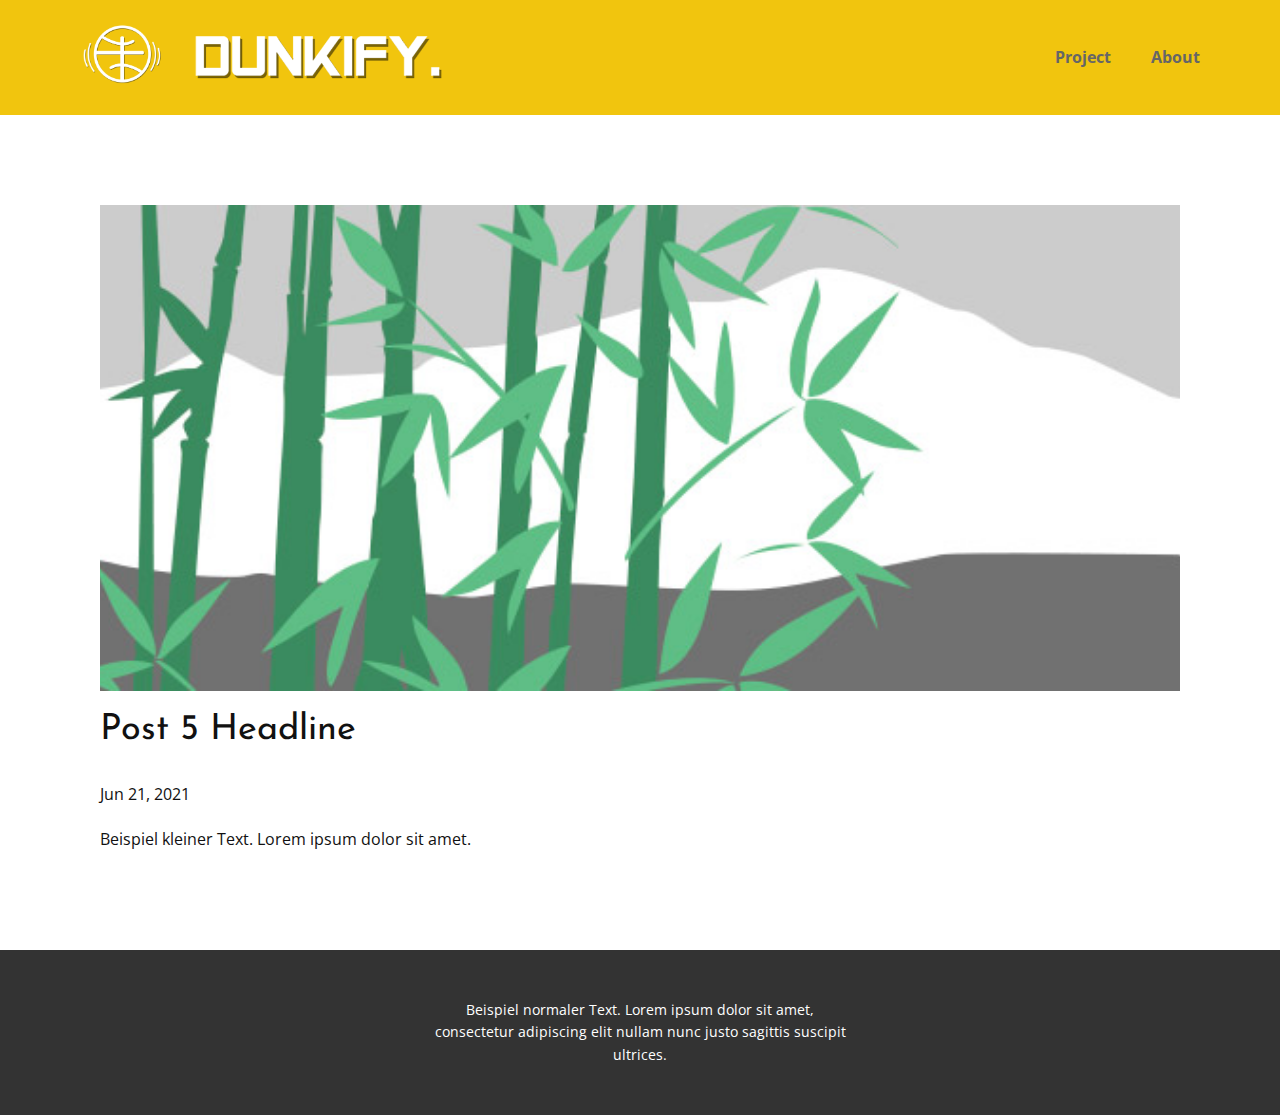
<file: blog/post-4.html>
<!doctype html>
<html style="font-size: 16px;" lang="en"><head>
    <meta name="viewport" content="width=device-width, initial-scale=1.0">
    <meta charset="utf-8">
    <meta name="keywords" content="Post 1 Headline">
    <meta name="description" content="">
    <meta name="page_type" content="np-template-header-footer-from-plugin">
    <title>Post 5 Headline</title>
    <link rel="stylesheet" href="../nicepage.css" media="screen">
<link rel="stylesheet" href="../Post-Template.css" media="screen">
    <script class="u-script" type="text/javascript" src="../jquery.js" defer=""></script>
    <script class="u-script" type="text/javascript" src="../nicepage.js" defer=""></script>
    <meta name="generator" content="Nicepage 3.17.5, nicepage.com">
    <link id="u-theme-google-font" rel="stylesheet" href="https://fonts.googleapis.com/css?family=Open+Sans:300,300i,400,400i,600,600i,700,700i,800,800i|Josefin+Sans:100,100i,200,200i,300,300i,400,400i,500,500i,600,600i,700,700i">
    
    
    
    <script type="application/ld+json">{
		"@context": "http://schema.org",
		"@type": "Organization",
		"name": "Dunkify",
		"logo": "images/LogoDunkify.png"
}</script>
    <meta property="og:title" content="Post Template">
    <meta property="og:type" content="website">
    <meta name="theme-color" content="#478ac9">
  </head>
  <body class="u-body"><header class="u-clearfix u-header u-palette-3-base u-header" id="sec-c689"><div class="u-clearfix u-sheet u-sheet-1">
        <a href="https://nicepage.com" class="u-image u-logo u-image-1" data-image-width="983" data-image-height="861">
          <img src="../images/LogoDunkify.png" class="u-logo-image u-logo-image-1" data-image-width="79">
        </a>
        <nav class="u-menu u-menu-dropdown u-offcanvas u-menu-1">
          <div class="menu-collapse" style="font-size: 1rem; letter-spacing: 0px; font-weight: 700;">
            <a class="u-button-style u-custom-active-border-color u-custom-active-color u-custom-border u-custom-border-color u-custom-borders u-custom-hover-border-color u-custom-hover-color u-custom-left-right-menu-spacing u-custom-padding-bottom u-custom-text-active-color u-custom-text-color u-custom-text-hover-color u-custom-top-bottom-menu-spacing u-nav-link u-text-active-palette-1-base u-text-hover-palette-2-base" href="#">
              <svg><use xmlns:xlink="http://www.w3.org/1999/xlink" xlink:href="#menu-hamburger"></use></svg>
              <svg version="1.1" xmlns="http://www.w3.org/2000/svg" xmlns:xlink="http://www.w3.org/1999/xlink"><defs><symbol id="menu-hamburger" viewBox="0 0 16 16" style="width: 16px; height: 16px;"><rect y="1" width="16" height="2"></rect><rect y="7" width="16" height="2"></rect><rect y="13" width="16" height="2"></rect>
</symbol>
</defs></svg>
            </a>
          </div>
          <div class="u-custom-menu u-nav-container">
            <ul class="u-nav u-spacing-20 u-unstyled u-nav-1"><li class="u-nav-item"><a class="u-border-active-palette-1-base u-border-hover-palette-1-base u-border-no-left u-border-no-right u-border-no-top u-button-style u-nav-link u-text-active-white u-text-grey-60 u-text-hover-palette-2-base" href="../Project.html" style="padding: 10px;">Project</a>
</li><li class="u-nav-item"><a class="u-border-active-palette-1-base u-border-hover-palette-1-base u-border-no-left u-border-no-right u-border-no-top u-button-style u-nav-link u-text-active-white u-text-grey-60 u-text-hover-palette-2-base" href="../About.html" style="padding: 10px;">About</a>
</li></ul>
          </div>
          <div class="u-custom-menu u-nav-container-collapse">
            <div class="u-black u-container-style u-inner-container-layout u-opacity u-opacity-95 u-sidenav">
              <div class="u-sidenav-overflow">
                <div class="u-menu-close"></div>
                <ul class="u-align-center u-nav u-popupmenu-items u-unstyled u-nav-2"><li class="u-nav-item"><a class="u-button-style u-nav-link" href="../Project.html" style="padding: 10px 20px;">Project</a>
</li><li class="u-nav-item"><a class="u-button-style u-nav-link" href="../About.html" style="padding: 10px 20px;">About</a>
</li></ul>
              </div>
            </div>
            <div class="u-black u-menu-overlay u-opacity u-opacity-70"></div>
          </div>
        </nav>
        <img class="u-image u-image-default u-image-2" src="../images/TitleDunkify.png" alt="" data-image-width="983" data-image-height="234">
      </div></header>
    <section class="u-align-center u-clearfix u-section-1" id="sec-286d">
      <div class="u-clearfix u-sheet u-valign-middle-md u-valign-middle-sm u-valign-middle-xs u-sheet-1"><!--post_details--><!--post_details_options_json--><!--{"source":""}--><!--/post_details_options_json--><!--blog_post-->
        <div class="u-container-style u-expanded-width u-post-details u-post-details-1">
          <div class="u-container-layout u-valign-middle u-container-layout-1"><!--blog_post_image-->
            <img alt="" class="u-blog-control u-expanded-width u-image u-image-default u-image-1" src="[data-uri]"><!--/blog_post_image--><!--blog_post_header-->
            <h2 class="u-blog-control u-text u-text-1">Post 5 Headline</h2><!--/blog_post_header--><!--blog_post_metadata-->
            <div class="u-blog-control u-metadata u-metadata-1"><!--blog_post_metadata_date-->
              <span class="u-meta-date u-meta-icon">Jun 21, 2021</span><!--/blog_post_metadata_date--><!--blog_post_metadata_category-->
              <!--/blog_post_metadata_category--><!--blog_post_metadata_comments-->
              <!--/blog_post_metadata_comments-->
            </div><!--/blog_post_metadata--><!--blog_post_content-->
            <div class="u-align-justify u-blog-control u-post-content u-text u-text-2 fr-view">
  Beispiel kleiner Text. Lorem ipsum dolor sit amet.
  </div><!--/blog_post_content-->
          </div>
        </div><!--/blog_post--><!--/post_details-->
      </div>
    </section>
    
    
    
    <footer class="u-align-center u-clearfix u-footer u-grey-80 u-footer" id="sec-7fc4"><div class="u-clearfix u-sheet u-sheet-1">
        <p class="u-small-text u-text u-text-variant u-text-1">Beispiel normaler Text. Lorem ipsum dolor sit amet, consectetur adipiscing elit nullam nunc justo sagittis suscipit ultrices.</p>
      </div></footer>
  
</body></html>
</file>
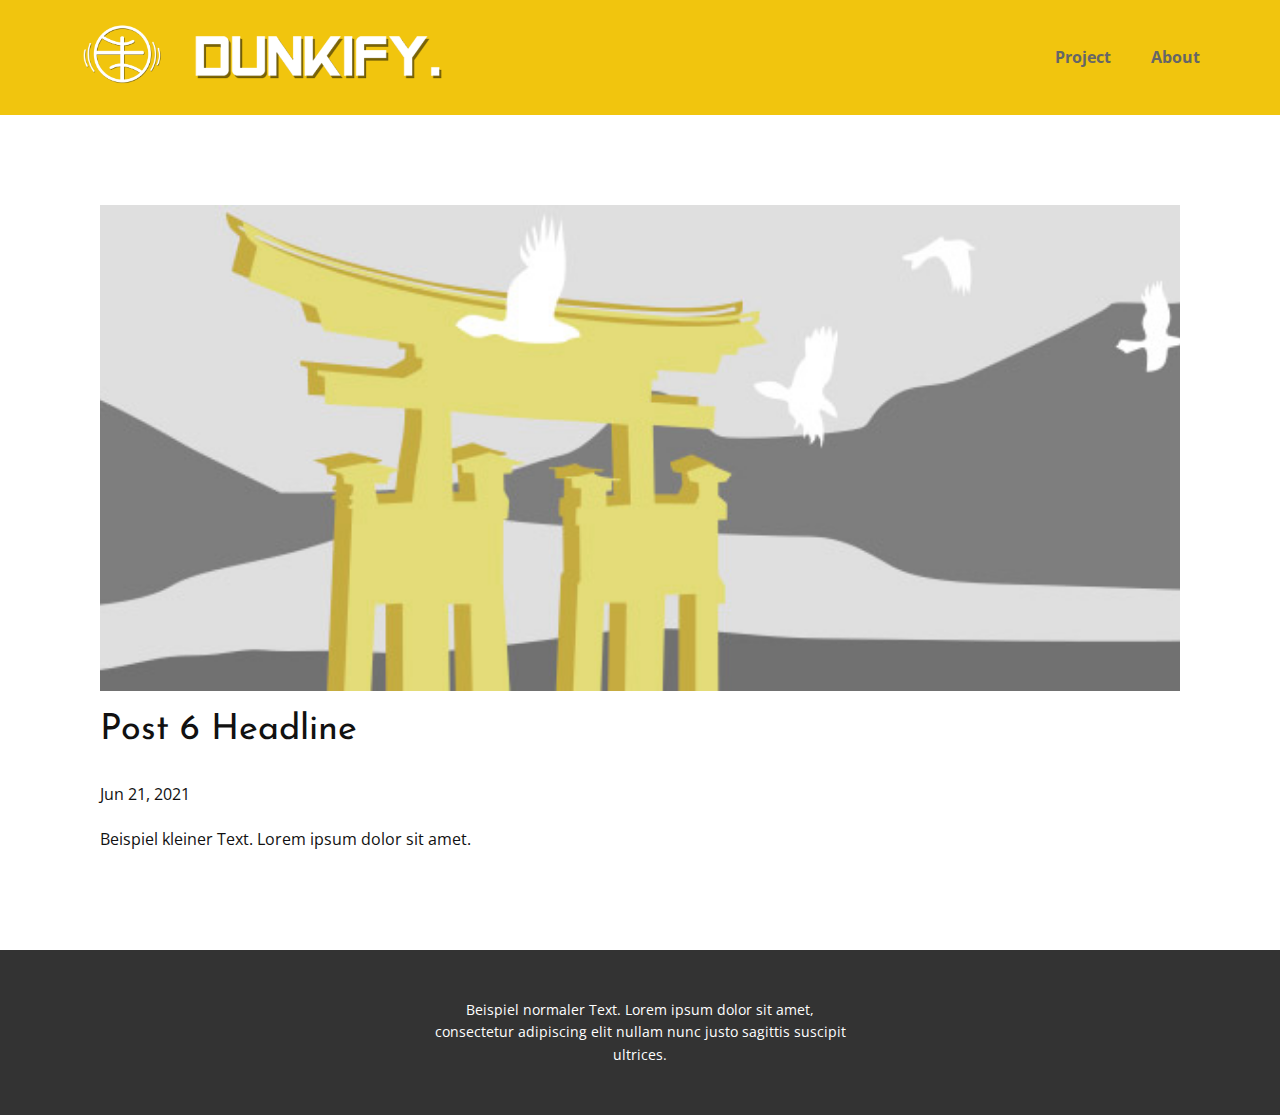
<file: blog/post-5.html>
<!doctype html>
<html style="font-size: 16px;" lang="en"><head>
    <meta name="viewport" content="width=device-width, initial-scale=1.0">
    <meta charset="utf-8">
    <meta name="keywords" content="Post 1 Headline">
    <meta name="description" content="">
    <meta name="page_type" content="np-template-header-footer-from-plugin">
    <title>Post 6 Headline</title>
    <link rel="stylesheet" href="../nicepage.css" media="screen">
<link rel="stylesheet" href="../Post-Template.css" media="screen">
    <script class="u-script" type="text/javascript" src="../jquery.js" defer=""></script>
    <script class="u-script" type="text/javascript" src="../nicepage.js" defer=""></script>
    <meta name="generator" content="Nicepage 3.17.5, nicepage.com">
    <link id="u-theme-google-font" rel="stylesheet" href="https://fonts.googleapis.com/css?family=Open+Sans:300,300i,400,400i,600,600i,700,700i,800,800i|Josefin+Sans:100,100i,200,200i,300,300i,400,400i,500,500i,600,600i,700,700i">
    
    
    
    <script type="application/ld+json">{
		"@context": "http://schema.org",
		"@type": "Organization",
		"name": "Dunkify",
		"logo": "images/LogoDunkify.png"
}</script>
    <meta property="og:title" content="Post Template">
    <meta property="og:type" content="website">
    <meta name="theme-color" content="#478ac9">
  </head>
  <body class="u-body"><header class="u-clearfix u-header u-palette-3-base u-header" id="sec-c689"><div class="u-clearfix u-sheet u-sheet-1">
        <a href="https://nicepage.com" class="u-image u-logo u-image-1" data-image-width="983" data-image-height="861">
          <img src="../images/LogoDunkify.png" class="u-logo-image u-logo-image-1" data-image-width="79">
        </a>
        <nav class="u-menu u-menu-dropdown u-offcanvas u-menu-1">
          <div class="menu-collapse" style="font-size: 1rem; letter-spacing: 0px; font-weight: 700;">
            <a class="u-button-style u-custom-active-border-color u-custom-active-color u-custom-border u-custom-border-color u-custom-borders u-custom-hover-border-color u-custom-hover-color u-custom-left-right-menu-spacing u-custom-padding-bottom u-custom-text-active-color u-custom-text-color u-custom-text-hover-color u-custom-top-bottom-menu-spacing u-nav-link u-text-active-palette-1-base u-text-hover-palette-2-base" href="#">
              <svg><use xmlns:xlink="http://www.w3.org/1999/xlink" xlink:href="#menu-hamburger"></use></svg>
              <svg version="1.1" xmlns="http://www.w3.org/2000/svg" xmlns:xlink="http://www.w3.org/1999/xlink"><defs><symbol id="menu-hamburger" viewBox="0 0 16 16" style="width: 16px; height: 16px;"><rect y="1" width="16" height="2"></rect><rect y="7" width="16" height="2"></rect><rect y="13" width="16" height="2"></rect>
</symbol>
</defs></svg>
            </a>
          </div>
          <div class="u-custom-menu u-nav-container">
            <ul class="u-nav u-spacing-20 u-unstyled u-nav-1"><li class="u-nav-item"><a class="u-border-active-palette-1-base u-border-hover-palette-1-base u-border-no-left u-border-no-right u-border-no-top u-button-style u-nav-link u-text-active-white u-text-grey-60 u-text-hover-palette-2-base" href="../Project.html" style="padding: 10px;">Project</a>
</li><li class="u-nav-item"><a class="u-border-active-palette-1-base u-border-hover-palette-1-base u-border-no-left u-border-no-right u-border-no-top u-button-style u-nav-link u-text-active-white u-text-grey-60 u-text-hover-palette-2-base" href="../About.html" style="padding: 10px;">About</a>
</li></ul>
          </div>
          <div class="u-custom-menu u-nav-container-collapse">
            <div class="u-black u-container-style u-inner-container-layout u-opacity u-opacity-95 u-sidenav">
              <div class="u-sidenav-overflow">
                <div class="u-menu-close"></div>
                <ul class="u-align-center u-nav u-popupmenu-items u-unstyled u-nav-2"><li class="u-nav-item"><a class="u-button-style u-nav-link" href="../Project.html" style="padding: 10px 20px;">Project</a>
</li><li class="u-nav-item"><a class="u-button-style u-nav-link" href="../About.html" style="padding: 10px 20px;">About</a>
</li></ul>
              </div>
            </div>
            <div class="u-black u-menu-overlay u-opacity u-opacity-70"></div>
          </div>
        </nav>
        <img class="u-image u-image-default u-image-2" src="../images/TitleDunkify.png" alt="" data-image-width="983" data-image-height="234">
      </div></header>
    <section class="u-align-center u-clearfix u-section-1" id="sec-286d">
      <div class="u-clearfix u-sheet u-valign-middle-md u-valign-middle-sm u-valign-middle-xs u-sheet-1"><!--post_details--><!--post_details_options_json--><!--{"source":""}--><!--/post_details_options_json--><!--blog_post-->
        <div class="u-container-style u-expanded-width u-post-details u-post-details-1">
          <div class="u-container-layout u-valign-middle u-container-layout-1"><!--blog_post_image-->
            <img alt="" class="u-blog-control u-expanded-width u-image u-image-default u-image-1" src="[data-uri]"><!--/blog_post_image--><!--blog_post_header-->
            <h2 class="u-blog-control u-text u-text-1">Post 6 Headline</h2><!--/blog_post_header--><!--blog_post_metadata-->
            <div class="u-blog-control u-metadata u-metadata-1"><!--blog_post_metadata_date-->
              <span class="u-meta-date u-meta-icon">Jun 21, 2021</span><!--/blog_post_metadata_date--><!--blog_post_metadata_category-->
              <!--/blog_post_metadata_category--><!--blog_post_metadata_comments-->
              <!--/blog_post_metadata_comments-->
            </div><!--/blog_post_metadata--><!--blog_post_content-->
            <div class="u-align-justify u-blog-control u-post-content u-text u-text-2 fr-view">
  Beispiel kleiner Text. Lorem ipsum dolor sit amet.
  </div><!--/blog_post_content-->
          </div>
        </div><!--/blog_post--><!--/post_details-->
      </div>
    </section>
    
    
    
    <footer class="u-align-center u-clearfix u-footer u-grey-80 u-footer" id="sec-7fc4"><div class="u-clearfix u-sheet u-sheet-1">
        <p class="u-small-text u-text u-text-variant u-text-1">Beispiel normaler Text. Lorem ipsum dolor sit amet, consectetur adipiscing elit nullam nunc justo sagittis suscipit ultrices.</p>
      </div></footer>
  
</body></html>
</file>
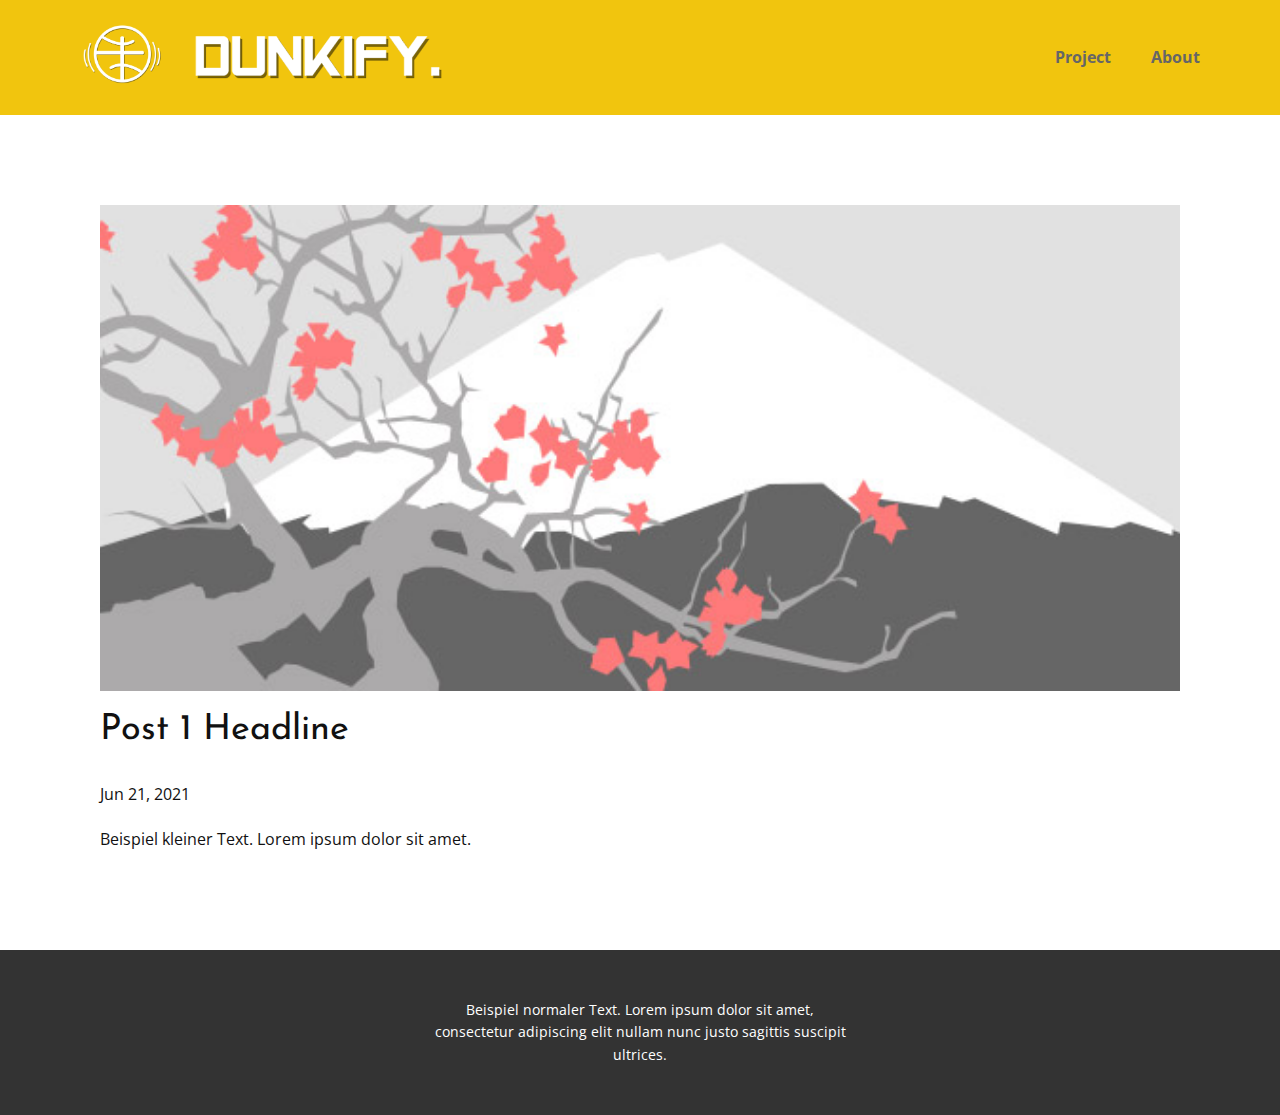
<file: blog/post.html>
<!doctype html>
<html style="font-size: 16px;" lang="en"><head>
    <meta name="viewport" content="width=device-width, initial-scale=1.0">
    <meta charset="utf-8">
    <meta name="keywords" content="Post 1 Headline">
    <meta name="description" content="">
    <meta name="page_type" content="np-template-header-footer-from-plugin">
    <title>Post 1 Headline</title>
    <link rel="stylesheet" href="../nicepage.css" media="screen">
<link rel="stylesheet" href="../Post-Template.css" media="screen">
    <script class="u-script" type="text/javascript" src="../jquery.js" defer=""></script>
    <script class="u-script" type="text/javascript" src="../nicepage.js" defer=""></script>
    <meta name="generator" content="Nicepage 3.17.5, nicepage.com">
    <link id="u-theme-google-font" rel="stylesheet" href="https://fonts.googleapis.com/css?family=Open+Sans:300,300i,400,400i,600,600i,700,700i,800,800i|Josefin+Sans:100,100i,200,200i,300,300i,400,400i,500,500i,600,600i,700,700i">
    
    
    
    <script type="application/ld+json">{
		"@context": "http://schema.org",
		"@type": "Organization",
		"name": "Dunkify",
		"logo": "images/LogoDunkify.png"
}</script>
    <meta property="og:title" content="Post Template">
    <meta property="og:type" content="website">
    <meta name="theme-color" content="#478ac9">
  </head>
  <body class="u-body"><header class="u-clearfix u-header u-palette-3-base u-header" id="sec-c689"><div class="u-clearfix u-sheet u-sheet-1">
        <a href="https://nicepage.com" class="u-image u-logo u-image-1" data-image-width="983" data-image-height="861">
          <img src="../images/LogoDunkify.png" class="u-logo-image u-logo-image-1" data-image-width="79">
        </a>
        <nav class="u-menu u-menu-dropdown u-offcanvas u-menu-1">
          <div class="menu-collapse" style="font-size: 1rem; letter-spacing: 0px; font-weight: 700;">
            <a class="u-button-style u-custom-active-border-color u-custom-active-color u-custom-border u-custom-border-color u-custom-borders u-custom-hover-border-color u-custom-hover-color u-custom-left-right-menu-spacing u-custom-padding-bottom u-custom-text-active-color u-custom-text-color u-custom-text-hover-color u-custom-top-bottom-menu-spacing u-nav-link u-text-active-palette-1-base u-text-hover-palette-2-base" href="#">
              <svg><use xmlns:xlink="http://www.w3.org/1999/xlink" xlink:href="#menu-hamburger"></use></svg>
              <svg version="1.1" xmlns="http://www.w3.org/2000/svg" xmlns:xlink="http://www.w3.org/1999/xlink"><defs><symbol id="menu-hamburger" viewBox="0 0 16 16" style="width: 16px; height: 16px;"><rect y="1" width="16" height="2"></rect><rect y="7" width="16" height="2"></rect><rect y="13" width="16" height="2"></rect>
</symbol>
</defs></svg>
            </a>
          </div>
          <div class="u-custom-menu u-nav-container">
            <ul class="u-nav u-spacing-20 u-unstyled u-nav-1"><li class="u-nav-item"><a class="u-border-active-palette-1-base u-border-hover-palette-1-base u-border-no-left u-border-no-right u-border-no-top u-button-style u-nav-link u-text-active-white u-text-grey-60 u-text-hover-palette-2-base" href="../Project.html" style="padding: 10px;">Project</a>
</li><li class="u-nav-item"><a class="u-border-active-palette-1-base u-border-hover-palette-1-base u-border-no-left u-border-no-right u-border-no-top u-button-style u-nav-link u-text-active-white u-text-grey-60 u-text-hover-palette-2-base" href="../About.html" style="padding: 10px;">About</a>
</li></ul>
          </div>
          <div class="u-custom-menu u-nav-container-collapse">
            <div class="u-black u-container-style u-inner-container-layout u-opacity u-opacity-95 u-sidenav">
              <div class="u-sidenav-overflow">
                <div class="u-menu-close"></div>
                <ul class="u-align-center u-nav u-popupmenu-items u-unstyled u-nav-2"><li class="u-nav-item"><a class="u-button-style u-nav-link" href="../Project.html" style="padding: 10px 20px;">Project</a>
</li><li class="u-nav-item"><a class="u-button-style u-nav-link" href="../About.html" style="padding: 10px 20px;">About</a>
</li></ul>
              </div>
            </div>
            <div class="u-black u-menu-overlay u-opacity u-opacity-70"></div>
          </div>
        </nav>
        <img class="u-image u-image-default u-image-2" src="../images/TitleDunkify.png" alt="" data-image-width="983" data-image-height="234">
      </div></header>
    <section class="u-align-center u-clearfix u-section-1" id="sec-286d">
      <div class="u-clearfix u-sheet u-valign-middle-md u-valign-middle-sm u-valign-middle-xs u-sheet-1"><!--post_details--><!--post_details_options_json--><!--{"source":""}--><!--/post_details_options_json--><!--blog_post-->
        <div class="u-container-style u-expanded-width u-post-details u-post-details-1">
          <div class="u-container-layout u-valign-middle u-container-layout-1"><!--blog_post_image-->
            <img alt="" class="u-blog-control u-expanded-width u-image u-image-default u-image-1" src="[data-uri]"><!--/blog_post_image--><!--blog_post_header-->
            <h2 class="u-blog-control u-text u-text-1">Post 1 Headline</h2><!--/blog_post_header--><!--blog_post_metadata-->
            <div class="u-blog-control u-metadata u-metadata-1"><!--blog_post_metadata_date-->
              <span class="u-meta-date u-meta-icon">Jun 21, 2021</span><!--/blog_post_metadata_date--><!--blog_post_metadata_category-->
              <!--/blog_post_metadata_category--><!--blog_post_metadata_comments-->
              <!--/blog_post_metadata_comments-->
            </div><!--/blog_post_metadata--><!--blog_post_content-->
            <div class="u-align-justify u-blog-control u-post-content u-text u-text-2 fr-view">
  Beispiel kleiner Text. Lorem ipsum dolor sit amet.
  </div><!--/blog_post_content-->
          </div>
        </div><!--/blog_post--><!--/post_details-->
      </div>
    </section>
    
    
    
    <footer class="u-align-center u-clearfix u-footer u-grey-80 u-footer" id="sec-7fc4"><div class="u-clearfix u-sheet u-sheet-1">
        <p class="u-small-text u-text u-text-variant u-text-1">Beispiel normaler Text. Lorem ipsum dolor sit amet, consectetur adipiscing elit nullam nunc justo sagittis suscipit ultrices.</p>
      </div></footer>
  
</body></html>
</file>
